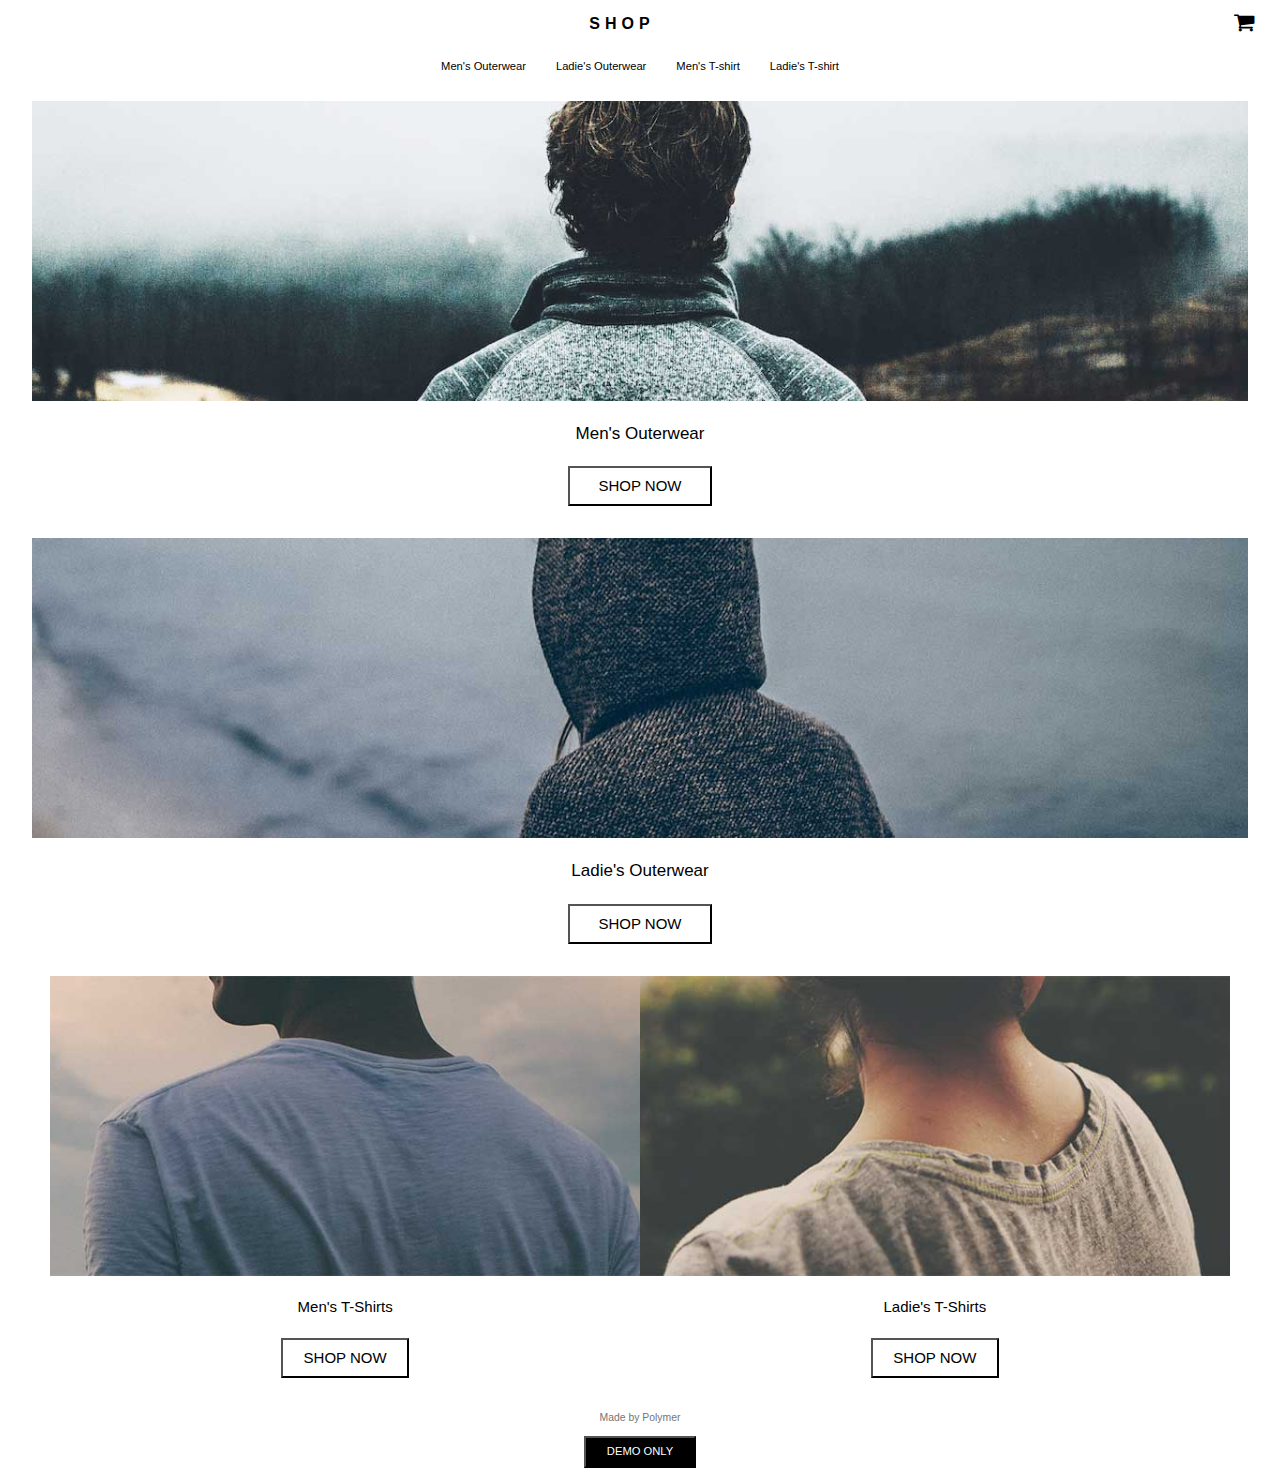
<file: index.html>
<!DOCTYPE html>
<html lang="en">
  <head>
    <meta charset="UTF-8" />
    <meta name="viewport" content="width=device-width, initial-scale=1.0" />
    <link rel="stylesheet" href="../styles/reset.css" />
    <link rel="icon" type="image/png" sizes="32x32" href="../icon.png" />
    <link
      rel="stylesheet"
      href="https://cdnjs.cloudflare.com/ajax/libs/font-awesome/4.7.0/css/font-awesome.min.css"
    />
    <link rel="stylesheet" href="../styles/styles.css" />
    <title>Home - SHOP</title>
  </head>
  <body>
    <header class="header">
      <div class="navbar">
        <input type="checkbox" id="menu-toggle" class="navdiv" />
        <label for="menu-toggle" class="burger-menu">
          <i class="fa fa-bars" style="font-size: 17px"></i>
        </label>
        <div class="menu-container">
          <nav class="menu-links">
            <a href="./mens-outerwear.html">Men's Outerwear</a>
            <a href="./ladies-outerwear.html">Ladie's Outerwear</a>
            <a href="./men-t-shirts.html">Men's T-shirt</a>
            <a href="./ladies-t-shirts.html">ladie's T-shirt</a>
          </nav>
        </div>
        <label for="menu-toggle" class="overlay"></label>
      </div>

      <a href=""><h1 class="heading">SHOP</h1></a>
      <a href="./cart.html"><i class="fa fa-shopping-cart" style="font-size: 22px"></i></a>
    </header>
    <header class="desktop-header">
      <div class="desktop-menu-container">
        <nav class="desktop-menu-links">
          <a href="./mens-outerwear.html">Men's Outerwear</a>
          <a href="./ladies-outerwear.html">Ladie's Outerwear</a>
          <a href="./men-t-shirts.html">Men's T-shirt</a>
          <a href="./ladies-t-shirts.html">Ladie's T-shirt</a>
        </nav>
      </div>
    </header>
    <main class="main-container">
        <section class="mens-outerwear">
            <a href="./mens-outerwear.html"><img src="../images/mens_outerwear.jpg" alt="this is image" id="mens-outerwear-image"></a>
            <p>Men's Outerwear</p>
            <a href="./mens-outerwear.html"><button>SHOP NOW</button></a>
        </section>
        <section class="ladies-outerwear">
            <a href="./ladies-outerwear.html"><img src="../images/ladies_outerwear.jpg" alt="this is image" id="ladies-outerwear-image"></a>
            <p>Ladie's Outerwear</p>
            <a href="./ladies-outerwear.html"><button>SHOP NOW</button></a>
        </section>
        <section class="t-shirts">
            <section class="mens-t-shirts">
                <a href="./men-t-shirts.html"><img src="../images/mens_tshirts.jpg" alt="this is image" id="mens-t-shirts-image"></a>
                <p>Men's T-Shirts</p>
                <a href="./men-t-shirts.html"><button>SHOP NOW</button></a>
            </section>
            <section class="ladies-t-shirts">
                <a href="./ladies-t-shirts.html"><img src="../images/ladies_tshirts.jpg" alt="this is image" id="ladies-t-shirts-image"></a>
                <p>Ladie's T-Shirts</p>
                <a href="./ladies-t-shirts.html"><button>SHOP NOW</button></a>
            </section>
        </section>
    </main>
    <footer class="footer-class">
        <p>Made by Polymer</p>
        <button>DEMO ONLY</button>
    </footer>
  </body>
</html>
</file>
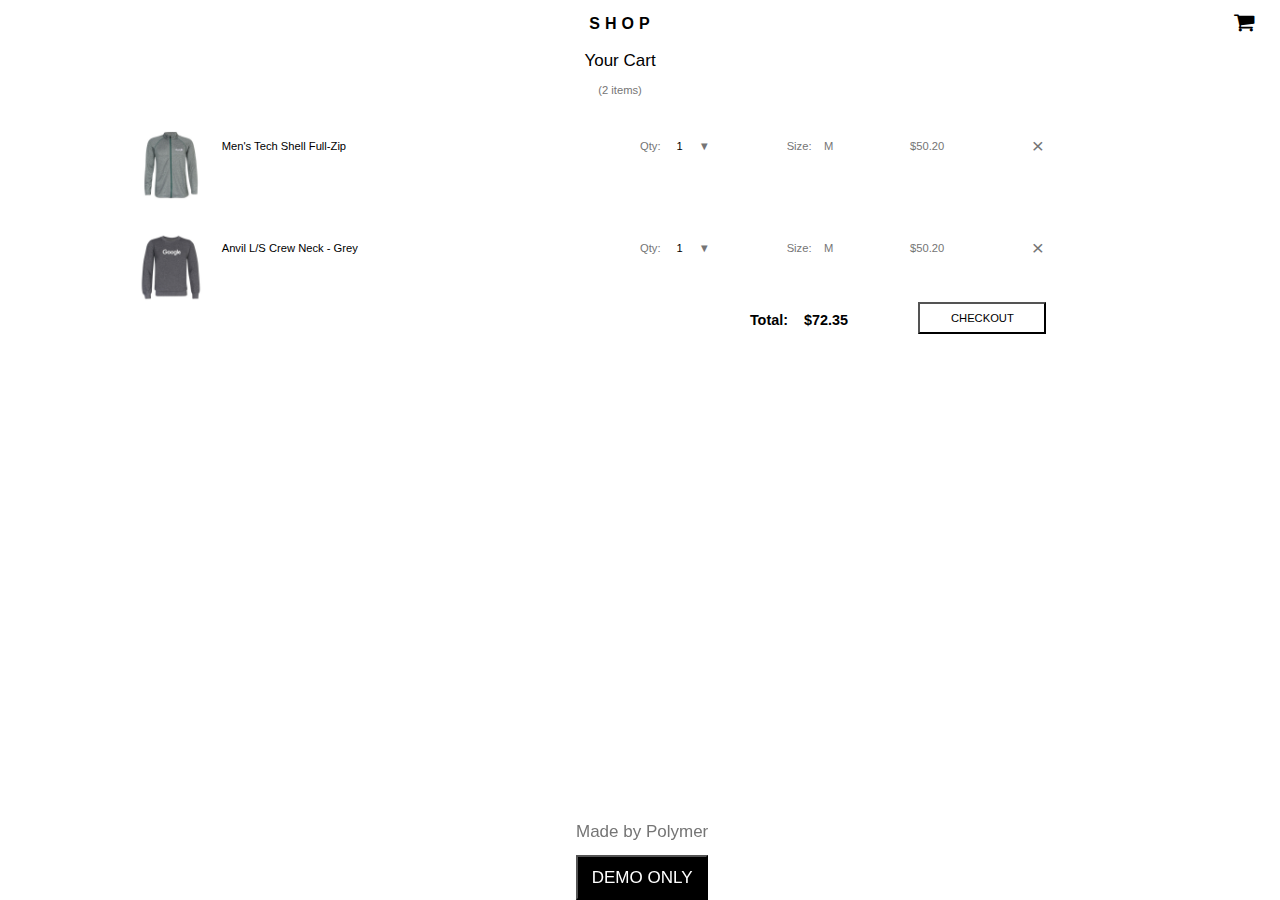
<file: cart.html>
<!DOCTYPE html>
<html lang="en">
  <head>
    <meta charset="UTF-8" />
    <meta name="viewport" content="width=device-width, initial-scale=1.0" />
    <link rel="stylesheet" href="../styles/reset.css" />
    <link rel="icon" type="image/png" sizes="32x32" href="../icon.png" />
    <link
      rel="stylesheet"
      href="https://cdnjs.cloudflare.com/ajax/libs/font-awesome/4.7.0/css/font-awesome.min.css"
    />
    <link rel="stylesheet" href="../styles/styles.css" />
    <title>Your cart - SHOP</title>
  </head>
  <body>
    <header class="header">
      <div class="navbar">
        <input type="checkbox" id="menu-toggle" class="navdiv" />
        <label for="menu-toggle" class="burger-menu">
          <i class="fa fa-bars" style="font-size: 17px"></i>
        </label>
        <div class="menu-container">
          <nav class="menu-links">
            <a href="./mens-outerwear.html">Men's Outerwear</a>
            <a href="./ladies-outerwear.html">Ladie's Outerwear</a>
            <a href="./men-t-shirts.html">Men's T-shirt</a>
            <a href="./ladies-t-shirts.html">ladie's T-shirt</a>
          </nav>
        </div>
        <label for="menu-toggle" class="overlay"></label>
      </div>

      <a href="./index.html"><h1 class="heading">SHOP</h1></a>
      <a href="./cart.html"><i class="fa fa-shopping-cart" style="font-size: 22px"></i></a>
    </header>
    <main class="cart-container">
        <section class="details-header">
            <p>Your Cart</p>
            <p class="item-numbers">(2 items)</p>
        </section>
        <section class="cart-class">
            <img src="../images/mes_outerwear/mens-outerwear-1.jpg">
            <p id="name-seperator">Men's Tech Shell Full-Zip</p>
            <section class="product-details">
                <section class="product-numbers">
                    <p>Qty:</p>
                    <p style="color: black;">1</p>
                    <p>&#9660;</p>
                </section>
                <p>Size:&nbsp;&nbsp;&nbsp;&nbsp;M</p>
                <p>&dollar;50.20</p>
            </section>
            <p class="x-symbol">&times;</p>
        </section>
        <section class="cart-class">
            <img src="../images/mes_outerwear/mens-outerwear-2.jpg">
            <p id="name-seperator">Anvil L/S Crew Neck - Grey</p>
            <section class="product-details">
                <section class="product-numbers">
                    <p>Qty:</p>
                    <p style="color: black;">1</p>
                    <p>&#9660;</p>
                </section>
                <p>Size:&nbsp;&nbsp;&nbsp;&nbsp;M</p>
                <p>&dollar;50.20</p>
            </section>
            <p class="x-symbol">&times;</p>
        </section>
        <section class="cart-total-button">
            <h1 class="total">Total:&nbsp;&nbsp;&nbsp;&nbsp;&dollar;72.35</h1>
            <a href="./checkout.html"><button class="checkout-button">CHECKOUT</button></a>
        </section>
    </main>
    
    <footer id="footer-class-cart" >
        <p>Made by Polymer</p>
        <button>DEMO ONLY</button>
      </footer>
    </body>
  </html>
</file>
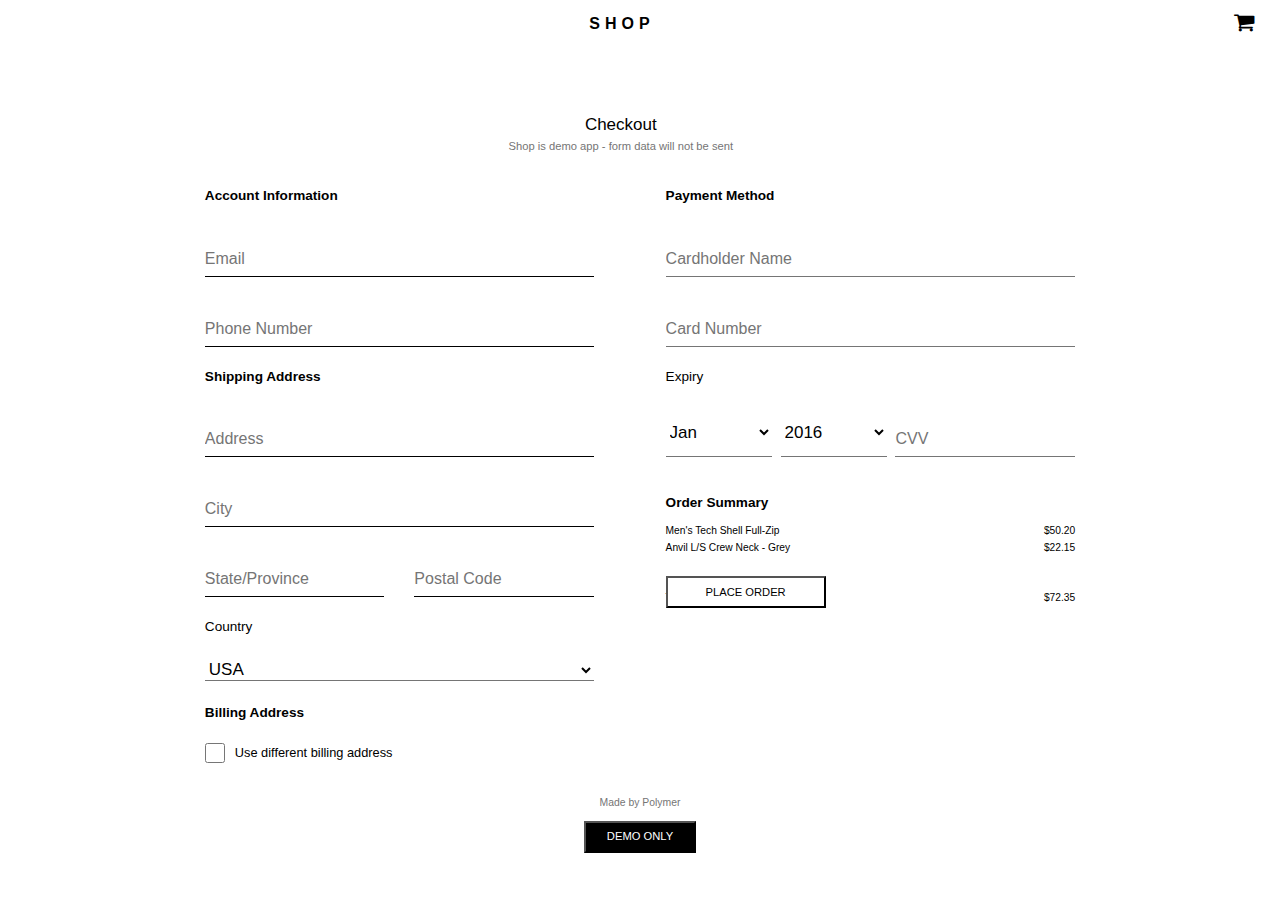
<file: checkout.html>
<!DOCTYPE html>
<html lang="en">
  <head>
    <meta charset="UTF-8" />
    <meta name="viewport" content="width=device-width, initial-scale=1.0" />
    <link rel="stylesheet" href="../styles/reset.css" />
    <link rel="icon" type="image/png" sizes="32x32" href="../icon.png" />
    <link
      rel="stylesheet"
      href="https://cdnjs.cloudflare.com/ajax/libs/font-awesome/4.7.0/css/font-awesome.min.css"
    />
    <link rel="stylesheet" href="../styles/styles.css" />
    <title>Checkout - SHOP</title>
  </head>
  <body>
    <header class="header">
      <div class="navbar">
        <input type="checkbox" id="menu-toggle" class="navdiv" />
        <label for="menu-toggle" class="burger-menu">
          <i class="fa fa-bars" style="font-size: 17px"></i>
        </label>
        <div class="menu-container">
          <nav class="menu-links">
            <a href="./mens-outerwear.html">Men's Outerwear</a>
            <a href="./ladies-outerwear.html">Ladie's Outerwear</a>
            <a href="./men-t-shirts.html">Men's T-shirt</a>
            <a href="./ladies-t-shirts.html">ladie's T-shirt</a>
          </nav>
        </div>
        <label for="menu-toggle" class="overlay"></label>
      </div>

      <a href="./index.html"><h1 class="heading">SHOP</h1></a>
      <a href="./cart.html"
        ><i class="fa fa-shopping-cart" style="font-size: 22px"></i
      ></a>
    </header>
    <main>
      <section class="form-header">
        <p>Checkout</p>
        <p class="item-numbers">
          Shop is demo app - form data will not be sent
        </p>
      </section>
      <section class="details-form">
        <section class="personal-details-main">
          <form class="personal-details" action="">
            <h2>Account Information</h2>
            <div class="input-container">
              <input type="email" name="email" placeholder="Email" required />
            </div>
            <div class="input-container">
              <input
                type="number"
                name="phone"
                placeholder="Phone Number"
                required
              />
            </div>
            <h2>Shipping Address</h2>
            <div class="input-container">
              <input
                type="text"
                name="Address"
                placeholder="Address"
                required
              />
            </div>
            <div class="input-container">
              <input type="text" name="city" placeholder="City" required />
            </div>
            <div class="costal">
              <div class="input-container">
                <input
                  type="text"
                  name="State"
                  placeholder="State/Province"
                  required
                />
              </div>
              <div class="input-container">
                <input
                  type="text"
                  name="Zip"
                  placeholder="Postal Code"
                  required
                />
              </div>
            </div>
            <p>Country</p>
            <div class="input-container">
              <select>
                <option>USA</option>
                <option>Canada</option>
              </select>
            </div>
            <h2>Billing Address</h2>
            <div class="checkbox-class">
              <input type="checkbox" />
              <label> Use different billing address</label>
            </div>
            <div id="billing-address">
              <div class="input-container">
                <input
                  type="text"
                  name="Address"
                  placeholder="Address"
                  required
                />
              </div>
              <div class="input-container">
                <input type="text" name="city" placeholder="City" required />
              </div>
              <div class="costal">
                <div class="input-container">
                  <input
                    type="text"
                    name="State"
                    placeholder="State/Province"
                    required
                  />
                </div>
                <div class="input-container">
                  <input
                    type="text"
                    name="Zip"
                    placeholder="Postal Code"
                    required
                  />
                </div>
              </div>
              <p>Country</p>
              <div class="input-container">
                <select>
                  <option>USA</option>
                  <option>Canada</option>
                </select>
              </div>
            </div>
          </form>
        </section>

        <section class="payment-details">
          <h2>Payment Method</h2>
          <div class="input-container">
            <input type="text" name="name" placeholder="Cardholder Name" />
          </div>
          <div class="input-container">
            <input type="number" placeholder="Card Number" />
          </div>
          <p>Expiry</p>
          <div class="dates-sections">
            <select>
              <option>Jan</option>
              <option>Feb</option>
              <option>Mar</option>
              <option>Apr</option>
              <option>May</option>
              <option>Jun</option>
              <option>Jul</option>
              <option>Aug</option>
              <option>Sep</option>
              <option>Oct</option>
              <option>Nov</option>
              <option>Dec</option>
            </select>
            <select>
              <option>2016</option>
              <option>2017</option>
              <option>2018</option>
              <option>2019</option>
              <option>2020</option>
              <option>2021</option>
              <option>2022</option>
              <option>2023</option>
              <option>2024</option>
              <option>2025</option>
              <option>2026</option>
              <option>2027</option>
            </select>
            <div class="input-container">
              <input type="text" placeholder="CVV" id="CVV" />
            </div>
          </div>
          <div class="order-summary">
            <h2>Order Summary</h2>
            <div class="item1 items">
              <p>Men's Tech Shell Full-Zip</p>
              <p class="item-cost">$50.20</p>
            </div>
            <div class="item2 items">
              <p class="item-cost">Anvil L/S Crew Neck - Grey</p>
              <p>$22.15</p>
            </div>
            <div class="items-total items">
              <p>Total</p>
              <p class="item-cost">$72.35</p>
            </div>
          </div>
          <button type="submit" form="myForm" class="place-order-button">
            PLACE ORDER
          </button>
        </section>
      </section>
    </main>
    <footer class="footer-class" id="Checkout-footer-class">
      <p>Made by Polymer</p>
      <button>DEMO ONLY</button>
    </footer>
  </body>
</html>
</file>
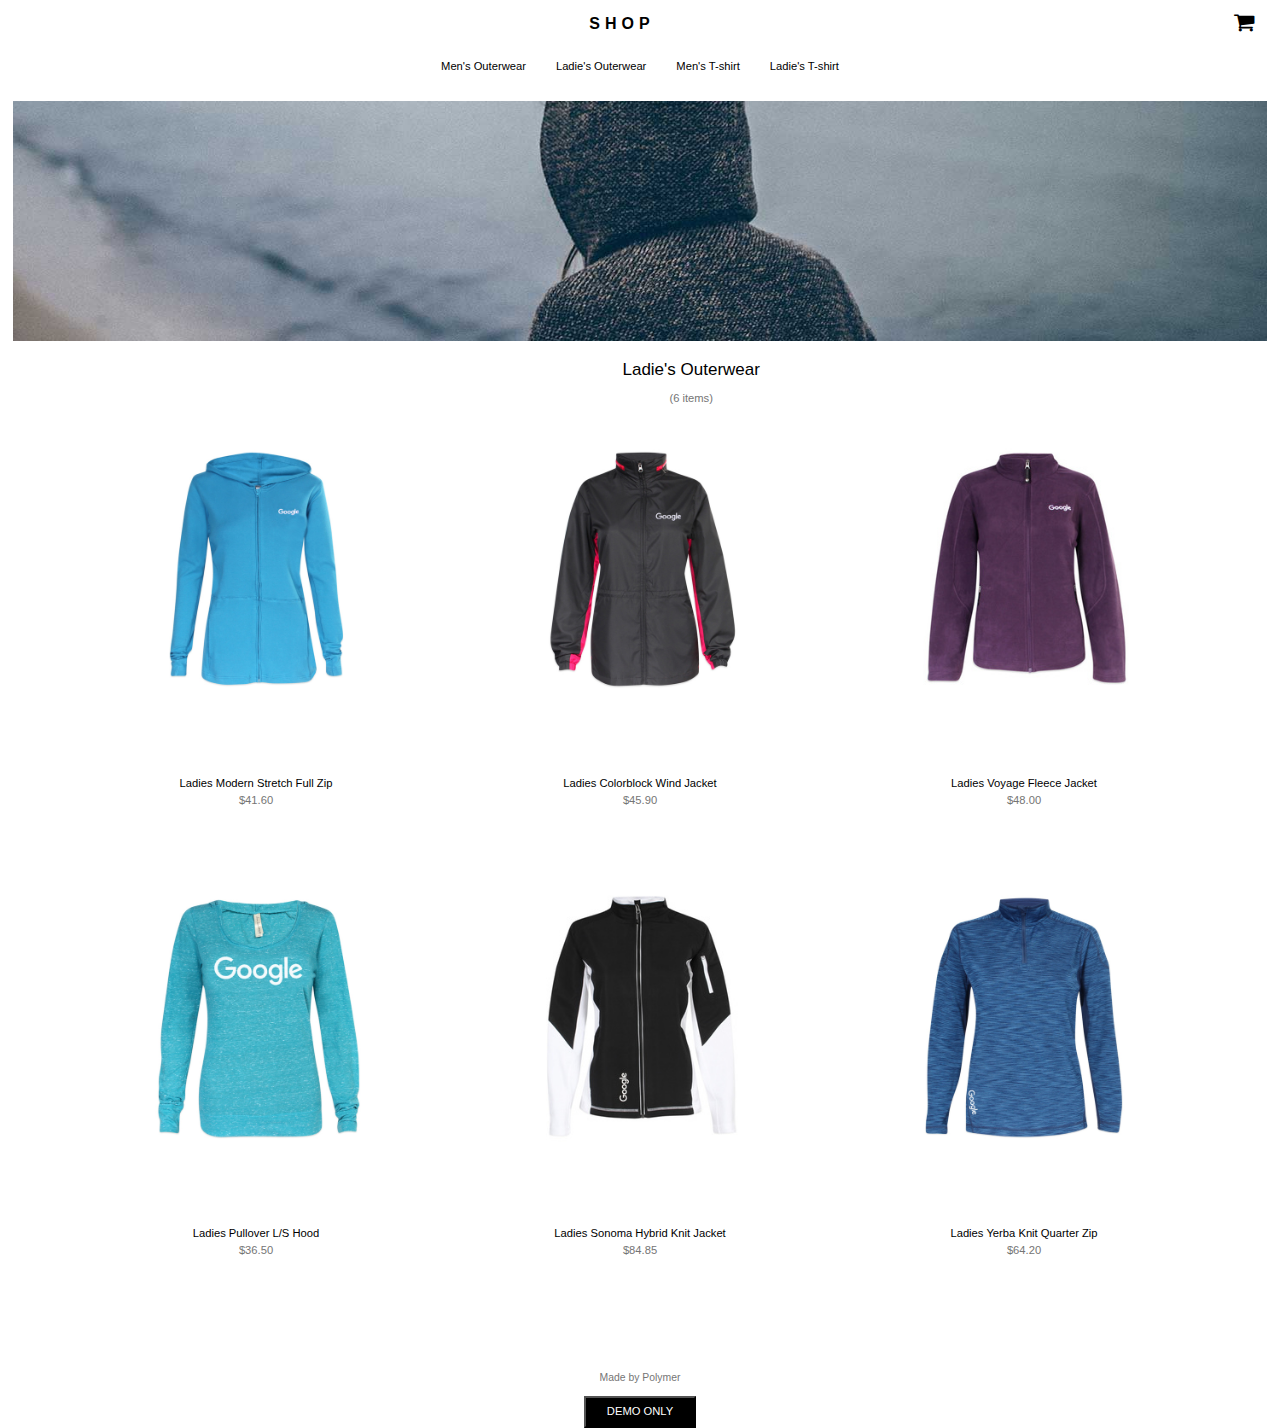
<file: ladies-outerwear.html>
<!DOCTYPE html>
<html lang="en">
  <head>
    <meta charset="UTF-8" />
    <meta name="viewport" content="width=device-width, initial-scale=1.0" />
    <link rel="stylesheet" href="../styles/reset.css" />
    <link rel="icon" type="image/png" sizes="32x32" href="../icon.png" />
    <link
      rel="stylesheet"
      href="https://cdnjs.cloudflare.com/ajax/libs/font-awesome/4.7.0/css/font-awesome.min.css"
    />
    <link rel="stylesheet" href="../styles/styles.css" />
    <title>Ladie's Outerwear - SHOP</title>
  </head>
  <body>
    <header class="header">
      <div class="navbar">
        <input type="checkbox" id="menu-toggle" class="navdiv" />
        <label for="menu-toggle" class="burger-menu">
          <i class="fa fa-bars" style="font-size: 17px"></i>
        </label>
        <div class="menu-container">
          <nav class="menu-links">
            <a href="./mens-outerwear.html">Men's Outerwear</a>
            <a href="./ladies-outerwear.html" id="ladies-outer">Ladie's Outerwear</a>
            <a href="./men-t-shirts.html">Men's T-shirt</a>
            <a href="./ladies-t-shirts.html">ladie's T-shirt</a>
          </nav>
        </div>
        <label for="menu-toggle" class="overlay"></label>
      </div>

      <a href="./index.html"><h1 class="heading">SHOP</h1></a>
      <a href="./cart.html"><i class="fa fa-shopping-cart" style="font-size: 22px"></i></a>
    </header>
    <header class="desktop-header">
      <div class="desktop-menu-container">
        <nav class="desktop-menu-links">
          <a href="./mens-outerwear.html">Men's Outerwear</a>
          <a href="./ladies-outerwear.html">Ladie's Outerwear</a>
          <a href="./men-t-shirts.html">Men's T-shirt</a>
          <a href="./ladies-t-shirts.html">Ladie's T-shirt</a>
        </nav>
      </div>
    </header>
    <img src="../images/ladies_outerwear.jpg" alt="image" id="desktop-ladies-outerwear-image">
    <main>
      <section class="details-header">
        <p>Ladie's Outerwear</p>
        <p class="item-numbers">(6 items)</p>
      </section>
      <section class="item-list">
        <section>
          <a href="./single-page.html">
            <img src="../images/Ladies_outerwear/ladies-outerwear-1.jpg" alt="images">
            <h3>Ladies Modern Stretch Full Zip</h3>
            <p>&dollar;41.60</p>
          </a>
        </section>
        <section>
          <a href="./single-page.html">
            <img src="../images/Ladies_outerwear/ladies-outerwear-2.jpg" alt="images">
            <h3>Ladies Colorblock Wind Jacket</h3>
            <p>&dollar;45.90</p>
          </a>
        </section>
        <section>
          <a href="./single-page.html">
            <img src="../images/Ladies_outerwear/ladies-outerwear-3.jpg" alt="images">
            <h3>Ladies Voyage Fleece Jacket</h3>
            <p>&dollar;48.00</p>
          </a>
        </section>
        <section>
          <a href="./single-page.html">
            <img src="../images/Ladies_outerwear/ladies-outerwear-4.jpg" alt="images">
            <h3>Ladies Pullover L/S Hood</h3>
            <p>&dollar;36.50</p>
          </a>
        </section>
        <section>
          <a href="./single-page.html">
            <img src="../images/Ladies_outerwear/ladies-outerwear-5.jpg" alt="images">
            <h3>Ladies Sonoma Hybrid Knit Jacket</h3>
            <p>&dollar;84.85</p>
          </a>
        </section>
        <section>
          <a href="./single-page.html">
            <img src="../images/Ladies_outerwear/ladies-outerwear-6.jpg" alt="images">
            <h3>Ladies Yerba Knit Quarter Zip</h3>
            <p>&dollar;64.20</p>
          </a>
        </section>
      </section>
    </main>
    <footer class="footer-class">
      <p>Made by Polymer</p>
      <button>DEMO ONLY</button>
    </footer>
  </body>
</html>
</file>
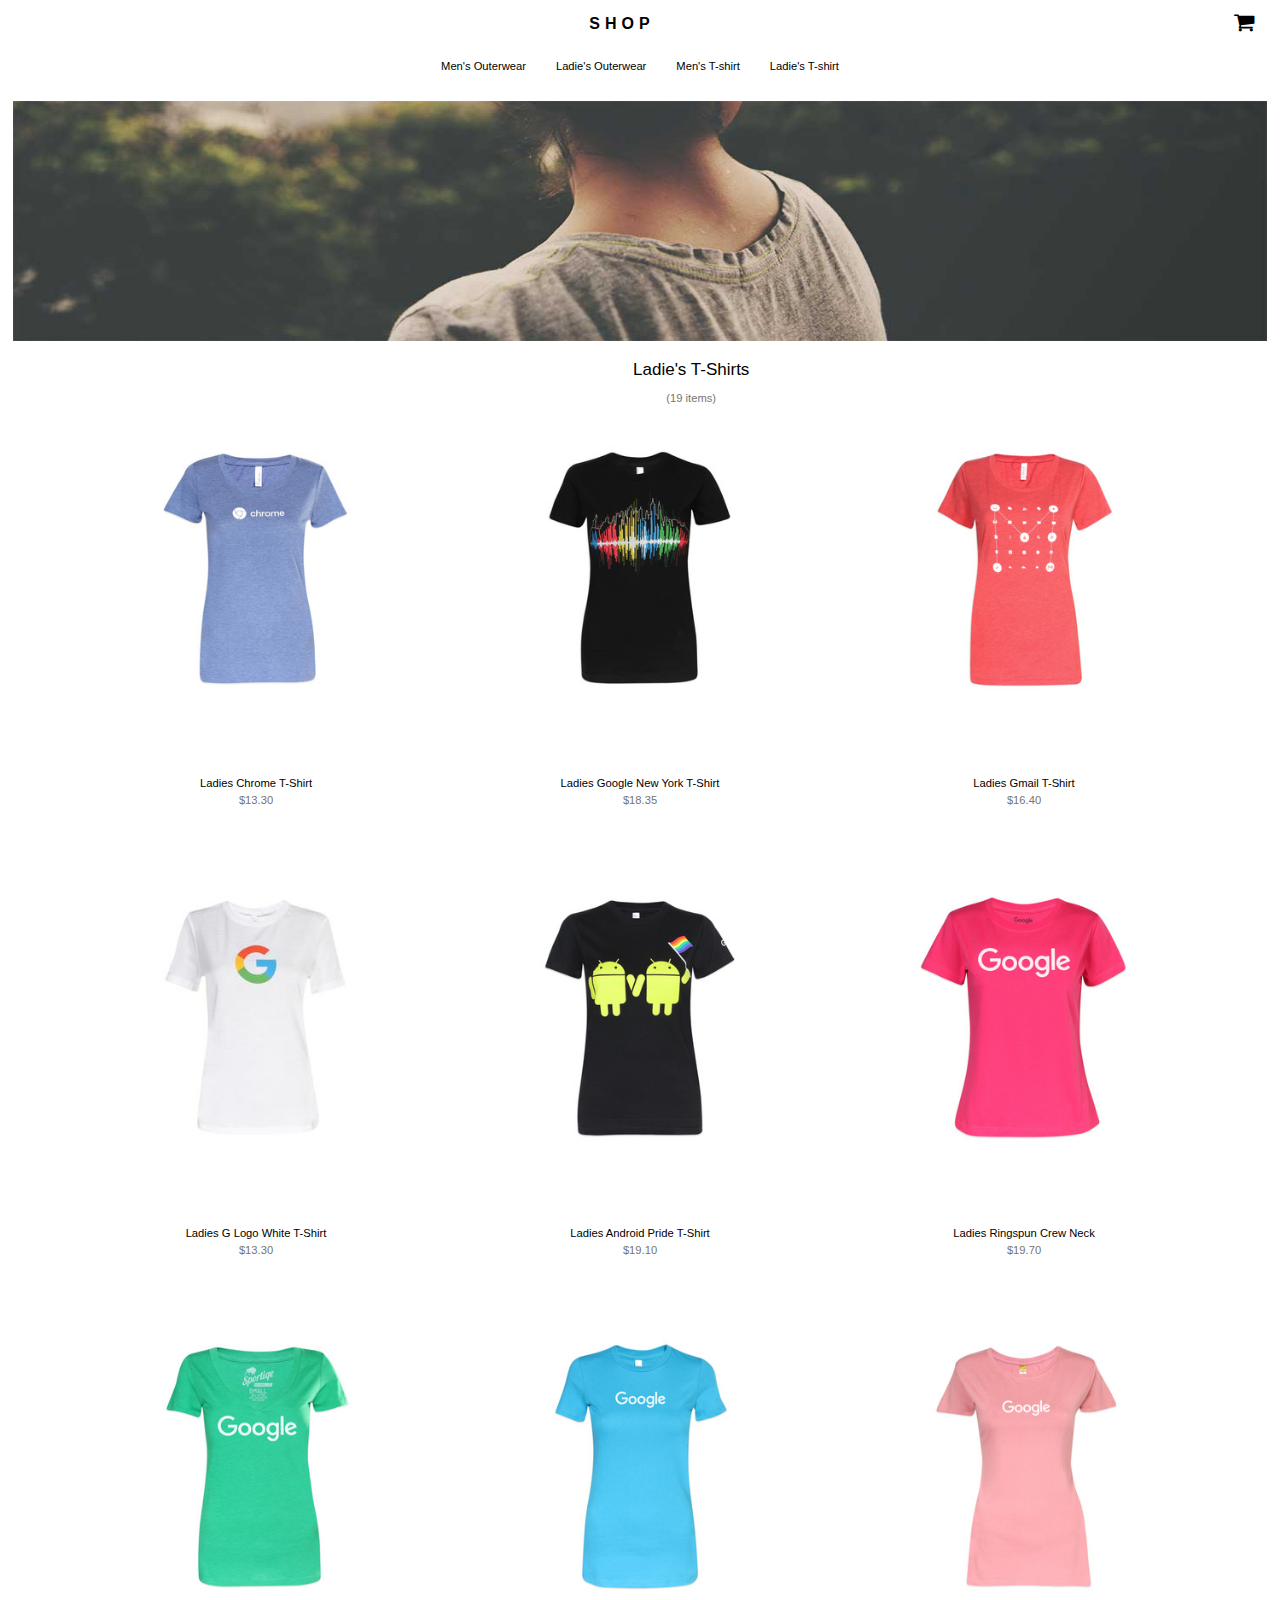
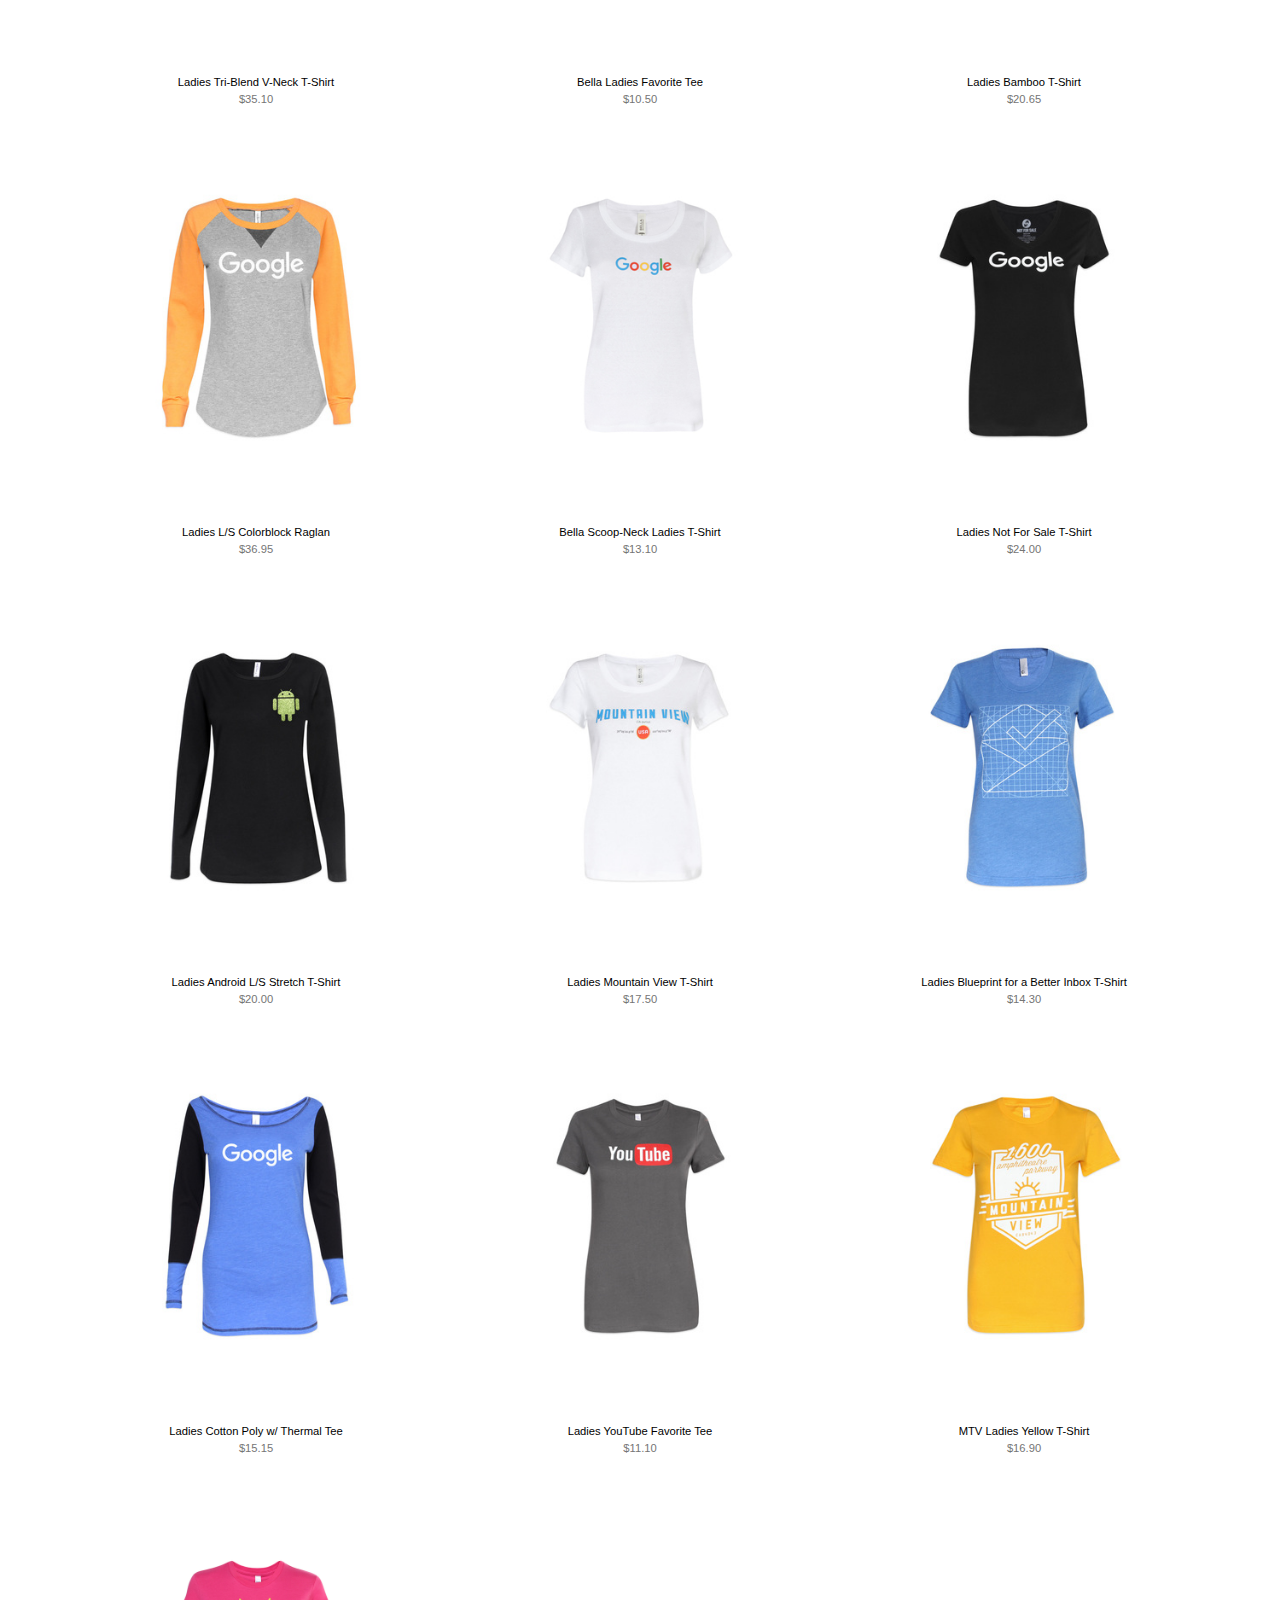
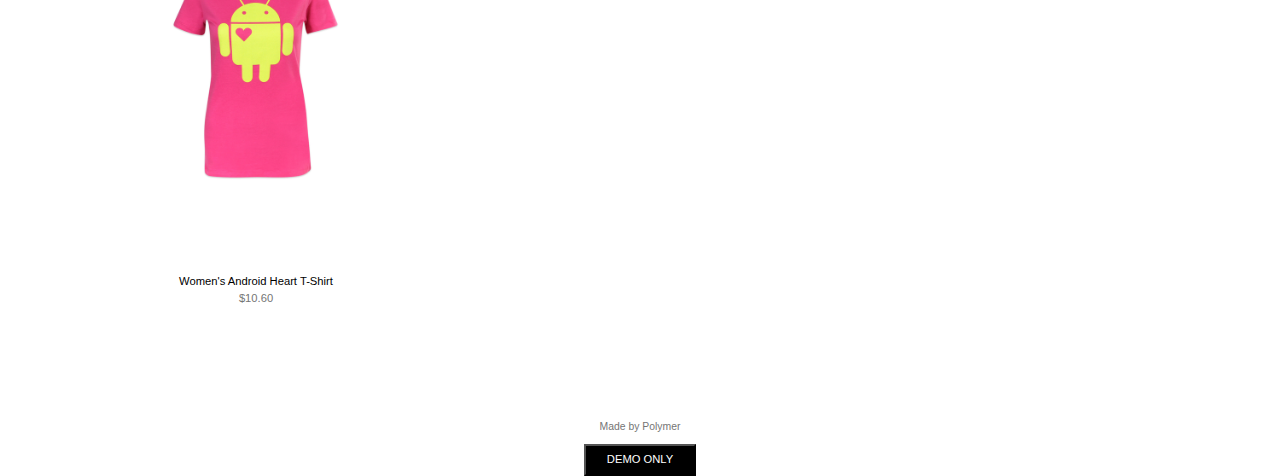
<file: ladies-t-shirts.html>
<!DOCTYPE html>
<html lang="en">
  <head>
    <meta charset="UTF-8" />
    <meta name="viewport" content="width=device-width, initial-scale=1.0" />
    <link rel="stylesheet" href="../styles/reset.css" />
    <link rel="icon" type="image/png" sizes="32x32" href="../icon.png" />
    <link
      rel="stylesheet"
      href="https://cdnjs.cloudflare.com/ajax/libs/font-awesome/4.7.0/css/font-awesome.min.css"
    />
    <link rel="stylesheet" href="../styles/styles.css" />
    <title>Ladies T-Shirts - SHOP</title>
  </head>
  <body>
    <header class="header">
      <div class="navbar">
        <input type="checkbox" id="menu-toggle" class="navdiv" />
        <label for="menu-toggle" class="burger-menu">
          <i class="fa fa-bars" style="font-size: 17px"></i>
        </label>
        <div class="menu-container">
          <nav class="menu-links">
            <a href="./mens-outerwear.html">Men's Outerwear</a>
            <a href="./ladies-outerwear.html">Ladie's Outerwear</a>
            <a href="./men-t-shirts.html">Men's T-shirt</a>
            <a href="./ladies-t-shirts.html">ladie's T-shirt</a>
          </nav>
        </div>
        <label for="menu-toggle" class="overlay"></label>
      </div>

      <a href="./index.html"><h1 class="heading">SHOP</h1></a>
      <a href="./cart.html"><i class="fa fa-shopping-cart" style="font-size: 22px"></i></a>
    </header>
    <header class="desktop-header">
      <div class="desktop-menu-container">
        <nav class="desktop-menu-links">
          <a href="./mens-outerwear.html">Men's Outerwear</a>
          <a href="./ladies-outerwear.html">Ladie's Outerwear</a>
          <a href="./men-t-shirts.html">Men's T-shirt</a>
          <a href="./ladies-t-shirts.html">Ladie's T-shirt</a>
        </nav>
      </div>
    </header>
    <img src="../images/ladies_tshirts.jpg" alt="image" id="desktop-ladies-t-shirt-image">
    <main>
      <section class="details-header">
        <p>Ladie's T-Shirts</p>
        <p class="item-numbers">(19 items)</p>
      </section>
      <section class="item-list">
        <section>
          <a href="./single-page.html">
            <img src="../images/ladies-t-shirt/ladies-t-shirt-1.jpg" alt="images">
            <h3>Ladies Chrome T-Shirt</h3>
            <p>&dollar;13.30</p>
          </a>
        </section>
        <section>
          <a href="./single-page.html">
            <img src="../images/ladies-t-shirt/ladies-t-shirt-2.jpg" alt="images">
            <h3>Ladies Google New York T-Shirt</h3>
            <p>&dollar;18.35</p>
          </a>
        </section>
        <section>
          <a href="./single-page.html">
            <img src="../images/ladies-t-shirt/ladies-t-shirt-3.jpg" alt="images">
            <h3>Ladies Gmail T-Shirt</h3>
            <p>&dollar;16.40</p>
          </a>
        </section>
        <section>
          <a href="./single-page.html">
            <img src="../images/ladies-t-shirt/ladies-t-shirt-4.jpg" alt="images">
            <h3>Ladies G Logo White T-Shirt</h3>
            <p>&dollar;13.30</p>
          </a>
        </section>
        <section>
          <a href="./single-page.html">
            <img src="../images/ladies-t-shirt/ladies-t-shirt-5.jpg" alt="images">
            <h3>Ladies Android Pride T-Shirt</h3>
            <p>&dollar;19.10</p>
          </a>
        </section>
        <section>
          <a href="./single-page.html">
            <img src="../images/ladies-t-shirt/ladies-t-shirt-6.jpg" alt="images">
            <h3>Ladies Ringspun Crew Neck</h3>
            <p>&dollar;19.70</p>
          </a>
        </section>
        <section>
          <a href="./single-page.html">
            <img src="../images/ladies-t-shirt/ladies-t-shirt-7.jpg" alt="images">
            <h3>Ladies Tri-Blend V-Neck T-Shirt</h3>
            <p>&dollar;35.10</p>
          </a>
        </section>
        <section>
          <a href="./single-page.html">
            <img src="../images/ladies-t-shirt/ladies-t-shirt-8.jpg" alt="images">
            <h3>Bella Ladies Favorite Tee</h3>
            <p>&dollar;10.50</p>
          </a>
        </section>
        <section>
          <a href="./single-page.html">
            <img src="../images/ladies-t-shirt/ladies-t-shirt-9.jpg" alt="images">
            <h3>Ladies Bamboo T-Shirt</h3>
            <p>&dollar;20.65</p>
          </a>
        </section>
        <section>
          <a href="./single-page.html">
            <img src="../images/ladies-t-shirt/ladies-t-shirt-10.jpg" alt="images">
            <h3>Ladies L/S Colorblock Raglan</h3>
            <p>&dollar;36.95</p>
          </a>
        </section>
        <section>
          <a href="./single-page.html">
            <img src="../images/ladies-t-shirt/ladies-t-shirt-11.jpg" alt="images">
            <h3>Bella Scoop-Neck Ladies T-Shirt</h3>
            <p>&dollar;13.10</p>
          </a>
        </section>
        <section>
          <a href="./single-page.html">
            <img src="../images/ladies-t-shirt/ladies-t-shirt-12.jpg" alt="images">
            <h3>Ladies Not For Sale T-Shirt</h3>
            <p>&dollar;24.00</p>
          </a>
        </section>
        <section>
          <a href="./single-page.html">
            <img src="../images/ladies-t-shirt/ladies-t-shirt-13.jpg" alt="images">
            <h3>Ladies Android L/S Stretch T-Shirt</h3>
            <p>&dollar;20.00</p>
          </a>
        </section>
        <section>
          <a href="./single-page.html">
            <img src="../images/ladies-t-shirt/ladies-t-shirt-14.jpg" alt="images">
            <h3>Ladies Mountain View T-Shirt</h3>
            <p>&dollar;17.50</p>
          </a>
        </section>
        <section>
          <a href="./single-page.html">
            <img src="../images/ladies-t-shirt/ladies-t-shirt-15.jpg" alt="images">
            <h3>Ladies Blueprint for a Better Inbox T-Shirt</h3>
            <p>&dollar;14.30</p>
          </a>
        </section>
        <section>
          <a href="./single-page.html">
            <img src="../images/ladies-t-shirt/ladies-t-shirt-16.jpg" alt="images">
            <h3>Ladies Cotton Poly w/ Thermal Tee</h3>
            <p>&dollar;15.15</p>
          </a>
        </section>
        <section>
          <a href="./single-page.html">
            <img src="../images/ladies-t-shirt/ladies-t-shirt-17.jpg" alt="images">
            <h3>Ladies YouTube Favorite Tee</h3>
            <p>&dollar;11.10</p>
          </a>
        </section>
        <section>
          <a href="./single-page.html">
            <img src="../images/ladies-t-shirt/ladies-t-shirt-18.jpg" alt="images">
            <h3>MTV Ladies Yellow T-Shirt</h3>
            <p>&dollar;16.90</p>
          </a>
        </section>
        <section>
          <a href="./single-page.html">
            <img src="../images/ladies-t-shirt/ladies-t-shirt-19.jpg" alt="images">
            <h3>Women's Android Heart T-Shirt</h3>
            <p>&dollar;10.60</p>
          </a>
        </section>
      </section>
    </main>
    <footer class="footer-class">
      <p>Made by Polymer</p>
      <button>DEMO ONLY</button>
    </footer>
  </body>
</html>
</file>
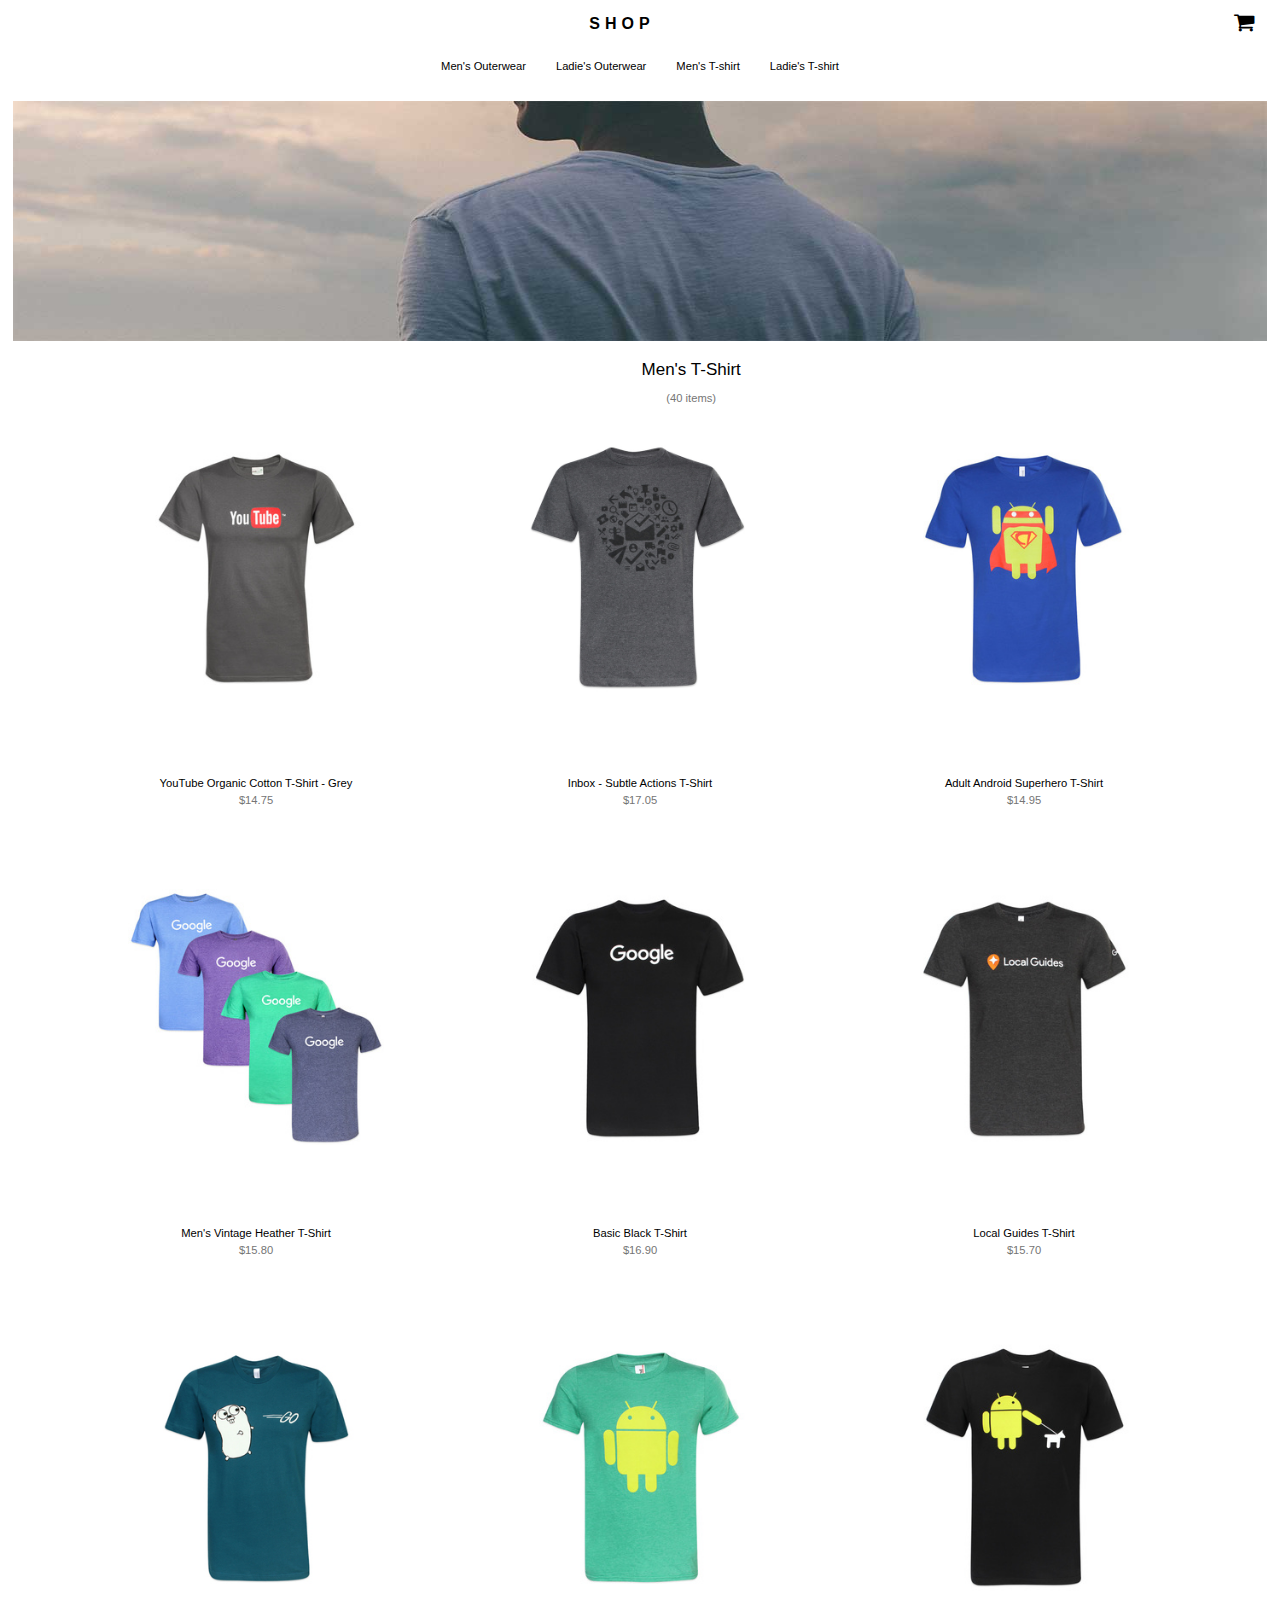
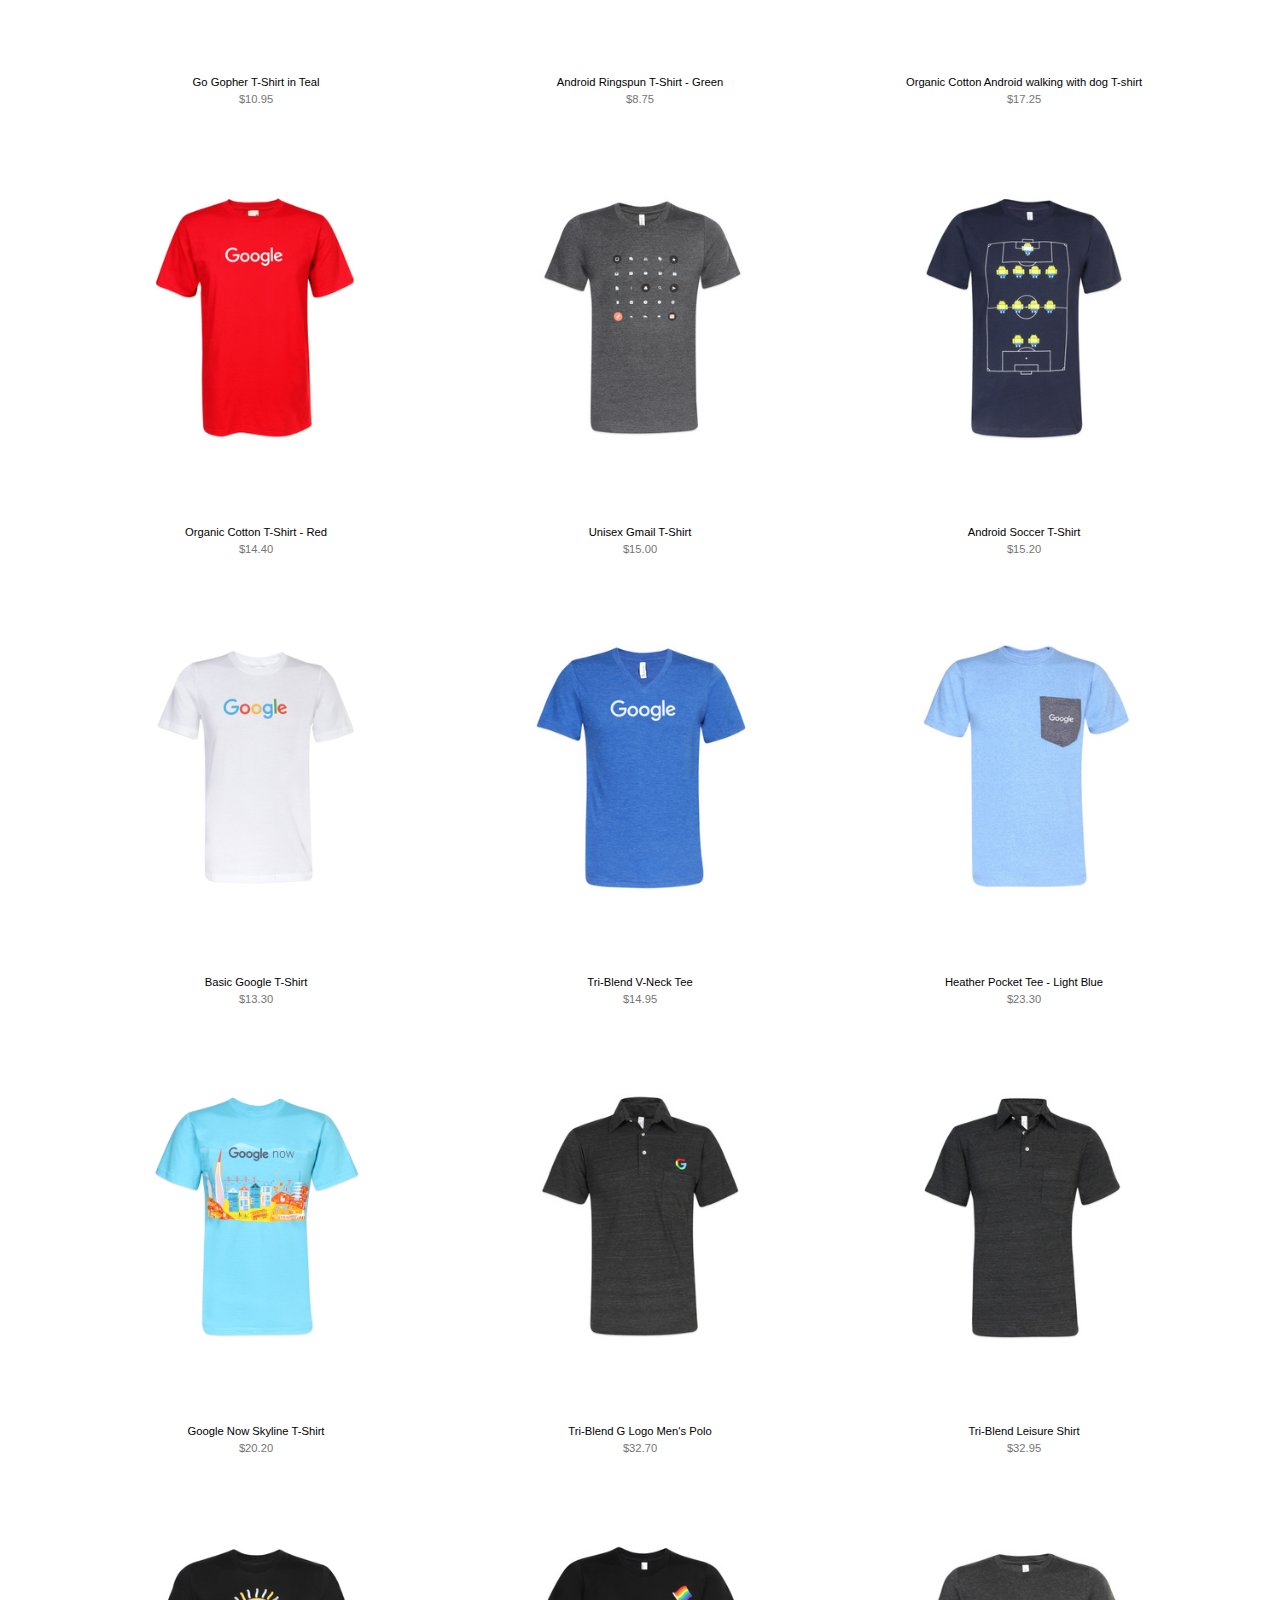
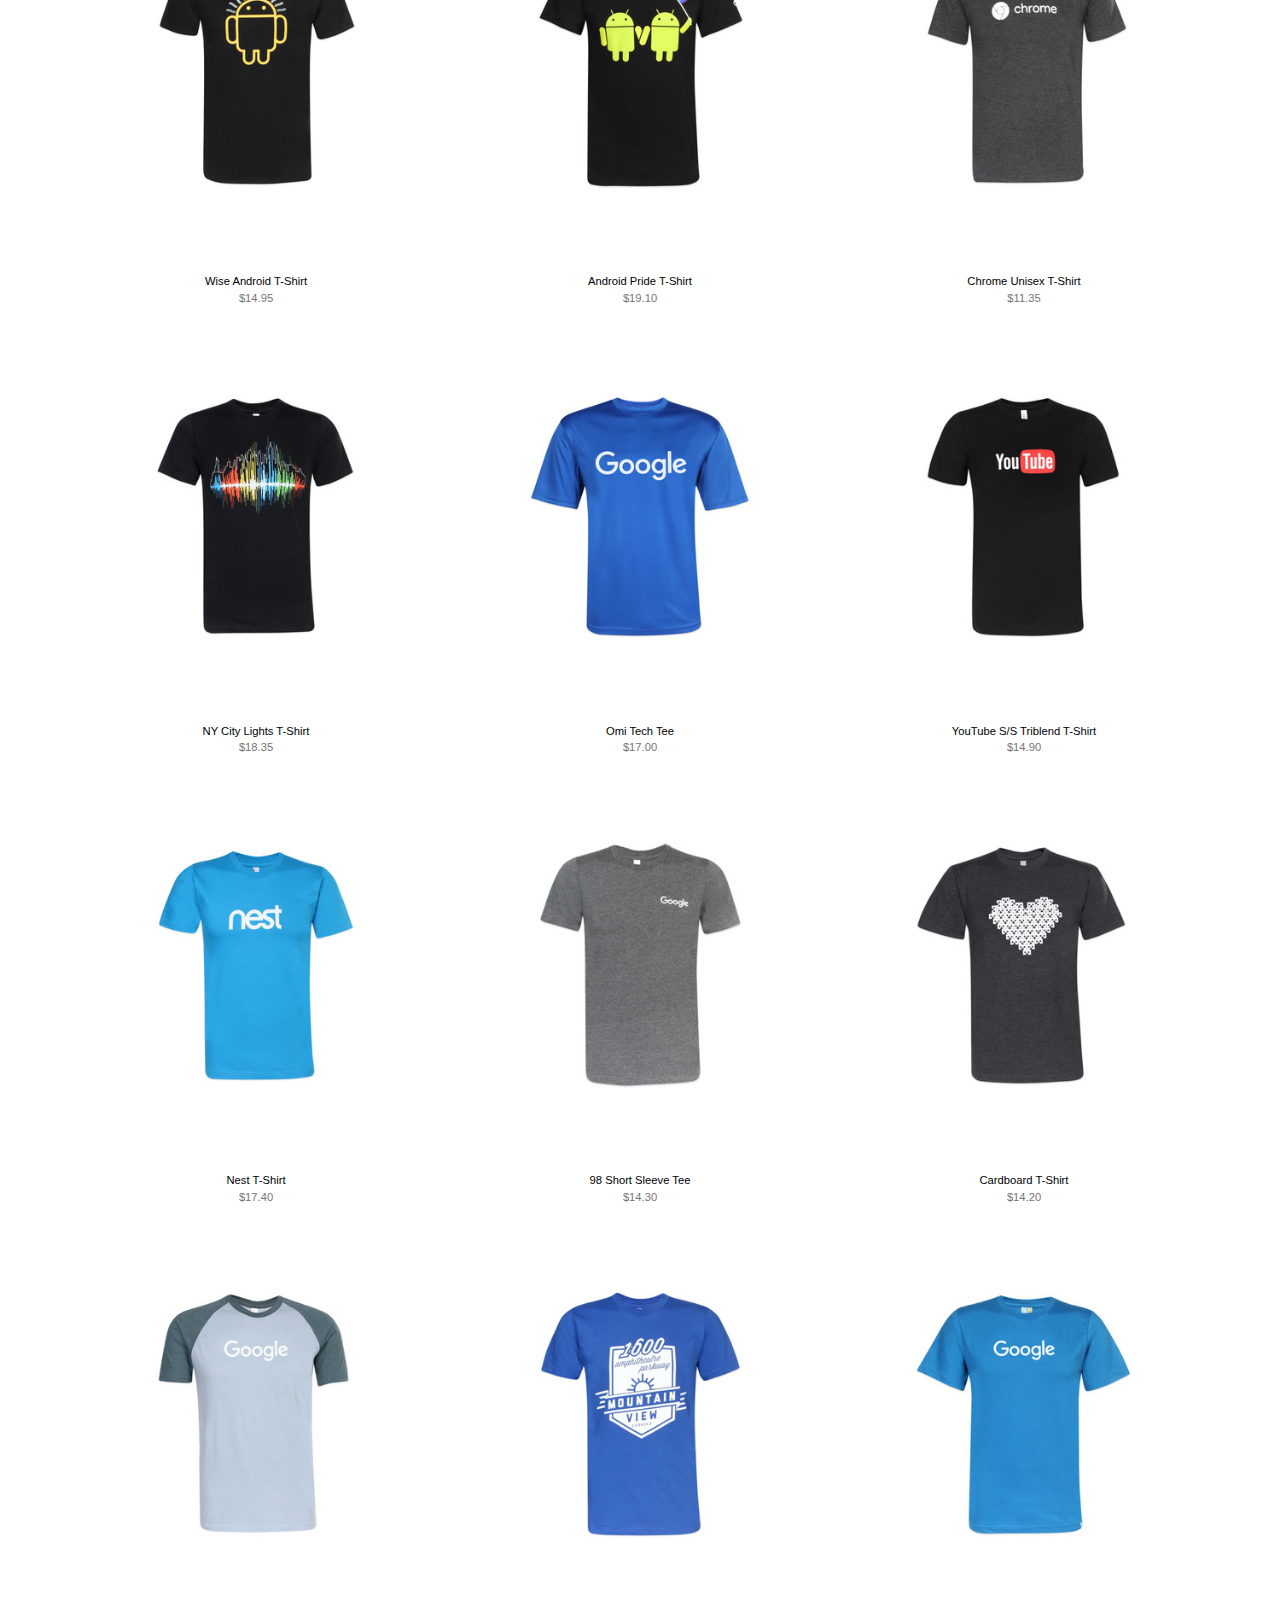
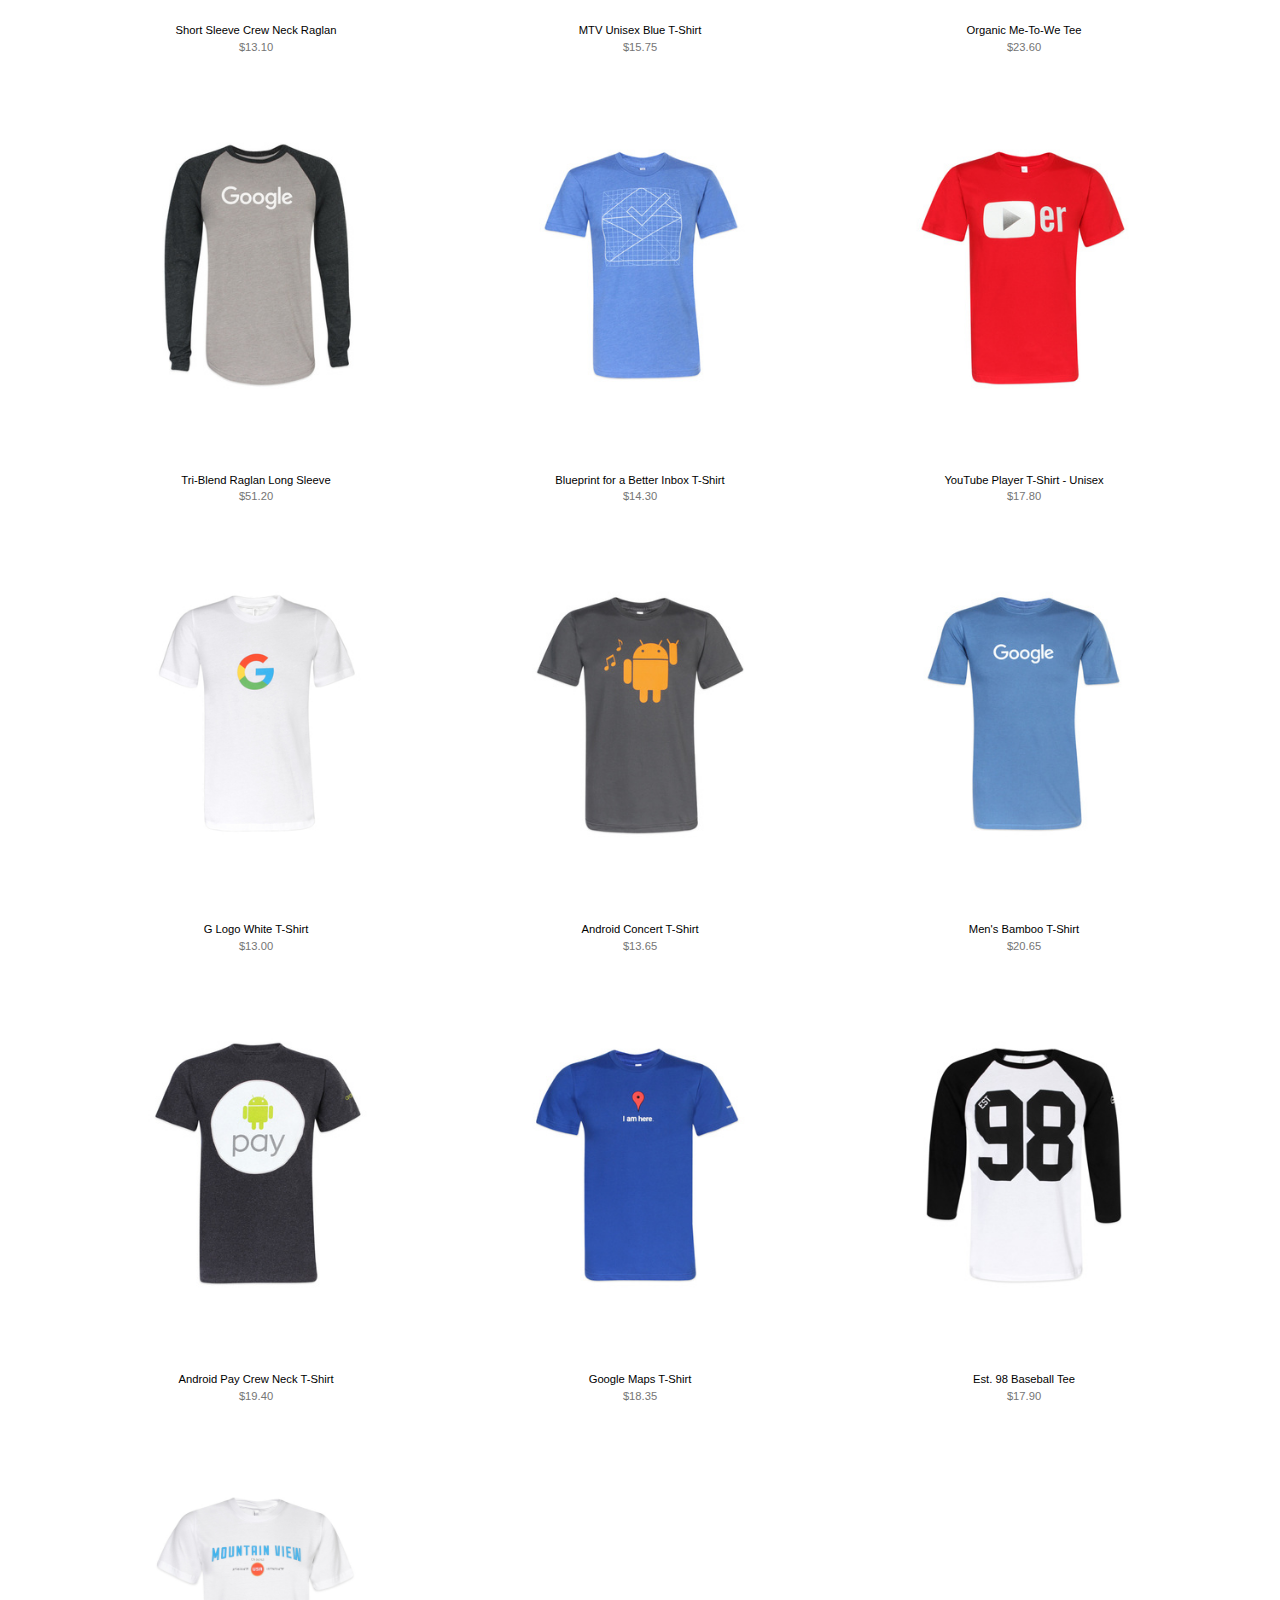
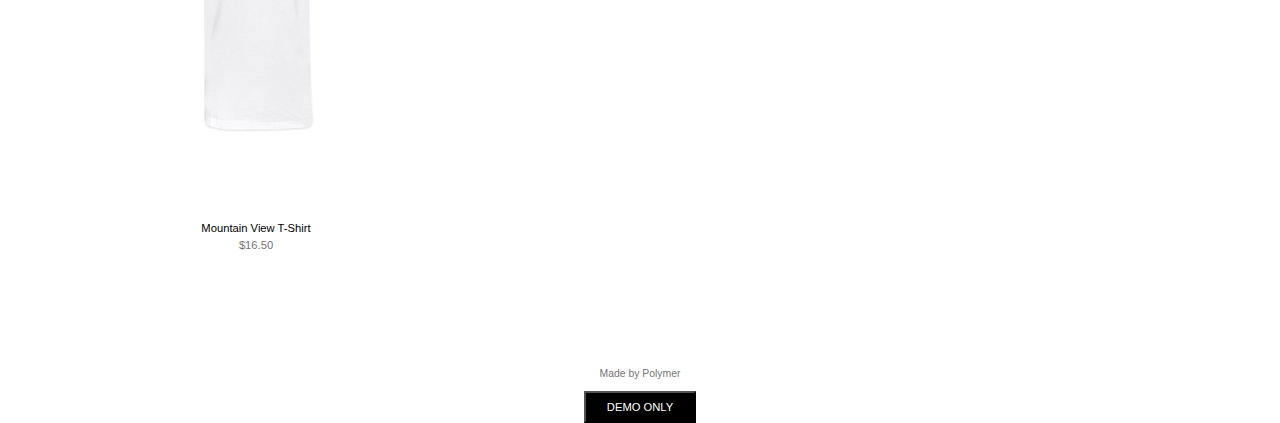
<file: men-t-shirts.html>
<!DOCTYPE html>
<html lang="en">
  <head>
    <meta charset="UTF-8" />
    <meta name="viewport" content="width=device-width, initial-scale=1.0" />
    <link rel="stylesheet" href="../styles/reset.css" />
    <link rel="icon" type="image/png" sizes="32x32" href="../icon.png" />
    <link
      rel="stylesheet"
      href="https://cdnjs.cloudflare.com/ajax/libs/font-awesome/4.7.0/css/font-awesome.min.css"
    />
    <link rel="stylesheet" href="../styles/styles.css" />
    <title>Mens's T-Shirts - SHOP</title>
  </head>
  <body>
    <header class="header">
      <div class="navbar">
        <input type="checkbox" id="menu-toggle" class="navdiv" />
        <label for="menu-toggle" class="burger-menu">
          <i class="fa fa-bars" style="font-size: 17px"></i>
        </label>
        <div class="menu-container">
          <nav class="menu-links">
            <a href="./mens-outerwear.html">Men's Outerwear</a>
            <a href="./ladies-outerwear.html">Ladie's Outerwear</a>
            <a href="./men-t-shirts.html">Men's T-shirt</a>
            <a href="./ladies-t-shirts.html">ladie's T-shirt</a>
          </nav>
        </div>
        <label for="menu-toggle" class="overlay"></label>
      </div>

      <a href="./index.html"><h1 class="heading">SHOP</h1></a>
      <a href="./cart.html"><i class="fa fa-shopping-cart" style="font-size: 22px"></i></a>
    </header>
    <header class="desktop-header">
      <div class="desktop-menu-container">
        <nav class="desktop-menu-links">
          <a href="./mens-outerwear.html">Men's Outerwear</a>
          <a href="./ladies-outerwear.html">Ladie's Outerwear</a>
          <a href="./men-t-shirts.html">Men's T-shirt</a>
          <a href="./ladies-t-shirts.html">Ladie's T-shirt</a>
        </nav>
      </div>
    </header>
    <img src="../images/mens_tshirts.jpg" alt="image" id="desktop-mens-t-shirt-image">
    <main>
      <section class="details-header">
        <p>Men's T-Shirt</p>
        <p class="item-numbers">(40 items)</p>
      </section>
      <section class="item-list">
        <section>
          <a href="./single-page.html">
            <img src="../images/mens-t-shirts/mens-t-shirts-1.jpg" alt="images">
            <h3>YouTube Organic Cotton T-Shirt - Grey</h3>
            <p>&dollar;14.75</p>
          </a>
        </section>
        <section>
          <a href="./single-page.html">
            <img src="../images/mens-t-shirts/mens-t-shirts-2.jpg" alt="images">
            <h3>Inbox - Subtle Actions T-Shirt</h3>
            <p>&dollar;17.05</p>
          </a>
        </section>
        <section>
          <a href="./single-page.html">
            <img src="../images/mens-t-shirts/mens-t-shirts-3.jpg" alt="images">
            <h3>Adult Android Superhero T-Shirt</h3>
            <p>&dollar;14.95</p>
          </a>
        </section>
        <section>
          <a href="./single-page.html">
            <img src="../images/mens-t-shirts/mens-t-shirts-4.jpg" alt="images">
            <h3>Men's Vintage Heather T-Shirt</h3>
            <p>&dollar;15.80</p>
          </a>
        </section>
        <section>
          <a href="./single-page.html">
            <img src="../images/mens-t-shirts/mens-t-shirts-5.jpg" alt="images">
            <h3>Basic Black T-Shirt</h3>
            <p>&dollar;16.90</p>
          </a>
        </section>
        <section>
          <a href="./single-page.html">
            <img src="../images/mens-t-shirts/mens-t-shirts-6.jpg" alt="images">
            <h3>Local Guides T-Shirt</h3>
            <p>&dollar;15.70</p>
          </a>
        </section>
        <section>
          <a href="./single-page.html">
            <img src="../images/mens-t-shirts/mens-t-shirts-7.jpg" alt="images">
            <h3>Go Gopher T-Shirt in Teal</h3>
            <p>&dollar;10.95</p>
          </a>
        </section>
        <section>
          <a href="">
            <img src="../images/mens-t-shirts/mens-t-shirts-8.jpg" alt="images">
            <h3>Android Ringspun T-Shirt - Green</h3>
            <p>&dollar;8.75</p>
          </a>
        </section>
        <section>
          <a href="./single-page.html">
            <img src="../images/mens-t-shirts/mens-t-shirts-9.jpg" alt="images">
            <h3>Organic Cotton Android walking with dog T-shirt</h3>
            <p>&dollar;17.25</p>
          </a>
        </section>
        <section>
          <a href="">
            <img src="../images/mens-t-shirts/mens-t-shirts-10.jpg" alt="images">
            <h3>Organic Cotton T-Shirt - Red</h3>
            <p>&dollar;14.40</p>
          </a>
        </section>
        <section>
          <a href="./single-page.html">
            <img src="../images/mens-t-shirts/mens-t-shirts-11.jpg" alt="images">
            <h3>Unisex Gmail T-Shirt</h3>
            <p>&dollar;15.00</p>
          </a>
        </section>
        <section>
          <a href="">
            <img src="../images/mens-t-shirts/mens-t-shirts-12.jpg" alt="images">
            <h3>Android Soccer T-Shirt</h3>
            <p>&dollar;15.20</p>
          </a>
        </section>
        <section>
          <a href="./single-page.html">
            <img src="../images/mens-t-shirts/mens-t-shirts-13.jpg" alt="images">
            <h3>Basic Google T-Shirt</h3>
            <p>&dollar;13.30</p>
          </a>
        </section>
        <section>
          <a href="./single-page.html">
            <img src="../images/mens-t-shirts/mens-t-shirts-14.jpg" alt="images">
            <h3>Tri-Blend V-Neck Tee</h3>
            <p>&dollar;14.95</p>
          </a>
        </section>
        <section>
          <a href="./single-page.html">
            <img src="../images/mens-t-shirts/mens-t-shirts-15.jpg" alt="images">
            <h3>Heather Pocket Tee - Light Blue</h3>
            <p>&dollar;23.30</p>
          </a>
        </section>
        <section>
          <a href="./single-page.html">
            <img src="../images/mens-t-shirts/mens-t-shirts-16.jpg" alt="images">
            <h3>Google Now Skyline T-Shirt</h3>
            <p>&dollar;20.20</p>
          </a>
        </section>
        <section>
          <a href="./single-page.html">
            <img src="../images/mens-t-shirts/mens-t-shirts-17.jpg" alt="images">
            <h3>Tri-Blend G Logo Men's Polo</h3>
            <p>&dollar;32.70</p>
          </a>
        </section>
        <section>
          <a href="./single-page.html">
            <img src="../images/mens-t-shirts/mens-t-shirts-18.jpg" alt="images">
            <h3>Tri-Blend Leisure Shirt</h3>
            <p>&dollar;32.95</p>
          </a>
        </section>
        <section>
          <a href="./single-page.html">
            <img src="../images/mens-t-shirts/mens-t-shirts-19.jpg" alt="images">
            <h3>Wise Android T-Shirt</h3>
            <p>&dollar;14.95</p>
          </a>
        </section>
        <section>
          <a href="./single-page.html">
            <img src="../images/mens-t-shirts/mens-t-shirts-20.jpg" alt="images">
            <h3>Android Pride T-Shirt</h3>
            <p>&dollar;19.10</p>
          </a>
        </section>
        <section>
          <a href="./single-page.html">
            <img src="../images/mens-t-shirts/mens-t-shirts-21.jpg" alt="images">
            <h3>Chrome Unisex T-Shirt</h3>
            <p>&dollar;11.35</p>
          </a>
        </section>
        <section>
          <a href="./single-page.html">
            <img src="../images/mens-t-shirts/mens-t-shirts-22.jpg" alt="images">
            <h3>NY City Lights T-Shirt</h3>
            <p>&dollar;18.35</p>
          </a>
        </section>
        <section>
          <a href="./single-page.html">
            <img src="../images/mens-t-shirts/mens-t-shirts-23.jpg" alt="images">
            <h3>Omi Tech Tee</h3>
            <p>&dollar;17.00</p>
          </a>
        </section>
        <section>
          <a href="./single-page.html">
            <img src="../images/mens-t-shirts/mens-t-shirts-24.jpg" alt="images">
            <h3>YouTube S/S Triblend T-Shirt</h3>
            <p>&dollar;14.90</p>
          </a>
        </section>
        <section>
          <a href="./single-page.html">
            <img src="../images/mens-t-shirts/mens-t-shirts-25.jpg" alt="images">
            <h3>Nest T-Shirt</h3>
            <p>&dollar;17.40</p>
          </a>
        </section>
        <section>
          <a href="./single-page.html">
            <img src="../images/mens-t-shirts/mens-t-shirts-26.jpg" alt="images">
            <h3>98 Short Sleeve Tee</h3>
            <p>&dollar;14.30</p>
          </a>
        </section>
        <section>
          <a href="./single-page.html">
            <img src="../images/mens-t-shirts/mens-t-shirts-27.jpg" alt="images">
            <h3>Cardboard T-Shirt</h3>
            <p>&dollar;14.20</p>
          </a>
        </section>
        <section>
          <a href="./single-page.html">
            <img src="../images/mens-t-shirts/mens-t-shirts-28.jpg" alt="images">
            <h3>Short Sleeve Crew Neck Raglan</h3>
            <p>&dollar;13.10</p>
          </a>
        </section>

        <section>
          <a href="./single-page.html">
            <img src="../images/mens-t-shirts/mens-t-shirts-29.jpg" alt="images">
            <h3>MTV Unisex Blue T-Shirt</h3>
            <p>&dollar;15.75</p>
          </a>
        </section>
        <section>
          <a href="./single-page.html">
            <img src="../images/mens-t-shirts/mens-t-shirts-30.jpg" alt="images">
            <h3>Organic Me-To-We Tee</h3>
            <p>&dollar;23.60</p>
          </a>
        </section>
        <section>
          <a href="./single-page.html">
            <img src="../images/mens-t-shirts/mens-t-shirts-31.jpg" alt="images">
            <h3>Tri-Blend Raglan Long Sleeve</h3>
            <p>&dollar;51.20</p>
          </a>
        </section>
        <section>
          <a href="./single-page.html">
            <img src="../images/mens-t-shirts/mens-t-shirts-32.jpg" alt="images">
            <h3>Blueprint for a Better Inbox T-Shirt</h3>
            <p>&dollar;14.30</p>
          </a>
        </section>
        <section>
          <a href="./single-page.html">
            <img src="../images/mens-t-shirts/mens-t-shirts-33.jpg" alt="images">
            <h3>YouTube Player T-Shirt - Unisex</h3>
            <p>&dollar;17.80</p>
          </a>
        </section>
        <section>
          <a href="">
            <img src="../images/mens-t-shirts/mens-t-shirts-34.jpg" alt="images">
            <h3>G Logo White T-Shirt</h3>
            <p>&dollar;13.00</p>
          </a>
        </section>
        <section>
          <a href="./single-page.html">
            <img src="../images/mens-t-shirts/mens-t-shirts-35.jpg" alt="images">
            <h3>Android Concert T-Shirt</h3>
            <p>&dollar;13.65</p>
          </a>
        </section>
        <section>
          <a href="./single-page.html">
            <img src="../images/mens-t-shirts/mens-t-shirts-36.jpg" alt="images">
            <h3>Men's Bamboo T-Shirt</h3>
            <p>&dollar;20.65</p>
          </a>
        </section>
        <section>
          <a href="./single-page.html">
            <img src="../images/mens-t-shirts/mens-t-shirts-37.jpg" alt="images">
            <h3>Android Pay Crew Neck T-Shirt</h3>
            <p>&dollar;19.40</p>
          </a>
        </section>
        <section>
          <a href="./single-page.html">
            <img src="../images/mens-t-shirts/mens-t-shirts-38.jpg" alt="images">
            <h3>Google Maps T-Shirt</h3>
            <p>&dollar;18.35</p>
          </a>
        </section>
        <section>
          <a href="./single-page.html">
            <img src="../images/mens-t-shirts/mens-t-shirts-39.jpg" alt="images">
            <h3>Est. 98 Baseball Tee</h3>
            <p>&dollar;17.90</p>
          </a>
        </section>
        <section>
          <a href="./single-page.html">
            <img src="../images/mens-t-shirts/mens-t-shirts-40.jpg" alt="images">
            <h3>Mountain View T-Shirt</h3>
            <p>&dollar;16.50</p>
          </a>
        </section>
    </section>
    </main>
    <footer class="footer-class">
      <p>Made by Polymer</p>
      <button>DEMO ONLY</button>
    </footer>
  </body>
</html>
</file>
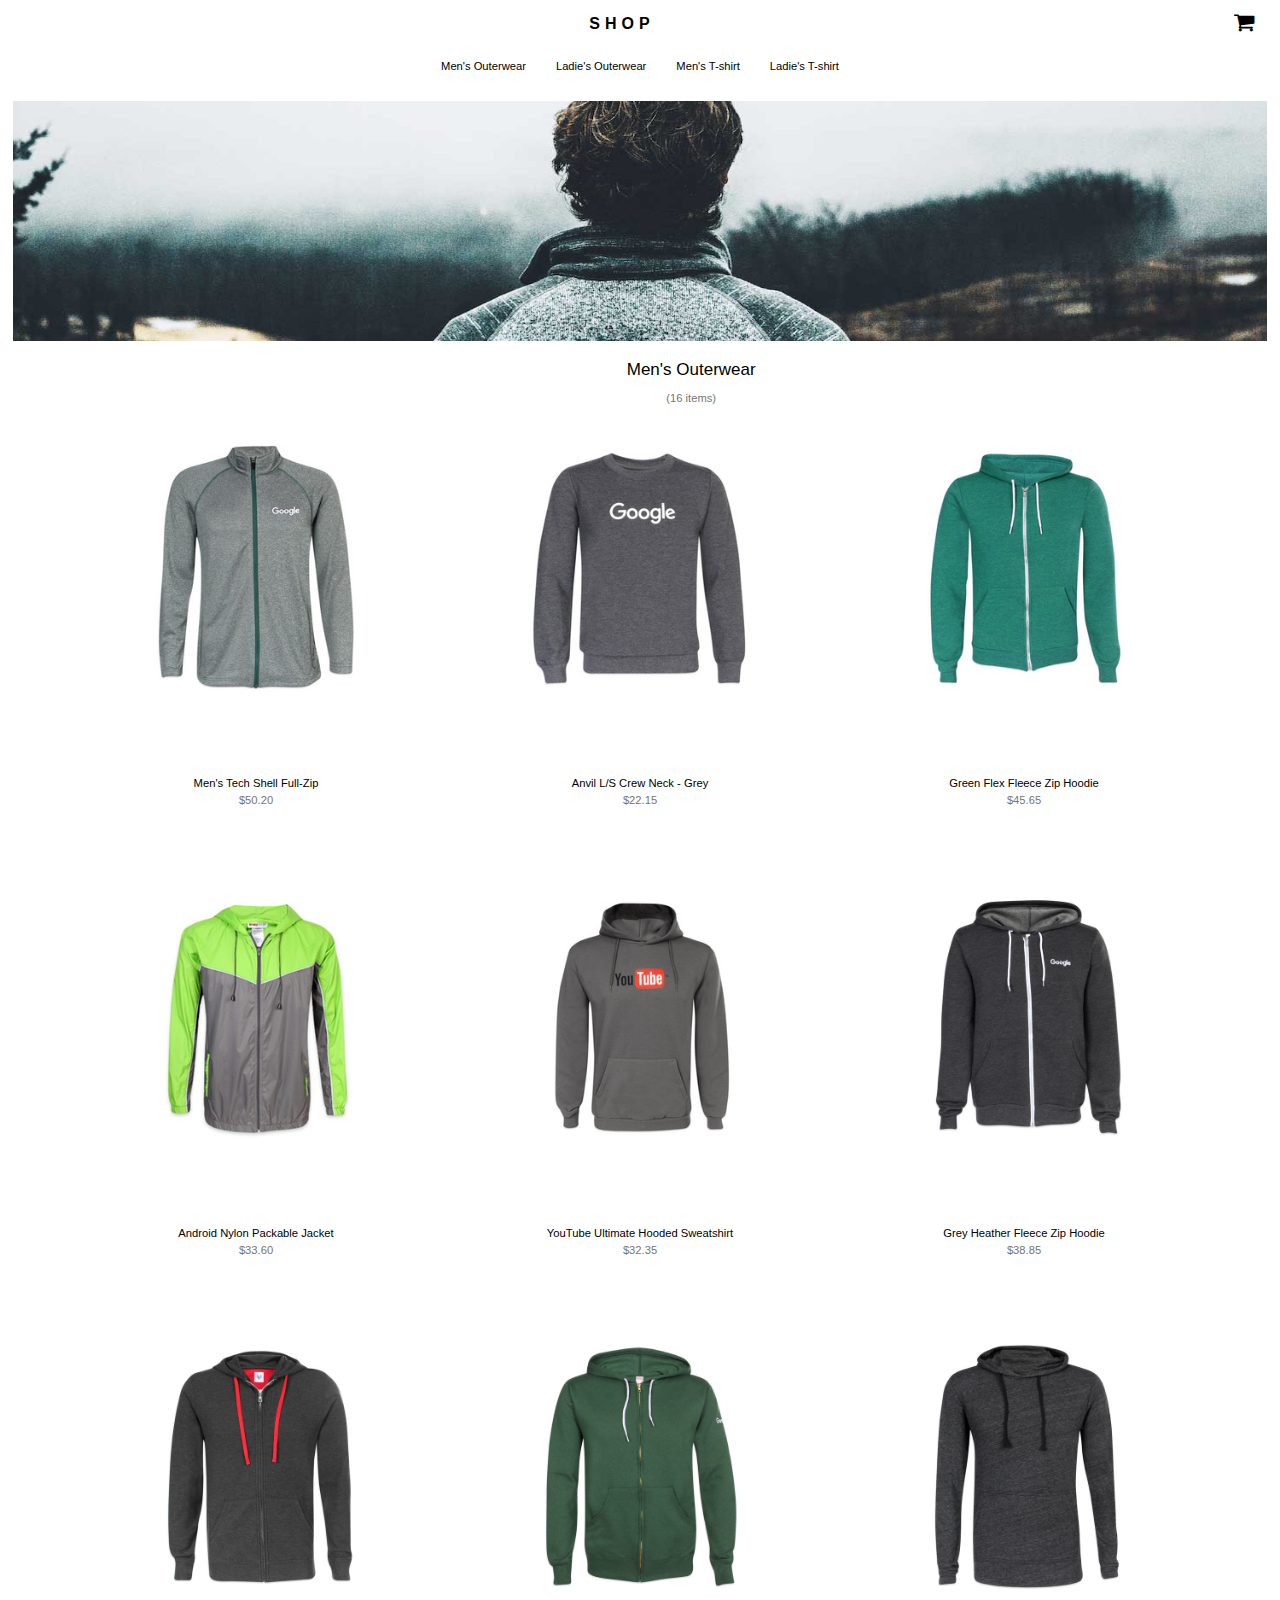
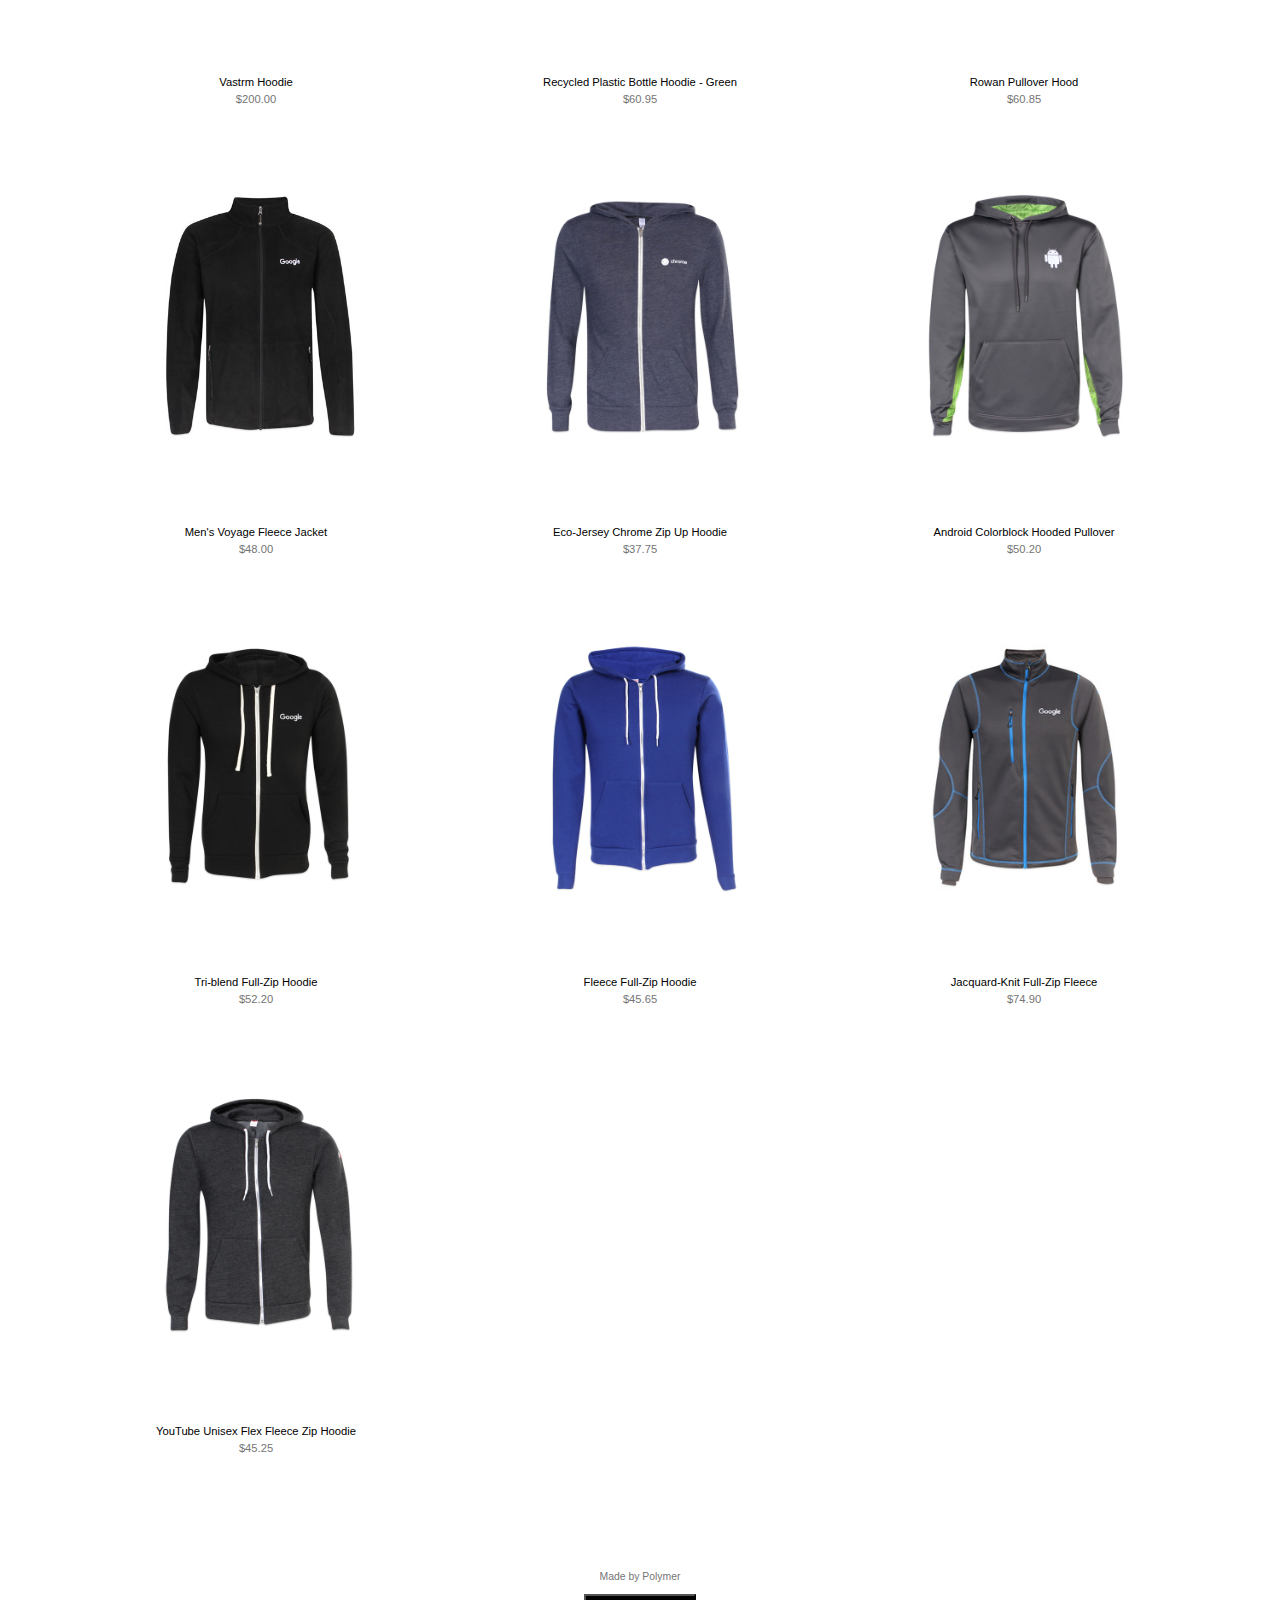
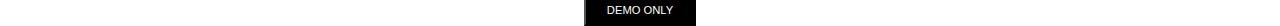
<file: mens-outerwear.html>
<!DOCTYPE html>
<html lang="en">
  <head>
    <meta charset="UTF-8" />
    <meta name="viewport" content="width=device-width, initial-scale=1.0" />
    <link rel="stylesheet" href="../styles/reset.css" />
    <link rel="icon" type="image/png" sizes="32x32" href="../icon.png" />
    <link
      rel="stylesheet"
      href="https://cdnjs.cloudflare.com/ajax/libs/font-awesome/4.7.0/css/font-awesome.min.css"
    />
    <link rel="stylesheet" href="../styles/styles.css" />
    <title>Men's Outerwear - SHOP</title>
  </head>
  <body>
    <header class="header">
      <div class="navbar">
        <input type="checkbox" id="menu-toggle" class="navdiv" />
        <label for="menu-toggle" class="burger-menu">
          <i class="fa fa-bars" style="font-size: 17px"></i>
        </label>
        <div class="menu-container">
          <nav class="menu-links">
            <a href="./mens-outerwear.html">Men's Outerwear</a>
            <a href="./ladies-outerwear.html">Ladie's Outerwear</a>
            <a href="./men-t-shirts.html">Men's T-shirt</a>
            <a href="./ladies-t-shirts.html">ladie's T-shirt</a>
          </nav>
        </div>
        <label for="menu-toggle" class="overlay"></label>
      </div>

      <a href="./index.html"><h1 class="heading">SHOP</h1></a>
      <a href="./cart.html"><i class="fa fa-shopping-cart" style="font-size: 22px"></i></a>
    </header>
    <header class="desktop-header">
      <div class="desktop-menu-container">
        <nav class="desktop-menu-links">
          <a href="./mens-outerwear.html">Men's Outerwear</a>
          <a href="./ladies-outerwear.html">Ladie's Outerwear</a>
          <a href="./men-t-shirts.html">Men's T-shirt</a>
          <a href="./ladies-t-shirts.html">Ladie's T-shirt</a>
        </nav>
      </div>
    </header>
    <img src="/images/mens_outerwear.jpg" alt="images" id="desktop-mens-outerwear-image">
    <main>
      <section class="details-header">
        <p>Men's Outerwear</p>
        <p class="item-numbers">(16 items)</p>
      </section>
      <section class="item-list">
        <section>
          <a href="./single-page.html">
            <img src="../images/mes_outerwear/mens-outerwear-1.jpg" alt="images">
            <h3>Men's Tech Shell Full-Zip</h3>
            <p>&dollar;50.20</p>
          </a>
        </section>
        <section>
          <a href="./single-page.html">
            <img src="../images/mes_outerwear/mens-outerwear-2.jpg" alt="images">
            <h3>Anvil L/S Crew Neck - Grey</h3>
            <p>&dollar;22.15</p>
          </a>
        </section>
        <section>
          <a href="./single-page.html">
            <img src="../images/mes_outerwear/mens-outerwear-3.jpg" alt="images">
            <h3>Green Flex Fleece Zip Hoodie</h3>
            <p>&dollar;45.65</p>
          </a>
        </section>
        <section>
          <a href="./single-page.html">
            <img src="../images/mes_outerwear/mens-outerwear-4.jpg" alt="images">
            <h3>Android Nylon Packable Jacket</h3>
            <p>&dollar;33.60</p>
          </a>
        </section>
        <section>
          <a href="./single-page.html">
            <img src="../images/mes_outerwear/mens-outerwear-5.jpg" alt="images">
            <h3>YouTube Ultimate Hooded Sweatshirt</h3>
            <p>&dollar;32.35</p>
          </a>
        </section>
        <section>
          <a href="./single-page.html">
            <img src="../images/mes_outerwear/mens-outerwear-6.jpg" alt="images">
            <h3>Grey Heather Fleece Zip Hoodie</h3>
            <p>&dollar;38.85</p>
          </a>
        </section>
        <section>
          <a href="./single-page.html">
            <img src="../images/mes_outerwear/mens-outerwear-7.jpg" alt="images">
            <h3>Vastrm Hoodie</h3>
            <p>&dollar;200.00</p>
          </a>
        </section>
        <section>
          <a href="./single-page.html">
            <img src="../images/mes_outerwear/mens-outerwear-8.jpg" alt="images">
            <h3>Recycled Plastic Bottle Hoodie - Green</h3>
            <p>&dollar;60.95</p>
          </a>
        </section>
        <section>
          <a href="./single-page.html">
            <img src="../images/mes_outerwear/mens-outerwear-9.jpg" alt="images">
            <h3>Rowan Pullover Hood</h3>
            <p>&dollar;60.85</p>
          </a>
        </section>
        <section>
          <a href="./single-page.html">
            <img src="../images/mes_outerwear/mens-outerwear-10.jpg" alt="images">
            <h3>Men's Voyage Fleece Jacket</h3>
            <p>&dollar;48.00</p>
          </a>
        </section>
        <section>
          <a href="./single-page.html">
            <img src="../images/mes_outerwear/mens-outerwear-11.jpg" alt="images">
            <h3>Eco-Jersey Chrome Zip Up Hoodie</h3>
            <p>&dollar;37.75</p>
          </a>
        </section>
        <section>
          <a href="./single-page.html">
            <img src="../images/mes_outerwear/mens-outerwear-12.jpg" alt="images">
            <h3>Android Colorblock Hooded Pullover</h3>
            <p>&dollar;50.20</p>
          </a>
        </section>
        <section>
          <a href="./single-page.html">
            <img src="../images/mes_outerwear/mens-outerwear-13.jpg" alt="images">
            <h3>Tri-blend Full-Zip Hoodie</h3>
            <p>&dollar;52.20</p>
          </a>
        </section>
        <section>
          <a href="./single-page.html">
            <img src="../images/mes_outerwear/mens-outerwear-14.jpg" alt="images">
            <h3>Fleece Full-Zip Hoodie</h3>
            <p>&dollar;45.65</p>
          </a>
        </section>
        <section>
          <a href="./single-page.html">
            <img src="../images/mes_outerwear/mens-outerwear-15.jpg" alt="images">
            <h3>Jacquard-Knit Full-Zip Fleece</h3>
            <p>&dollar;74.90</p>
          </a>
        </section>
        <section>
          <a href="./single-page.html">
            <img src="../images/mes_outerwear/mens-outerwear-16.jpg" alt="images">
            <h3>YouTube Unisex Flex Fleece Zip Hoodie</h3>
            <p>&dollar;45.25</p>
          </a>
        </section>
    </section>
    </main>
    <footer class="footer-class">
      <p>Made by Polymer</p>
      <button>DEMO ONLY</button>
    </footer>
  </body>
</html>
</file>
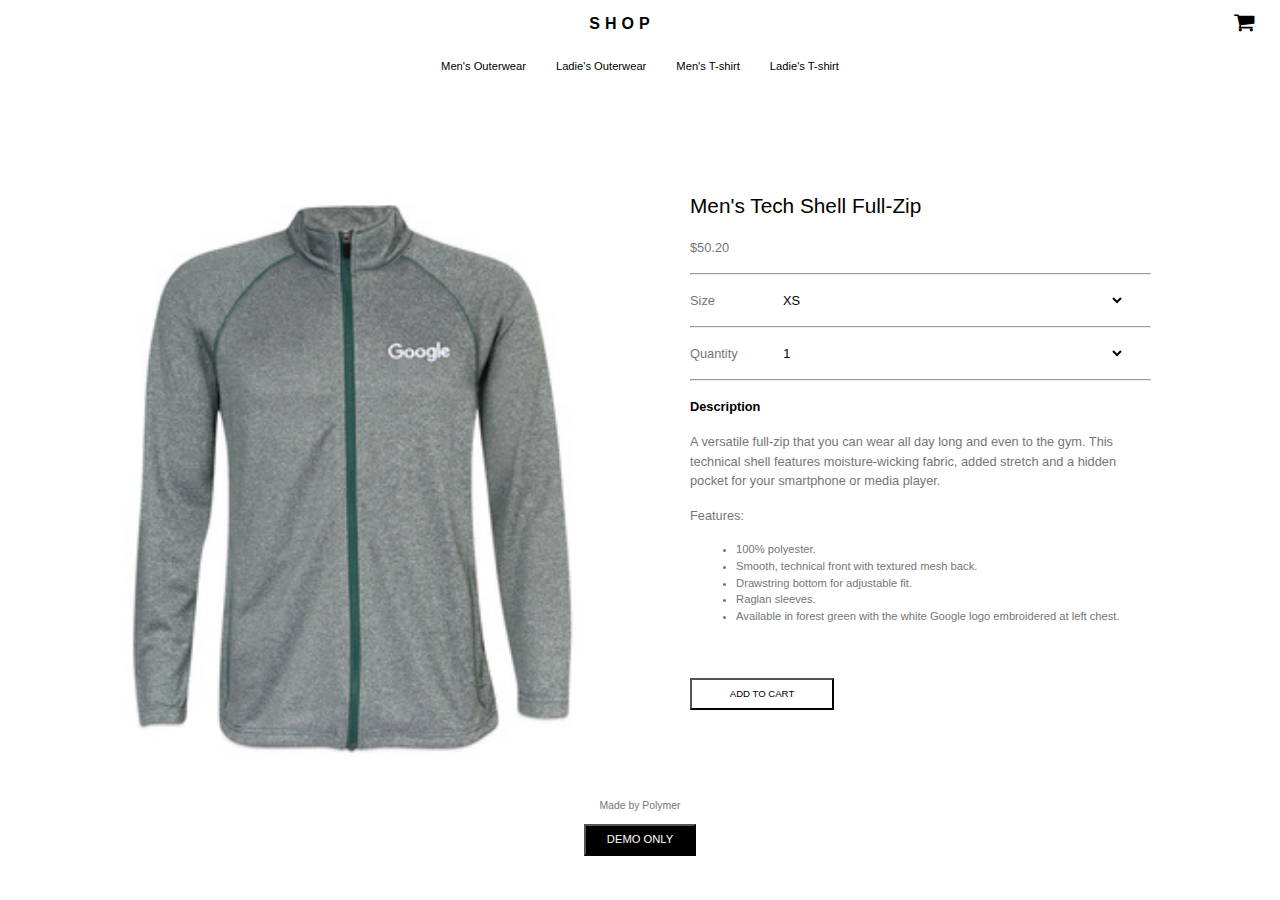
<file: single-page.html>
<!DOCTYPE html>
<html lang="en">
  <head>
    <meta charset="UTF-8" />
    <meta name="viewport" content="width=device-width, initial-scale=1.0" />
    <link rel="stylesheet" href="../styles/reset.css" />
    <link rel="icon" type="image/png" sizes="32x32" href="../icon.png" />
    <link
      rel="stylesheet"
      href="https://cdnjs.cloudflare.com/ajax/libs/font-awesome/4.7.0/css/font-awesome.min.css"
    />
    <link rel="stylesheet" href="../styles/styles.css" />
    <title>Men's Tech Shell Full-Zip - SHOP</title>
  </head>
  <body>
    <header class="header">
      <div class="navbar">
        <a href="./mens-outerwear.html"
          ><i style="font-size: 30px; font-weight: bold; margin-top: -10px"
            id="arrow">&larr;</i
          ></a
        >
        <div class="menu-container">
          <nav class="menu-links">
            <a href="./mens-outerwear.html">Men's Outerwear</a>
            <a href="./ladies-outerwear.html">Ladie's Outerwear</a>
            <a href="./men-t-shirts.html">Men's T-shirt</a>
            <a href="./ladies-t-shirts.html">ladie's T-shirt</a>
          </nav>
        </div>
        <label for="menu-toggle" class="overlay"></label>
      </div>

      <a href="./index.html"><h1 class="heading">SHOP</h1></a>
      <a href="./cart.html"
        ><i class="fa fa-shopping-cart" style="font-size: 22px"></i
      ></a>
    </header>
    <header class="desktop-header">
      <div class="desktop-menu-container">
        <nav class="desktop-menu-links">
          <a href="./mens-outerwear.html">Men's Outerwear</a>
          <a href="./ladies-outerwear.html">Ladie's Outerwear</a>
          <a href="./men-t-shirts.html">Men's T-shirt</a>
          <a href="./ladies-t-shirts.html">Ladie's T-shirt</a>
        </nav>
      </div>
    </header>
    <main class="single-page-container">
      <section class="single-page-desktop-image">
        <img
          src="../images/mes_outerwear/mens-outerwear-1.jpg"
          alt="image"
          id="single-page-image"
        />
      </section>
      <section class="single-page-inner-container">
        <h1 class="single-page-heading">Men's Tech Shell Full-Zip</h1>
        <p>$50.20</p>
        <hr />
        <section class="single-page-size">
          <p>Size</p>
            <select >
              <option>XS</option>
              <option>S</option>
              <option>M</option>
              <option>L</option>
              <option>XL</option>
            </select>
        </section>
        <hr />
        <section class="single-page-quantity">
          <p>Quantity</p>
            <select>
              <option>1</option>
              <option>2</option>
              <option>3</option>
              <option>4</option>
              <option>5</option>
            </select>
        </section>
        <hr />
        <h2>Description</h2>
        <p>
          A versatile full-zip that you can wear all day long and even to the
          gym. This technical shell features moisture-wicking fabric, added
          stretch and a hidden pocket for your smartphone or media player.
        </p>
        <p>Features:</p>
        <ul>
          <li>100% polyester.</li>
          <li>Smooth, technical front with textured mesh back.</li>
          <li>Drawstring bottom for adjustable fit.</li>
          <li>Raglan sleeves.</li>
          <li>
            Available in forest green with the white Google logo embroidered at
            left chest.
          </li>
        </ul>
        <section class="add-cart-button">
          <a href="./cart.html"><button>ADD TO CART</button></a>
        </section>
      </section>
    </main>
    <footer class="footer-class" id="single-page-footer">
      <p>Made by Polymer</p>
      <button>DEMO ONLY</button>
    </footer>
  </body>
</html>
</file>
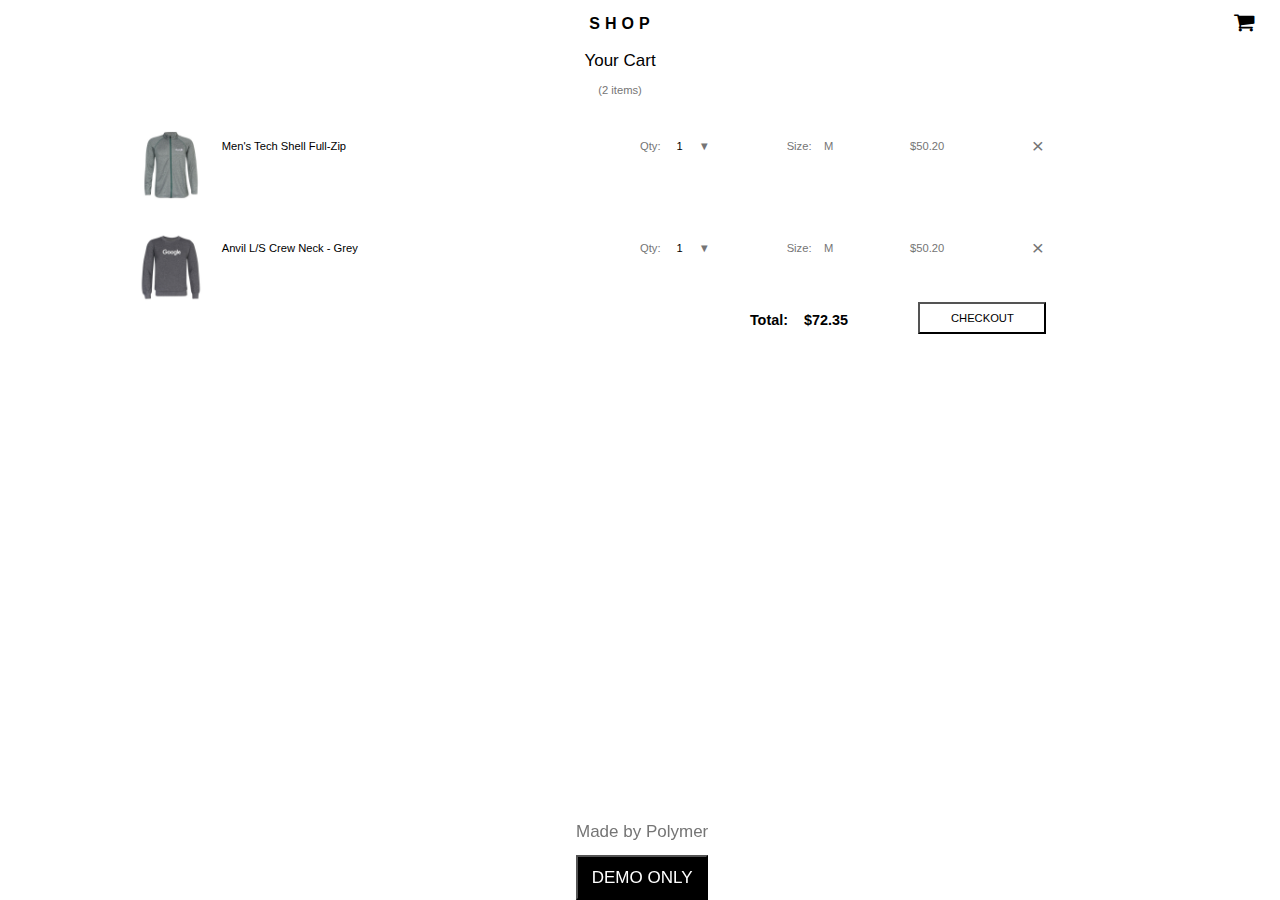
<file: pages/cart.html>
<!DOCTYPE html>
<html lang="en">
  <head>
    <meta charset="UTF-8" />
    <meta name="viewport" content="width=device-width, initial-scale=1.0" />
    <link rel="stylesheet" href="../styles/reset.css" />
    <link rel="icon" type="image/png" sizes="32x32" href="../icon.png" />
    <link
      rel="stylesheet"
      href="https://cdnjs.cloudflare.com/ajax/libs/font-awesome/4.7.0/css/font-awesome.min.css"
    />
    <link rel="stylesheet" href="../styles/styles.css" />
    <title>Your cart - SHOP</title>
  </head>
  <body>
    <header class="header">
      <div class="navbar">
        <input type="checkbox" id="menu-toggle" class="navdiv" />
        <label for="menu-toggle" class="burger-menu">
          <i class="fa fa-bars" style="font-size: 17px"></i>
        </label>
        <div class="menu-container">
          <nav class="menu-links">
            <a href="./mens-outerwear.html">Men's Outerwear</a>
            <a href="./ladies-outerwear.html">Ladie's Outerwear</a>
            <a href="./men-t-shirts.html">Men's T-shirt</a>
            <a href="./ladies-t-shirts.html">ladie's T-shirt</a>
          </nav>
        </div>
        <label for="menu-toggle" class="overlay"></label>
      </div>

      <a href="./Home.html"><h1 class="heading">SHOP</h1></a>
      <a href="./cart.html"><i class="fa fa-shopping-cart" style="font-size: 22px"></i></a>
    </header>
    <main class="cart-container">
        <section class="details-header">
            <p>Your Cart</p>
            <p class="item-numbers">(2 items)</p>
        </section>
        <section class="cart-class">
            <img src="../images/mes_outerwear/mens-outerwear-1.jpg">
            <p id="name-seperator">Men's Tech Shell Full-Zip</p>
            <section class="product-details">
                <section class="product-numbers">
                    <p>Qty:</p>
                    <p style="color: black;">1</p>
                    <p>&#9660;</p>
                </section>
                <p>Size:&nbsp;&nbsp;&nbsp;&nbsp;M</p>
                <p>&dollar;50.20</p>
            </section>
            <p class="x-symbol">&times;</p>
        </section>
        <section class="cart-class">
            <img src="../images/mes_outerwear/mens-outerwear-2.jpg">
            <p id="name-seperator">Anvil L/S Crew Neck - Grey</p>
            <section class="product-details">
                <section class="product-numbers">
                    <p>Qty:</p>
                    <p style="color: black;">1</p>
                    <p>&#9660;</p>
                </section>
                <p>Size:&nbsp;&nbsp;&nbsp;&nbsp;M</p>
                <p>&dollar;50.20</p>
            </section>
            <p class="x-symbol">&times;</p>
        </section>
        <section class="cart-total-button">
            <h1 class="total">Total:&nbsp;&nbsp;&nbsp;&nbsp;&dollar;72.35</h1>
            <a href="./checkout.html"><button class="checkout-button">CHECKOUT</button></a>
        </section>
    </main>
    
    <footer id="footer-class-cart" >
        <p>Made by Polymer</p>
        <button>DEMO ONLY</button>
      </footer>
    </body>
  </html>
</file>
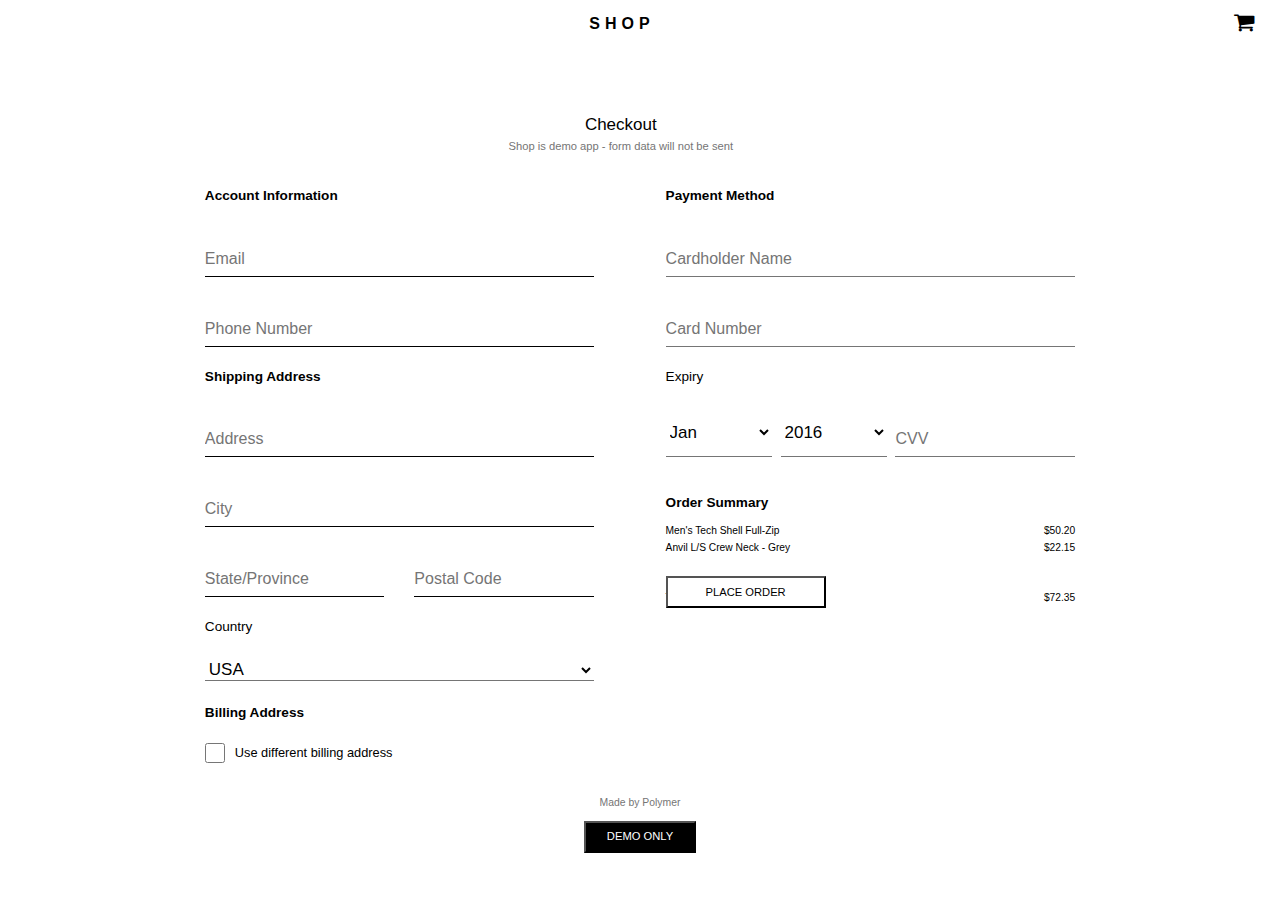
<file: pages/checkout.html>
<!DOCTYPE html>
<html lang="en">
  <head>
    <meta charset="UTF-8" />
    <meta name="viewport" content="width=device-width, initial-scale=1.0" />
    <link rel="stylesheet" href="../styles/reset.css" />
    <link rel="icon" type="image/png" sizes="32x32" href="../icon.png" />
    <link
      rel="stylesheet"
      href="https://cdnjs.cloudflare.com/ajax/libs/font-awesome/4.7.0/css/font-awesome.min.css"
    />
    <link rel="stylesheet" href="../styles/styles.css" />
    <title>Checkout - SHOP</title>
  </head>
  <body>
    <header class="header">
      <div class="navbar">
        <input type="checkbox" id="menu-toggle" class="navdiv" />
        <label for="menu-toggle" class="burger-menu">
          <i class="fa fa-bars" style="font-size: 17px"></i>
        </label>
        <div class="menu-container">
          <nav class="menu-links">
            <a href="./mens-outerwear.html">Men's Outerwear</a>
            <a href="./ladies-outerwear.html">Ladie's Outerwear</a>
            <a href="./men-t-shirts.html">Men's T-shirt</a>
            <a href="./ladies-t-shirts.html">ladie's T-shirt</a>
          </nav>
        </div>
        <label for="menu-toggle" class="overlay"></label>
      </div>

      <a href="./Home.html"><h1 class="heading">SHOP</h1></a>
      <a href="./cart.html"
        ><i class="fa fa-shopping-cart" style="font-size: 22px"></i
      ></a>
    </header>
    <main>
      <section class="form-header">
        <p>Checkout</p>
        <p class="item-numbers">
          Shop is demo app - form data will not be sent
        </p>
      </section>
      <section class="details-form">
        <section class="personal-details-main">
          <form class="personal-details">
            <h2>Account Information</h2>
            <div class="input-container">
              <input type="email" name="email" placeholder="Email" required />
            </div>
            <div class="input-container">
              <input
                type="number"
                name="phone"
                placeholder="Phone Number"
                required
              />
            </div>
            <h2>Shipping Address</h2>
            <div class="input-container">
              <input
                type="text"
                name="Address"
                placeholder="Address"
                required
              />
            </div>
            <div class="input-container">
              <input type="text" name="city" placeholder="City" required />
            </div>
            <div class="costal">
              <div class="input-container">
                <input
                  type="text"
                  name="State"
                  placeholder="State/Province"
                  required
                />
              </div>
              <div class="input-container">
                <input
                  type="text"
                  name="Zip"
                  placeholder="Postal Code"
                  required
                />
              </div>
            </div>
            <p>Country</p>
            <div class="input-container">
              <select>
                <option>USA</option>
                <option>Canada</option>
              </select>
            </div>
            <h2>Billing Address</h2>
            <div class="checkbox-class">
              <input type="checkbox" />
              <label> Use different billing address</label>
            </div>
            <div id="billing-address">
              <div class="input-container">
                <input
                  type="text"
                  name="Address"
                  placeholder="Address"
                  required
                />
              </div>
              <div class="input-container">
                <input type="text" name="city" placeholder="City" required />
              </div>
              <div class="costal">
                <div class="input-container">
                  <input
                    type="text"
                    name="State"
                    placeholder="State/Province"
                    required
                  />
                </div>
                <div class="input-container">
                  <input
                    type="text"
                    name="Zip"
                    placeholder="Postal Code"
                    required
                  />
                </div>
              </div>
              <p>Country</p>
              <div class="input-container">
                <select>
                  <option>USA</option>
                  <option>Canada</option>
                </select>
              </div>
            </div>
          </form>
        </section>

        <section class="payment-details">
          <h2>Payment Method</h2>
          <div class="input-container">
            <input type="text" name="name" placeholder="Cardholder Name" />
          </div>
          <div class="input-container">
            <input type="number" placeholder="Card Number" />
          </div>
          <p>Expiry</p>
          <div class="dates-sections">
            <select>
              <option>Jan</option>
              <option>Feb</option>
              <option>Mar</option>
              <option>Apr</option>
              <option>May</option>
              <option>Jun</option>
              <option>Jul</option>
              <option>Aug</option>
              <option>Sep</option>
              <option>Oct</option>
              <option>Nov</option>
              <option>Dec</option>
            </select>
            <select>
              <option>2016</option>
              <option>2017</option>
              <option>2018</option>
              <option>2019</option>
              <option>2020</option>
              <option>2021</option>
              <option>2022</option>
              <option>2023</option>
              <option>2024</option>
              <option>2025</option>
              <option>2026</option>
              <option>2027</option>
            </select>
            <div class="input-container">
              <input type="text" placeholder="CVV" id="CVV" />
            </div>
          </div>
          <div class="order-summary">
            <h2>Order Summary</h2>
            <div class="item1 items">
              <p>Men's Tech Shell Full-Zip</p>
              <p class="item-cost">$50.20</p>
            </div>
            <div class="item2 items">
              <p class="item-cost">Anvil L/S Crew Neck - Grey</p>
              <p>$22.15</p>
            </div>
            <div class="items-total items">
              <p>Total</p>
              <p class="item-cost">$72.35</p>
            </div>
          </div>
          <button class="place-order-button">PLACE ORDER</button>
        </section>
      </section>
    </main>
    <footer class="footer-class" id="Checkout-footer-class">
      <p>Made by Polymer</p>
      <button>DEMO ONLY</button>
    </footer>
  </body>
</html>
</file>
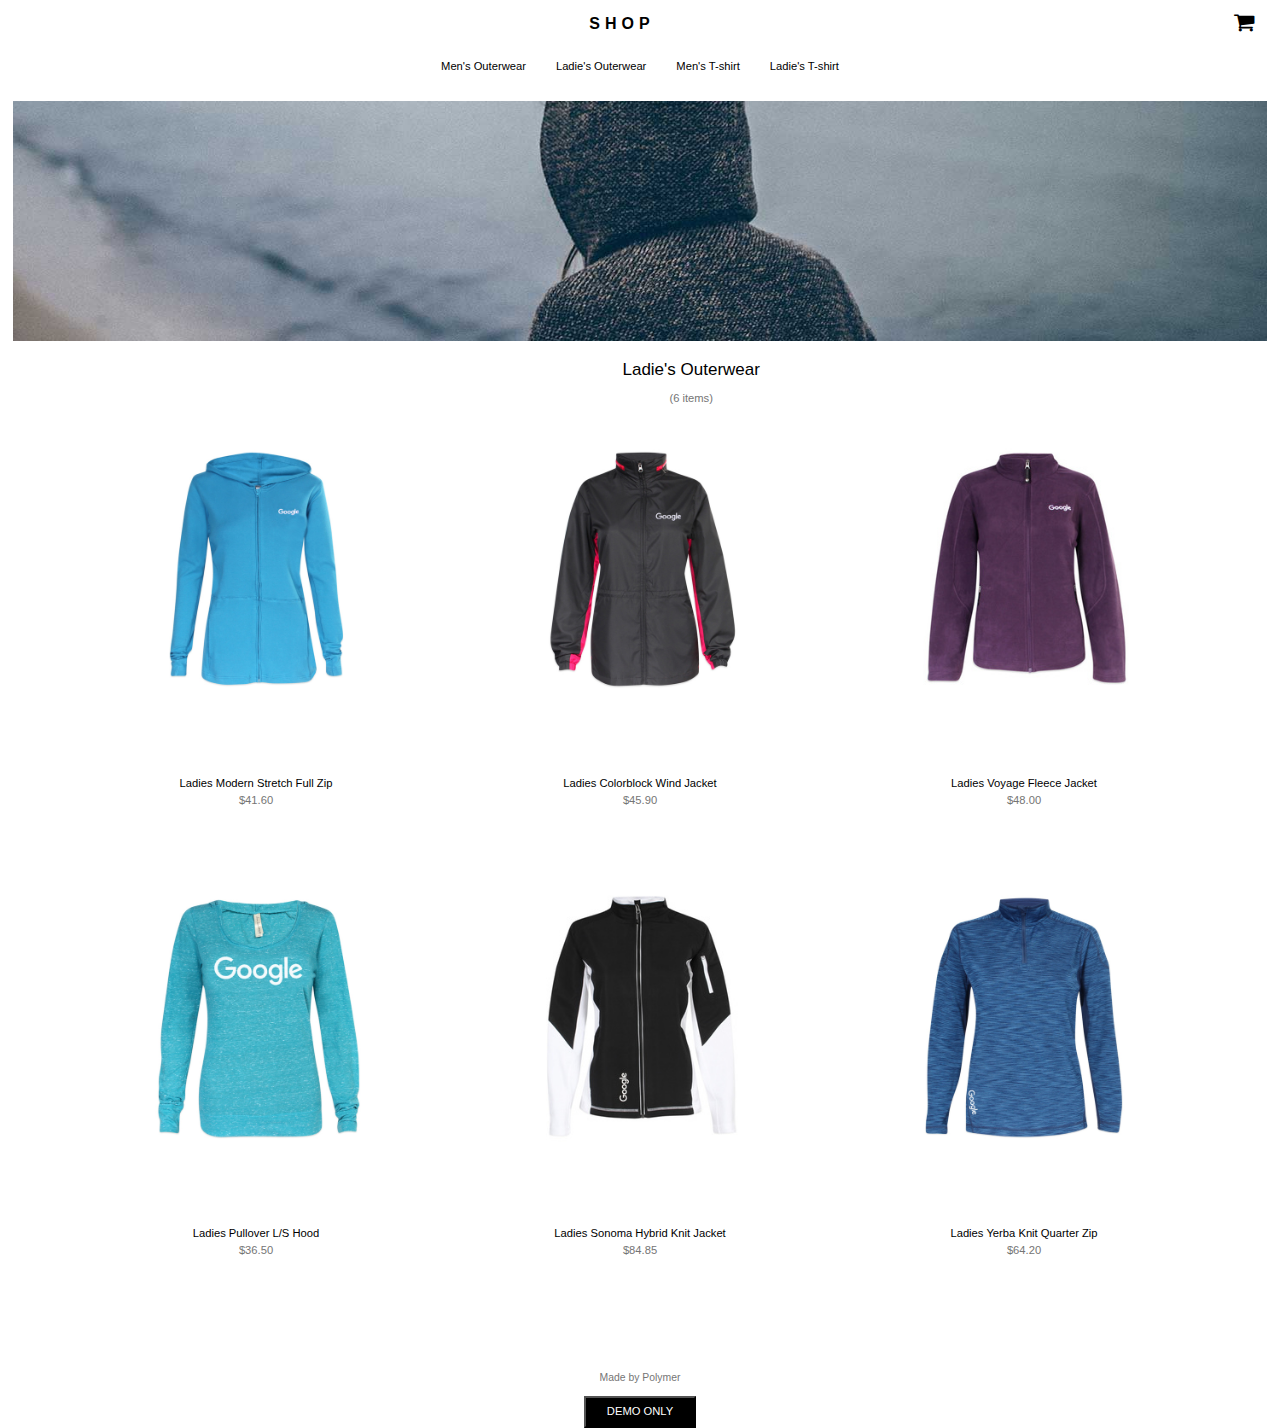
<file: pages/ladies-outerwear.html>
<!DOCTYPE html>
<html lang="en">
  <head>
    <meta charset="UTF-8" />
    <meta name="viewport" content="width=device-width, initial-scale=1.0" />
    <link rel="stylesheet" href="../styles/reset.css" />
    <link rel="icon" type="image/png" sizes="32x32" href="../icon.png" />
    <link
      rel="stylesheet"
      href="https://cdnjs.cloudflare.com/ajax/libs/font-awesome/4.7.0/css/font-awesome.min.css"
    />
    <link rel="stylesheet" href="../styles/styles.css" />
    <title>Ladie's Outerwear - SHOP</title>
  </head>
  <body>
    <header class="header">
      <div class="navbar">
        <input type="checkbox" id="menu-toggle" class="navdiv" />
        <label for="menu-toggle" class="burger-menu">
          <i class="fa fa-bars" style="font-size: 17px"></i>
        </label>
        <div class="menu-container">
          <nav class="menu-links">
            <a href="./mens-outerwear.html">Men's Outerwear</a>
            <a href="./ladies-outerwear.html" id="ladies-outer">Ladie's Outerwear</a>
            <a href="./men-t-shirts.html">Men's T-shirt</a>
            <a href="./ladies-t-shirts.html">ladie's T-shirt</a>
          </nav>
        </div>
        <label for="menu-toggle" class="overlay"></label>
      </div>

      <a href="./Home.html"><h1 class="heading">SHOP</h1></a>
      <a href="./cart.html"><i class="fa fa-shopping-cart" style="font-size: 22px"></i></a>
    </header>
    <header class="desktop-header">
      <div class="desktop-menu-container">
        <nav class="desktop-menu-links">
          <a href="./mens-outerwear.html">Men's Outerwear</a>
          <a href="./ladies-outerwear.html">Ladie's Outerwear</a>
          <a href="./men-t-shirts.html">Men's T-shirt</a>
          <a href="./ladies-t-shirts.html">Ladie's T-shirt</a>
        </nav>
      </div>
    </header>
    <img src="../images/ladies_outerwear.jpg" alt="image" id="desktop-ladies-outerwear-image">
    <main>
      <section class="details-header">
        <p>Ladie's Outerwear</p>
        <p class="item-numbers">(6 items)</p>
      </section>
      <section class="item-list">
        <section>
          <a href="./single-page.html">
            <img src="../images/Ladies_outerwear/ladies-outerwear-1.jpg" alt="images">
            <h3>Ladies Modern Stretch Full Zip</h3>
            <p>&dollar;41.60</p>
          </a>
        </section>
        <section>
          <a href="./single-page.html">
            <img src="../images/Ladies_outerwear/ladies-outerwear-2.jpg" alt="images">
            <h3>Ladies Colorblock Wind Jacket</h3>
            <p>&dollar;45.90</p>
          </a>
        </section>
        <section>
          <a href="./single-page.html">
            <img src="../images/Ladies_outerwear/ladies-outerwear-3.jpg" alt="images">
            <h3>Ladies Voyage Fleece Jacket</h3>
            <p>&dollar;48.00</p>
          </a>
        </section>
        <section>
          <a href="./single-page.html">
            <img src="../images/Ladies_outerwear/ladies-outerwear-4.jpg" alt="images">
            <h3>Ladies Pullover L/S Hood</h3>
            <p>&dollar;36.50</p>
          </a>
        </section>
        <section>
          <a href="./single-page.html">
            <img src="../images/Ladies_outerwear/ladies-outerwear-5.jpg" alt="images">
            <h3>Ladies Sonoma Hybrid Knit Jacket</h3>
            <p>&dollar;84.85</p>
          </a>
        </section>
        <section>
          <a href="./single-page.html">
            <img src="../images/Ladies_outerwear/ladies-outerwear-6.jpg" alt="images">
            <h3>Ladies Yerba Knit Quarter Zip</h3>
            <p>&dollar;64.20</p>
          </a>
        </section>
      </section>
    </main>
    <footer class="footer-class">
      <p>Made by Polymer</p>
      <button>DEMO ONLY</button>
    </footer>
  </body>
</html>
</file>
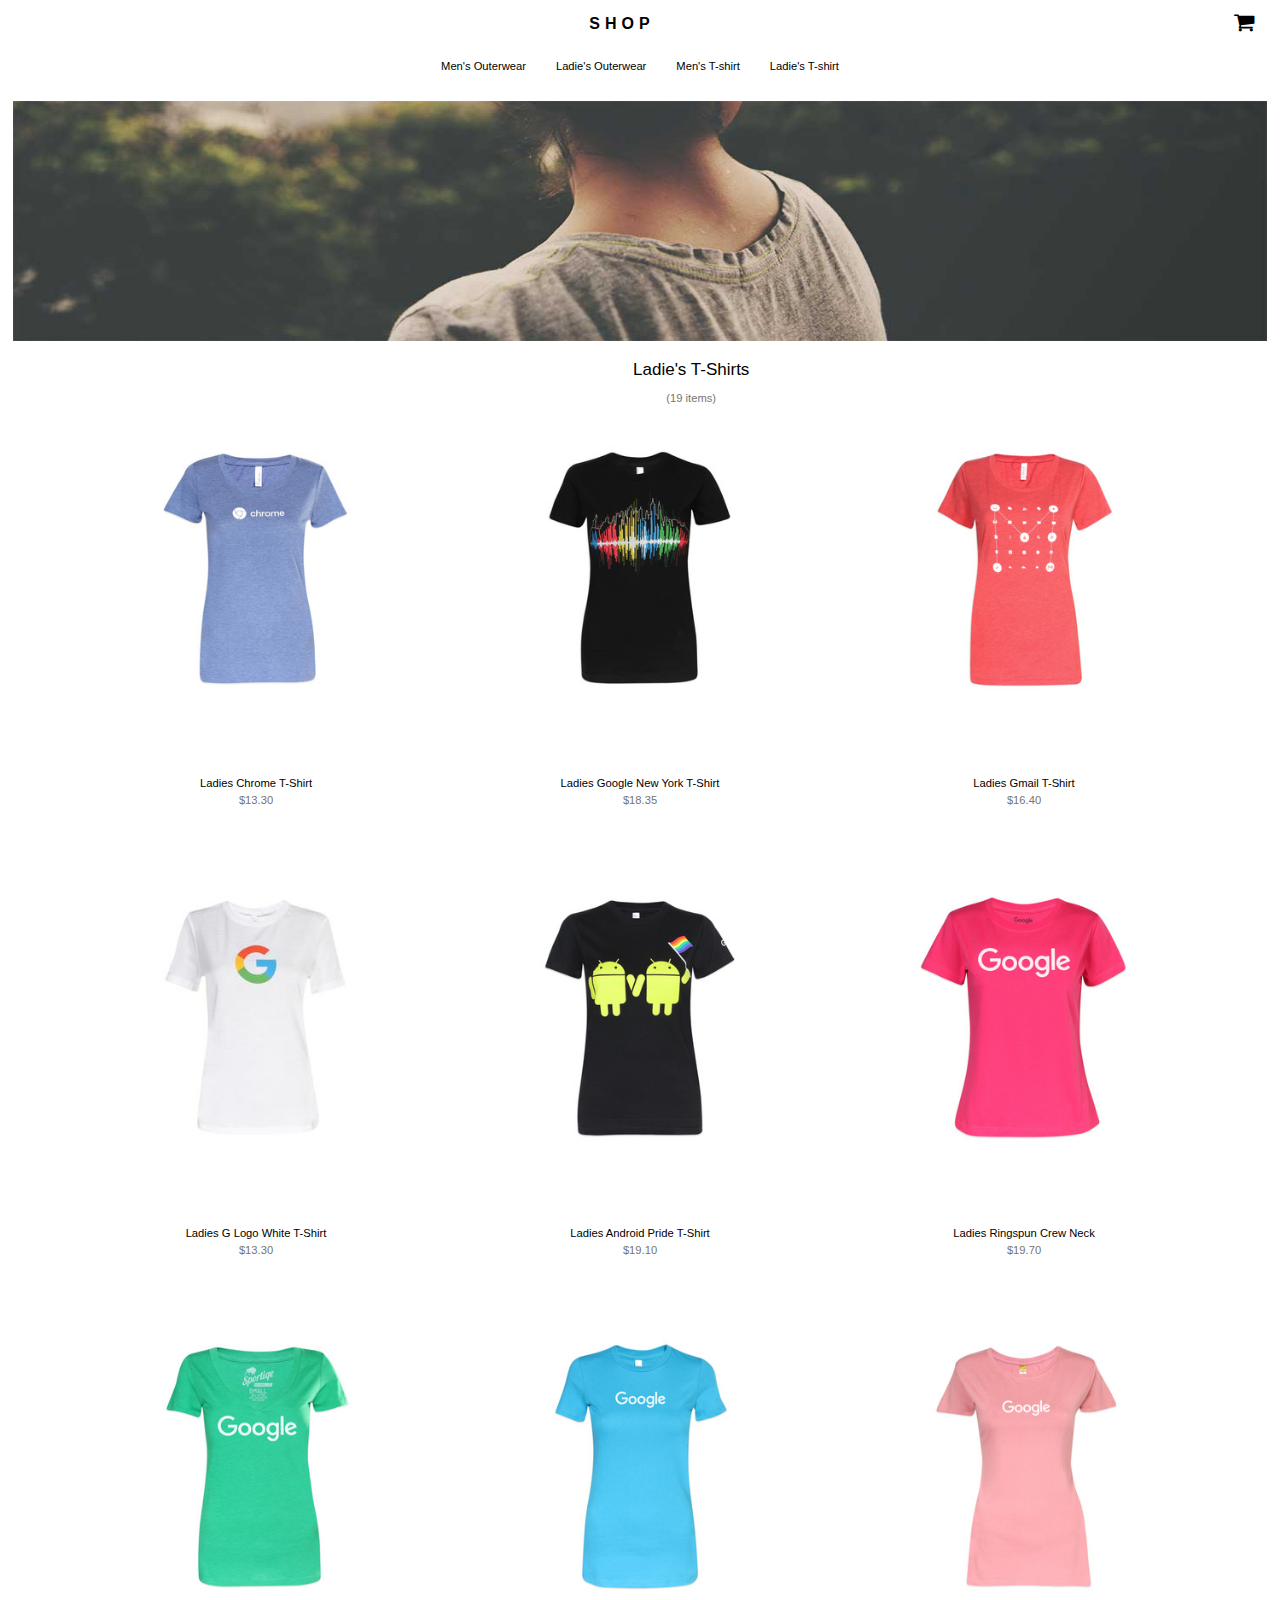
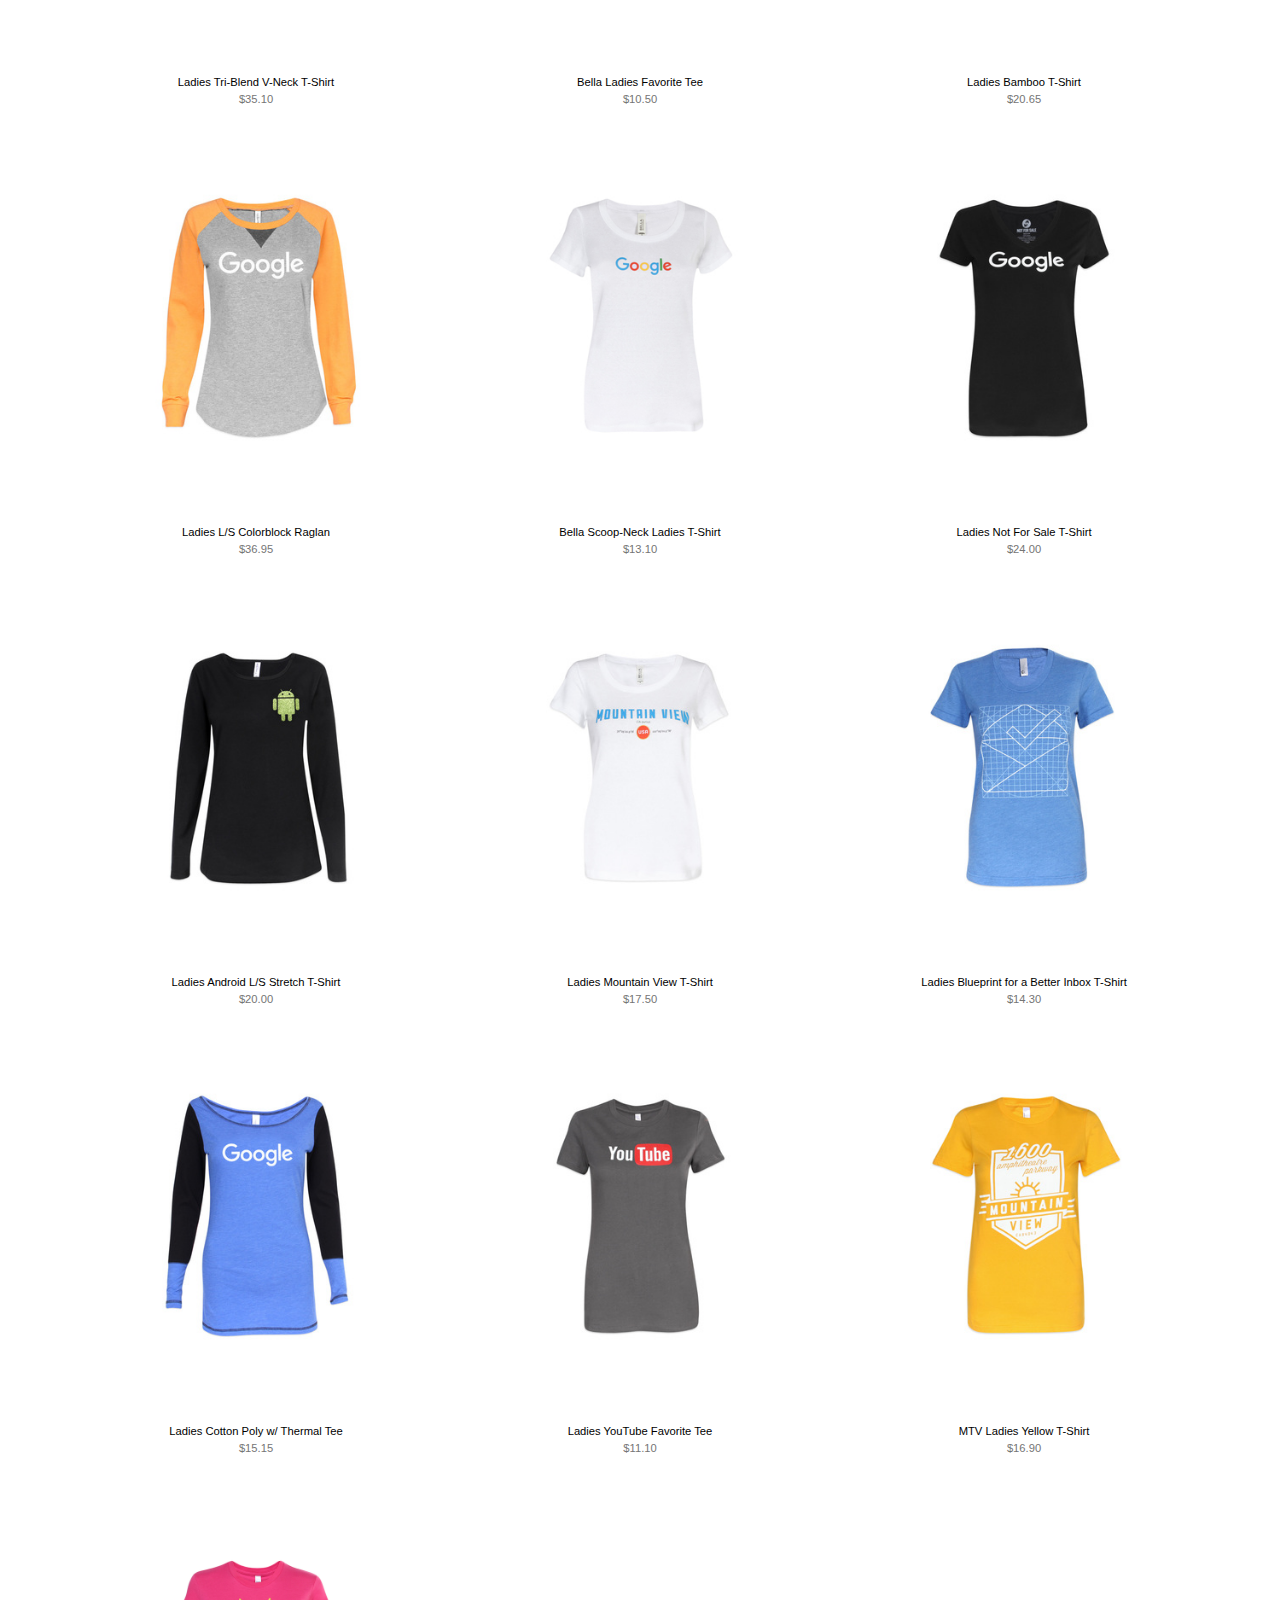
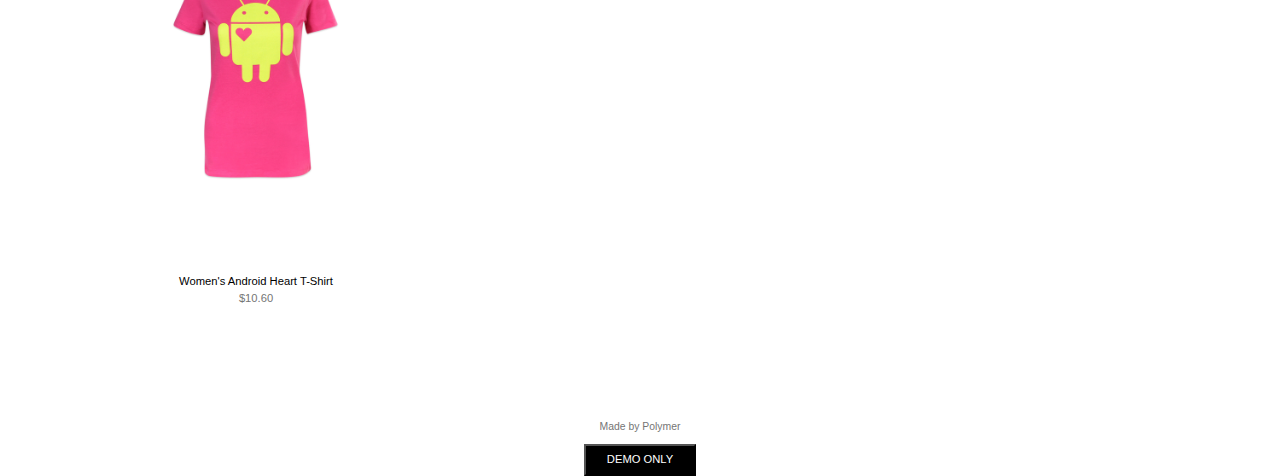
<file: pages/ladies-t-shirts.html>
<!DOCTYPE html>
<html lang="en">
  <head>
    <meta charset="UTF-8" />
    <meta name="viewport" content="width=device-width, initial-scale=1.0" />
    <link rel="stylesheet" href="../styles/reset.css" />
    <link rel="icon" type="image/png" sizes="32x32" href="../icon.png" />
    <link
      rel="stylesheet"
      href="https://cdnjs.cloudflare.com/ajax/libs/font-awesome/4.7.0/css/font-awesome.min.css"
    />
    <link rel="stylesheet" href="../styles/styles.css" />
    <title>Ladies T-Shirts - SHOP</title>
  </head>
  <body>
    <header class="header">
      <div class="navbar">
        <input type="checkbox" id="menu-toggle" class="navdiv" />
        <label for="menu-toggle" class="burger-menu">
          <i class="fa fa-bars" style="font-size: 17px"></i>
        </label>
        <div class="menu-container">
          <nav class="menu-links">
            <a href="./mens-outerwear.html">Men's Outerwear</a>
            <a href="./ladies-outerwear.html">Ladie's Outerwear</a>
            <a href="./men-t-shirts.html">Men's T-shirt</a>
            <a href="./ladies-t-shirts.html">ladie's T-shirt</a>
          </nav>
        </div>
        <label for="menu-toggle" class="overlay"></label>
      </div>

      <a href="./Home.html"><h1 class="heading">SHOP</h1></a>
      <a href="./cart.html"><i class="fa fa-shopping-cart" style="font-size: 22px"></i></a>
    </header>
    <header class="desktop-header">
      <div class="desktop-menu-container">
        <nav class="desktop-menu-links">
          <a href="./mens-outerwear.html">Men's Outerwear</a>
          <a href="./ladies-outerwear.html">Ladie's Outerwear</a>
          <a href="./men-t-shirts.html">Men's T-shirt</a>
          <a href="./ladies-t-shirts.html">Ladie's T-shirt</a>
        </nav>
      </div>
    </header>
    <img src="../images/ladies_tshirts.jpg" alt="image" id="desktop-ladies-t-shirt-image">
    <main>
      <section class="details-header">
        <p>Ladie's T-Shirts</p>
        <p class="item-numbers">(19 items)</p>
      </section>
      <section class="item-list">
        <section>
          <a href="./single-page.html">
            <img src="../images/ladies-t-shirt/ladies-t-shirt-1.jpg" alt="images">
            <h3>Ladies Chrome T-Shirt</h3>
            <p>&dollar;13.30</p>
          </a>
        </section>
        <section>
          <a href="./single-page.html">
            <img src="../images/ladies-t-shirt/ladies-t-shirt-2.jpg" alt="images">
            <h3>Ladies Google New York T-Shirt</h3>
            <p>&dollar;18.35</p>
          </a>
        </section>
        <section>
          <a href="./single-page.html">
            <img src="../images/ladies-t-shirt/ladies-t-shirt-3.jpg" alt="images">
            <h3>Ladies Gmail T-Shirt</h3>
            <p>&dollar;16.40</p>
          </a>
        </section>
        <section>
          <a href="./single-page.html">
            <img src="../images/ladies-t-shirt/ladies-t-shirt-4.jpg" alt="images">
            <h3>Ladies G Logo White T-Shirt</h3>
            <p>&dollar;13.30</p>
          </a>
        </section>
        <section>
          <a href="./single-page.html">
            <img src="../images/ladies-t-shirt/ladies-t-shirt-5.jpg" alt="images">
            <h3>Ladies Android Pride T-Shirt</h3>
            <p>&dollar;19.10</p>
          </a>
        </section>
        <section>
          <a href="./single-page.html">
            <img src="../images/ladies-t-shirt/ladies-t-shirt-6.jpg" alt="images">
            <h3>Ladies Ringspun Crew Neck</h3>
            <p>&dollar;19.70</p>
          </a>
        </section>
        <section>
          <a href="./single-page.html">
            <img src="../images/ladies-t-shirt/ladies-t-shirt-7.jpg" alt="images">
            <h3>Ladies Tri-Blend V-Neck T-Shirt</h3>
            <p>&dollar;35.10</p>
          </a>
        </section>
        <section>
          <a href="./single-page.html">
            <img src="../images/ladies-t-shirt/ladies-t-shirt-8.jpg" alt="images">
            <h3>Bella Ladies Favorite Tee</h3>
            <p>&dollar;10.50</p>
          </a>
        </section>
        <section>
          <a href="./single-page.html">
            <img src="../images/ladies-t-shirt/ladies-t-shirt-9.jpg" alt="images">
            <h3>Ladies Bamboo T-Shirt</h3>
            <p>&dollar;20.65</p>
          </a>
        </section>
        <section>
          <a href="./single-page.html">
            <img src="../images/ladies-t-shirt/ladies-t-shirt-10.jpg" alt="images">
            <h3>Ladies L/S Colorblock Raglan</h3>
            <p>&dollar;36.95</p>
          </a>
        </section>
        <section>
          <a href="./single-page.html">
            <img src="../images/ladies-t-shirt/ladies-t-shirt-11.jpg" alt="images">
            <h3>Bella Scoop-Neck Ladies T-Shirt</h3>
            <p>&dollar;13.10</p>
          </a>
        </section>
        <section>
          <a href="./single-page.html">
            <img src="../images/ladies-t-shirt/ladies-t-shirt-12.jpg" alt="images">
            <h3>Ladies Not For Sale T-Shirt</h3>
            <p>&dollar;24.00</p>
          </a>
        </section>
        <section>
          <a href="./single-page.html">
            <img src="../images/ladies-t-shirt/ladies-t-shirt-13.jpg" alt="images">
            <h3>Ladies Android L/S Stretch T-Shirt</h3>
            <p>&dollar;20.00</p>
          </a>
        </section>
        <section>
          <a href="./single-page.html">
            <img src="../images/ladies-t-shirt/ladies-t-shirt-14.jpg" alt="images">
            <h3>Ladies Mountain View T-Shirt</h3>
            <p>&dollar;17.50</p>
          </a>
        </section>
        <section>
          <a href="./single-page.html">
            <img src="../images/ladies-t-shirt/ladies-t-shirt-15.jpg" alt="images">
            <h3>Ladies Blueprint for a Better Inbox T-Shirt</h3>
            <p>&dollar;14.30</p>
          </a>
        </section>
        <section>
          <a href="./single-page.html">
            <img src="../images/ladies-t-shirt/ladies-t-shirt-16.jpg" alt="images">
            <h3>Ladies Cotton Poly w/ Thermal Tee</h3>
            <p>&dollar;15.15</p>
          </a>
        </section>
        <section>
          <a href="./single-page.html">
            <img src="../images/ladies-t-shirt/ladies-t-shirt-17.jpg" alt="images">
            <h3>Ladies YouTube Favorite Tee</h3>
            <p>&dollar;11.10</p>
          </a>
        </section>
        <section>
          <a href="./single-page.html">
            <img src="../images/ladies-t-shirt/ladies-t-shirt-18.jpg" alt="images">
            <h3>MTV Ladies Yellow T-Shirt</h3>
            <p>&dollar;16.90</p>
          </a>
        </section>
        <section>
          <a href="./single-page.html">
            <img src="../images/ladies-t-shirt/ladies-t-shirt-19.jpg" alt="images">
            <h3>Women's Android Heart T-Shirt</h3>
            <p>&dollar;10.60</p>
          </a>
        </section>
      </section>
    </main>
    <footer class="footer-class">
      <p>Made by Polymer</p>
      <button>DEMO ONLY</button>
    </footer>
  </body>
</html>
</file>
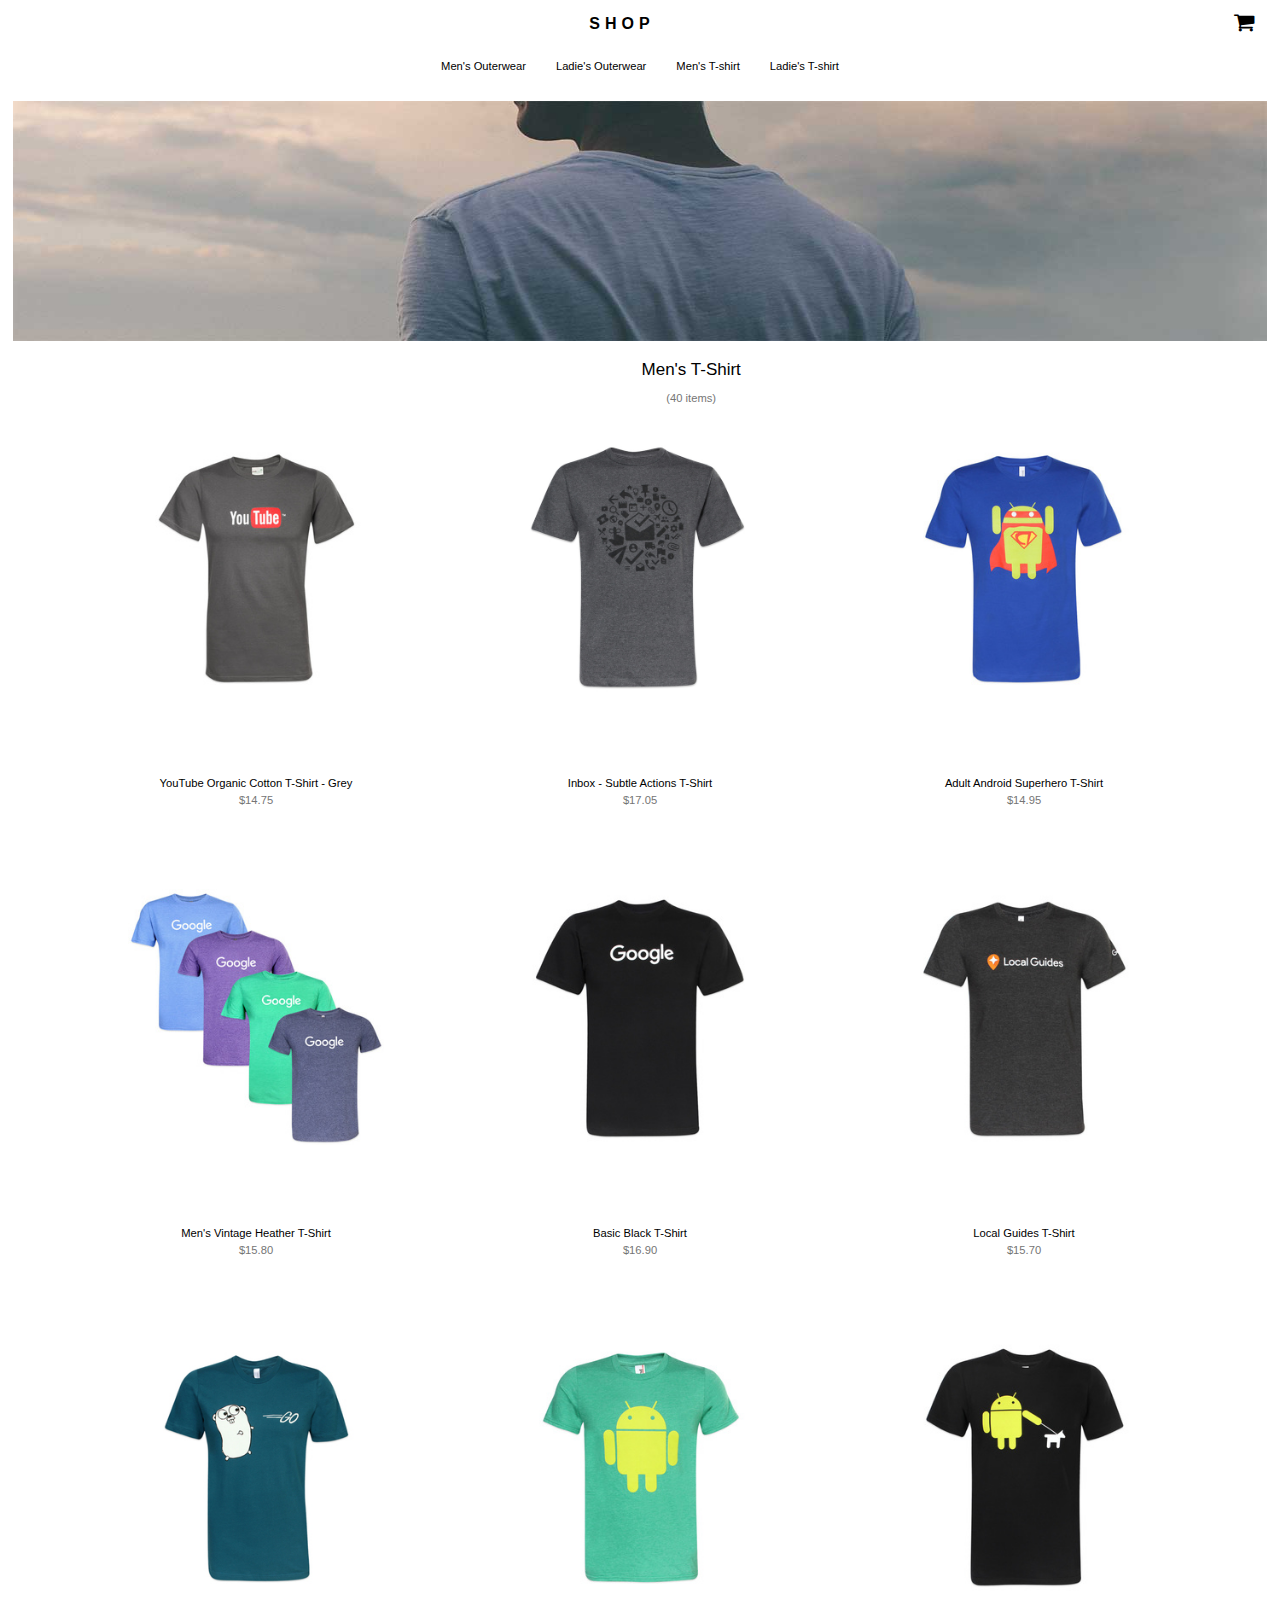
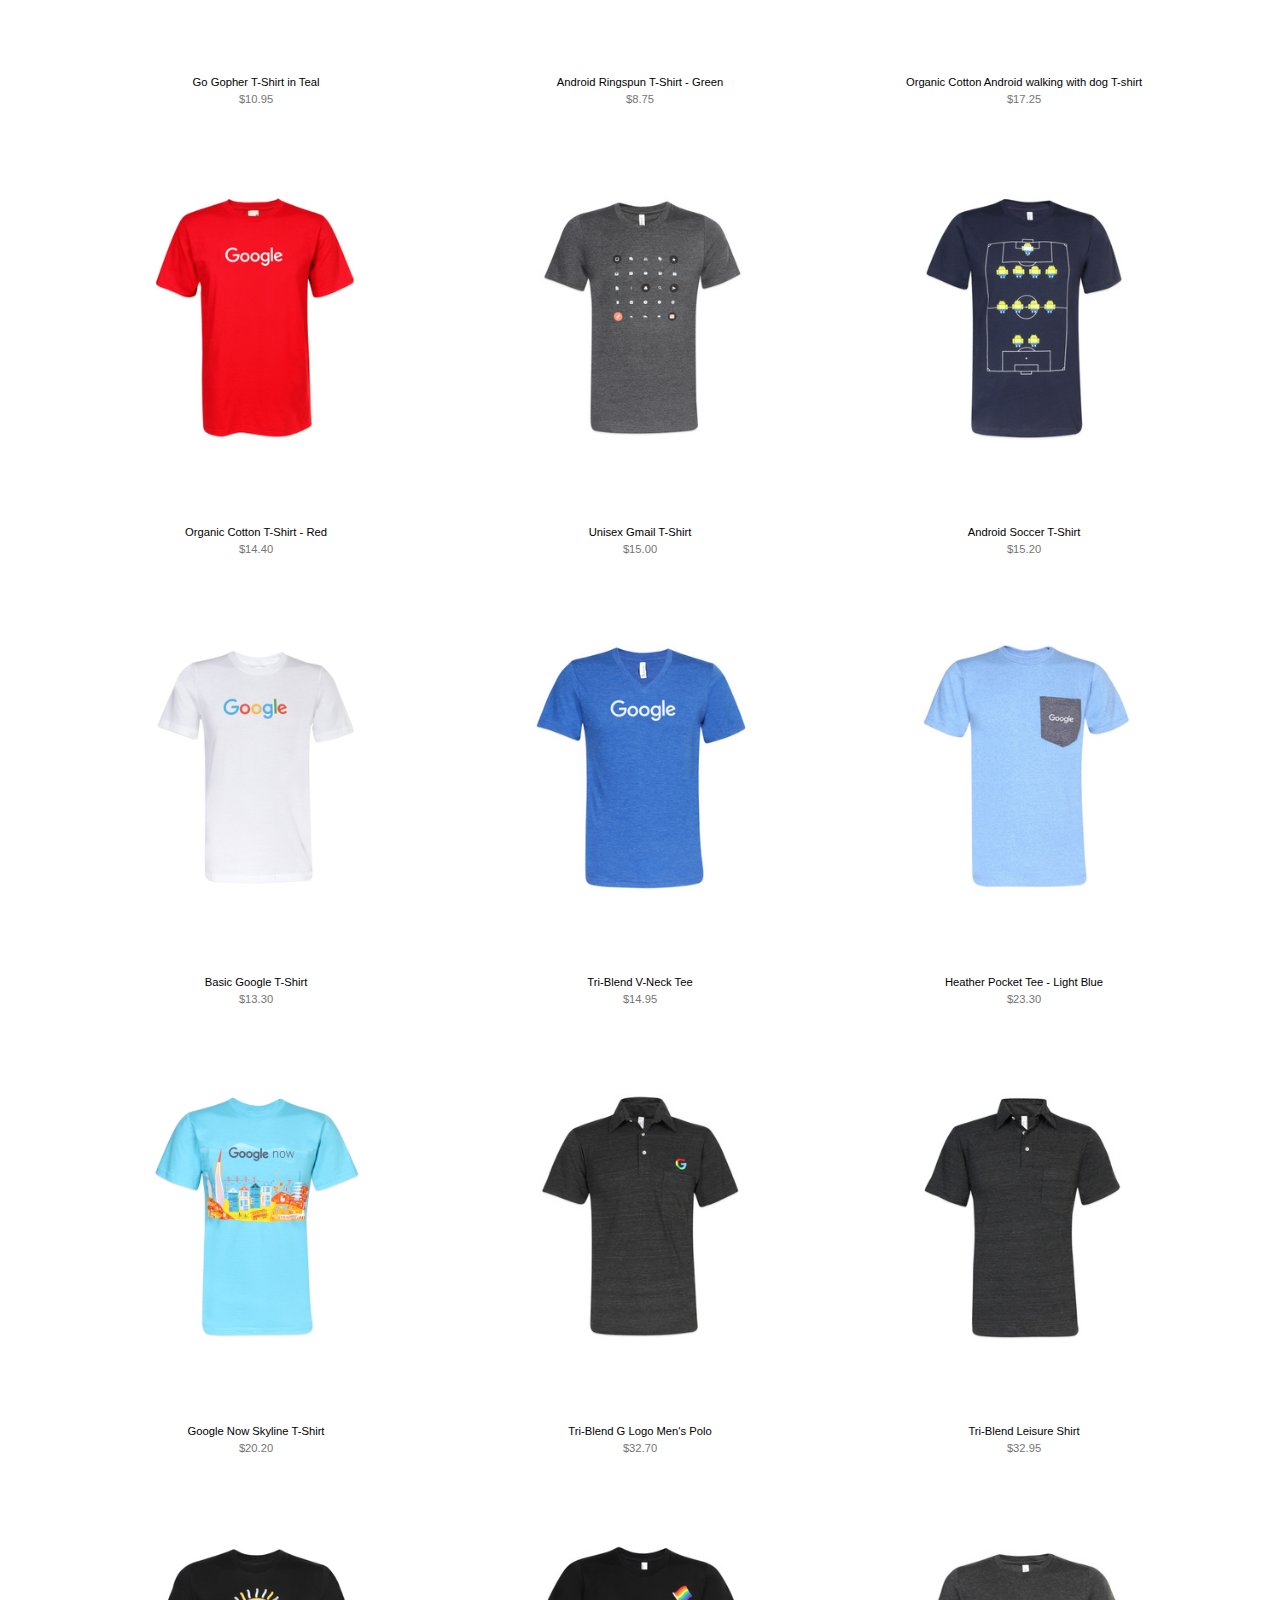
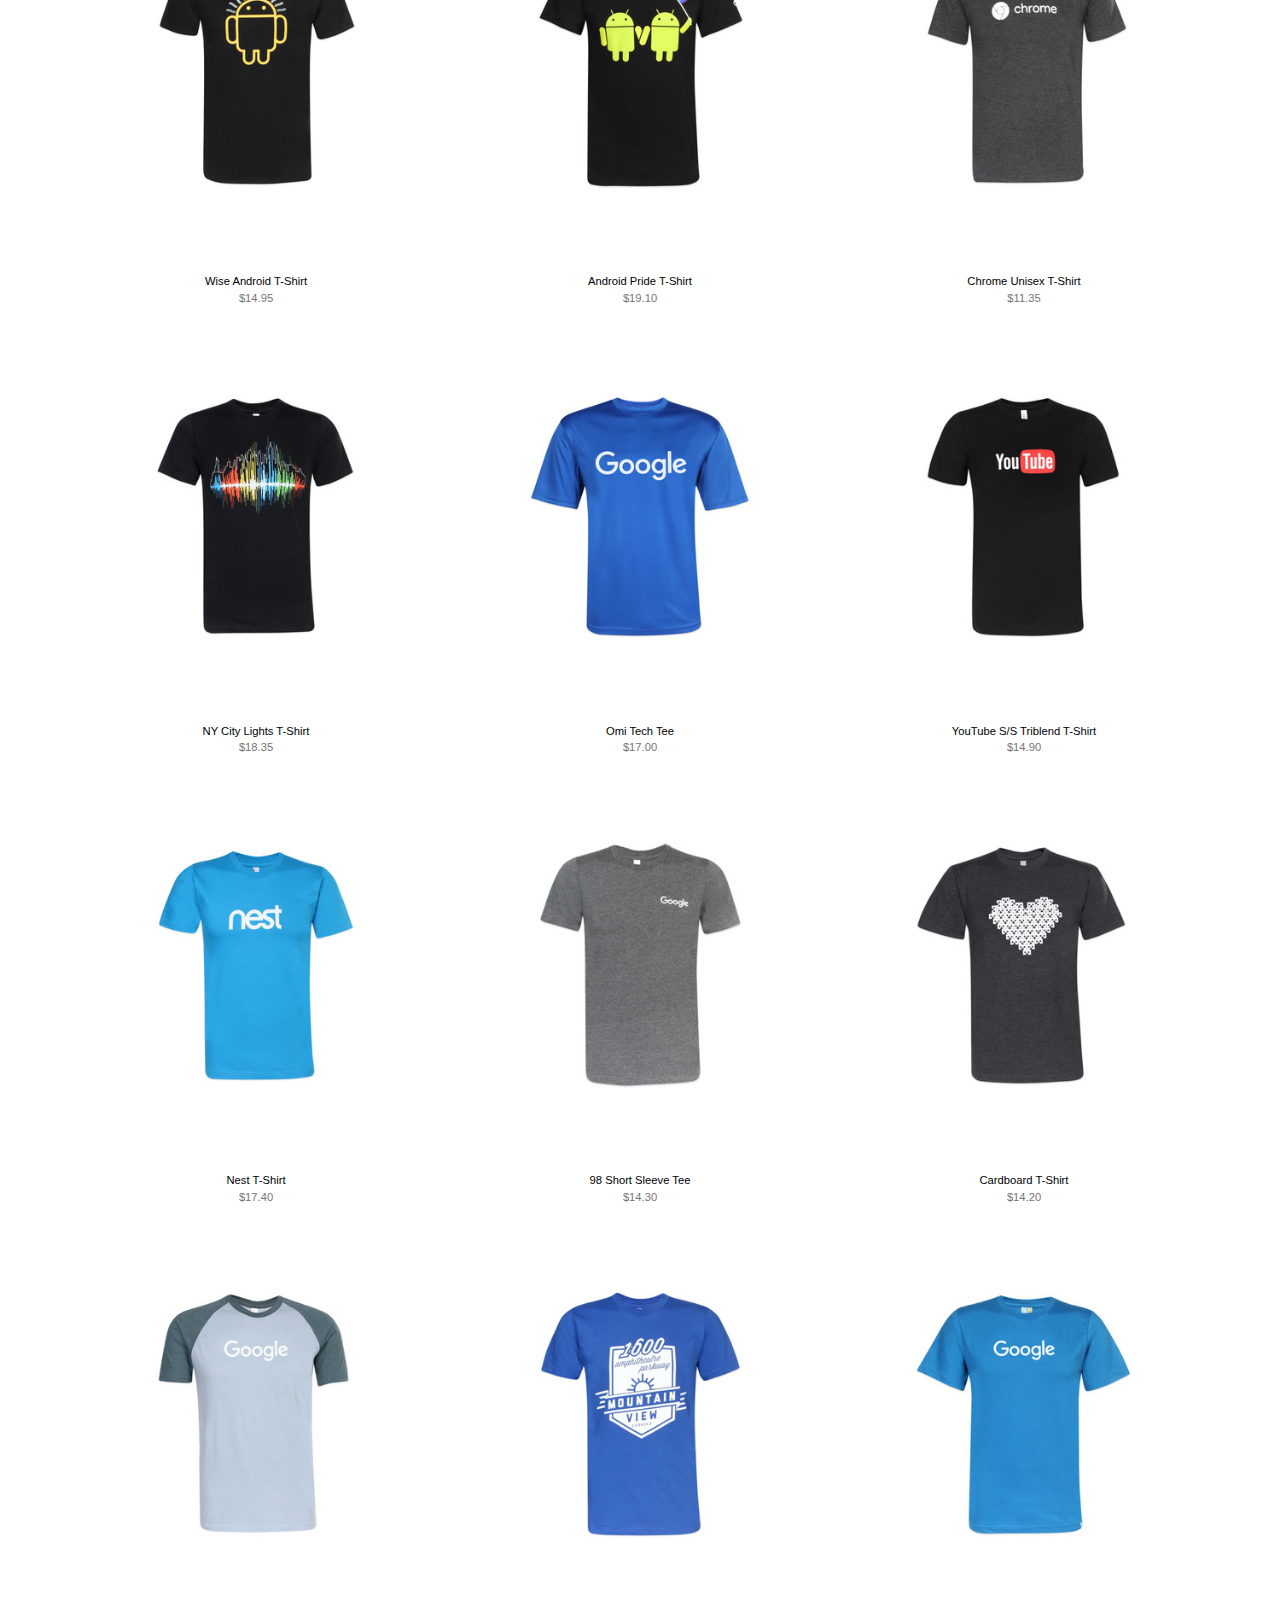
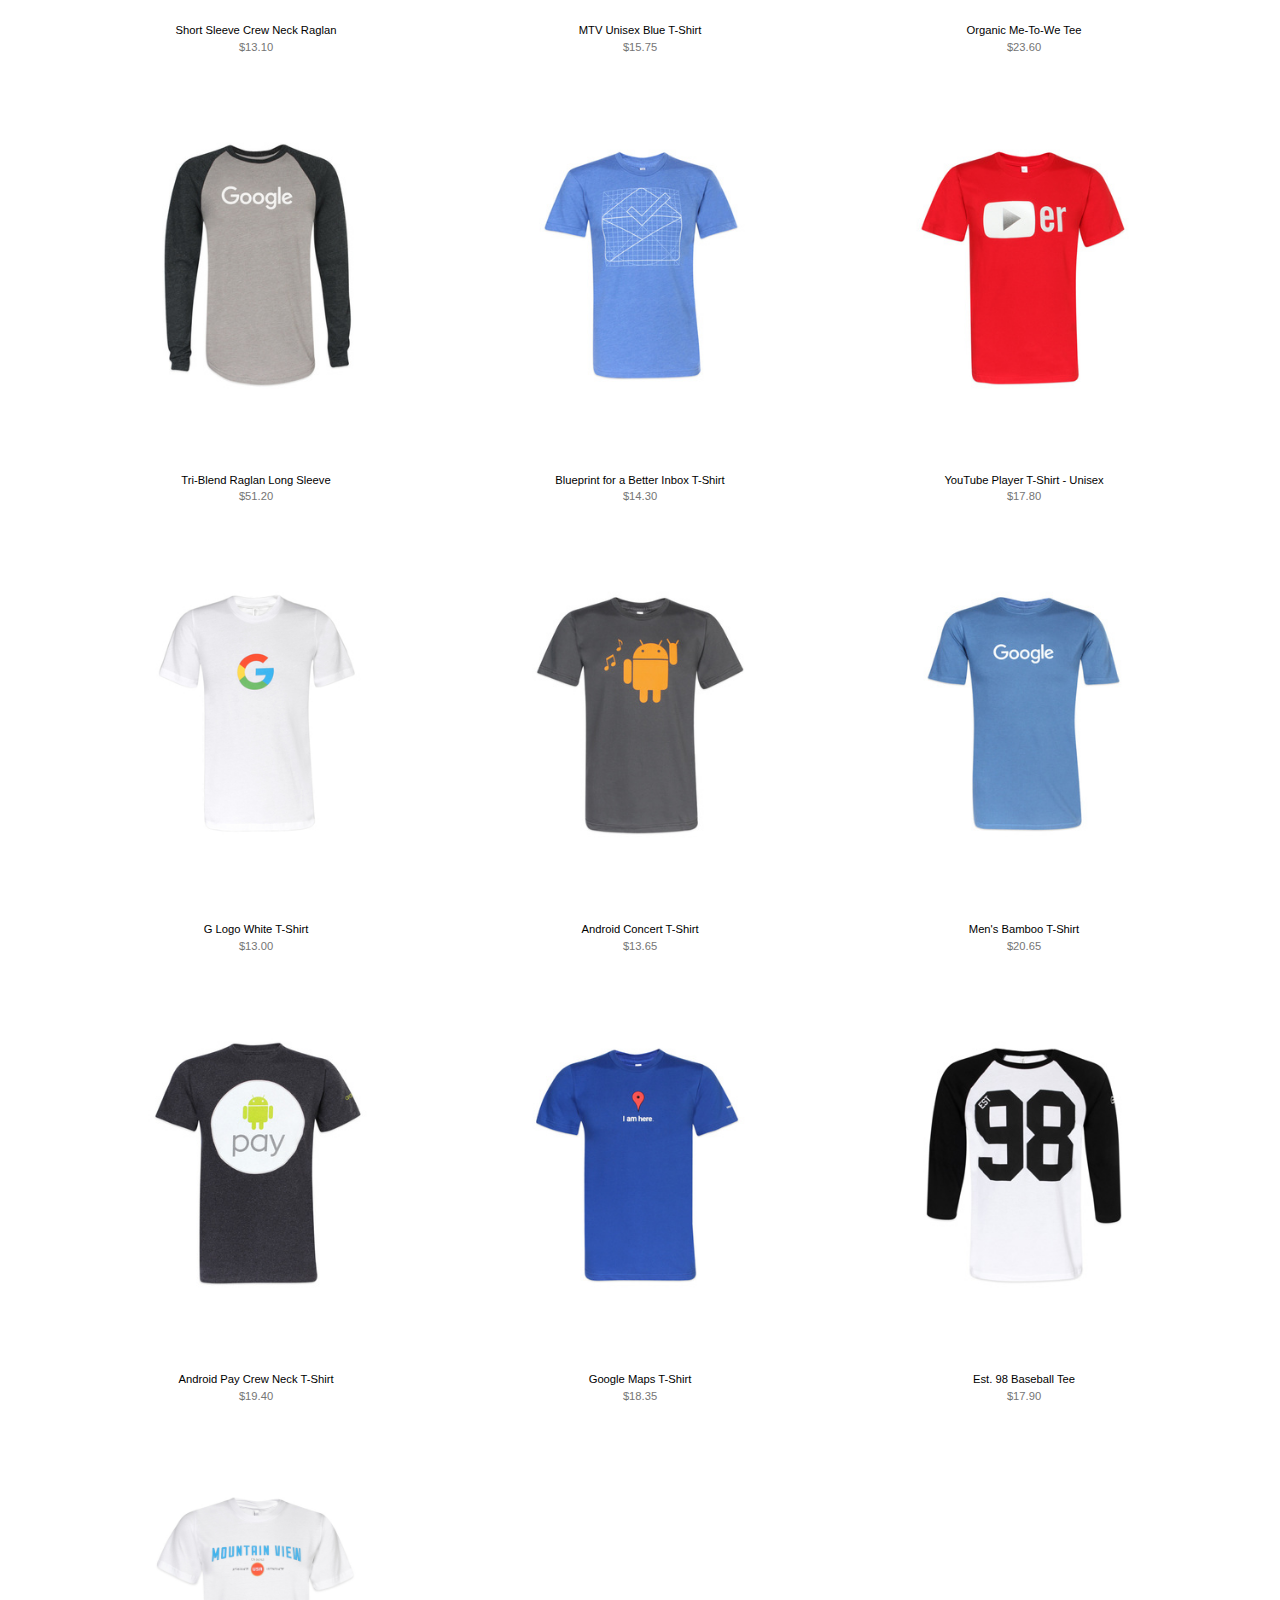
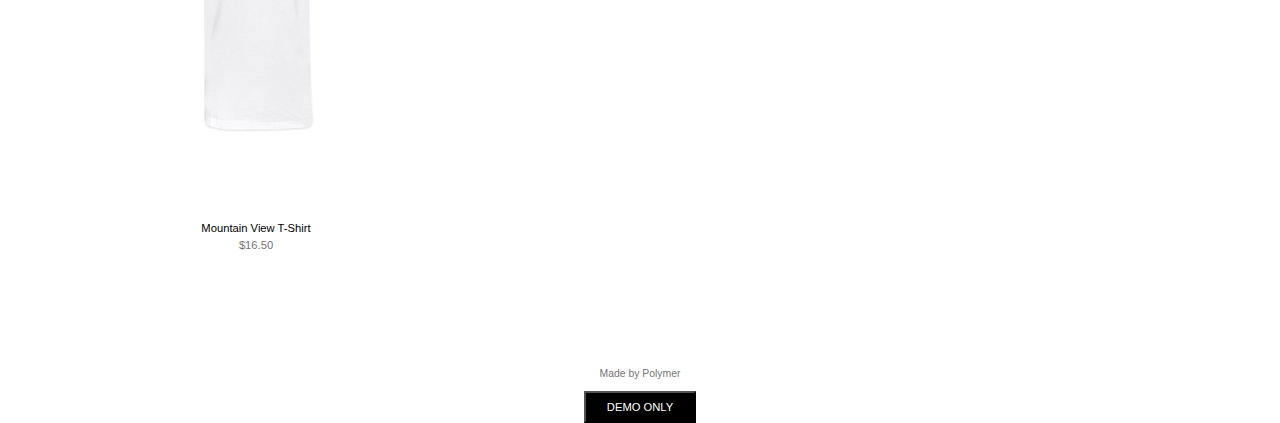
<file: pages/men-t-shirts.html>
<!DOCTYPE html>
<html lang="en">
  <head>
    <meta charset="UTF-8" />
    <meta name="viewport" content="width=device-width, initial-scale=1.0" />
    <link rel="stylesheet" href="../styles/reset.css" />
    <link rel="icon" type="image/png" sizes="32x32" href="../icon.png" />
    <link
      rel="stylesheet"
      href="https://cdnjs.cloudflare.com/ajax/libs/font-awesome/4.7.0/css/font-awesome.min.css"
    />
    <link rel="stylesheet" href="../styles/styles.css" />
    <title>Mens's T-Shirts - SHOP</title>
  </head>
  <body>
    <header class="header">
      <div class="navbar">
        <input type="checkbox" id="menu-toggle" class="navdiv" />
        <label for="menu-toggle" class="burger-menu">
          <i class="fa fa-bars" style="font-size: 17px"></i>
        </label>
        <div class="menu-container">
          <nav class="menu-links">
            <a href="./mens-outerwear.html">Men's Outerwear</a>
            <a href="./ladies-outerwear.html">Ladie's Outerwear</a>
            <a href="./men-t-shirts.html">Men's T-shirt</a>
            <a href="./ladies-t-shirts.html">ladie's T-shirt</a>
          </nav>
        </div>
        <label for="menu-toggle" class="overlay"></label>
      </div>

      <a href="./Home.html"><h1 class="heading">SHOP</h1></a>
      <a href="./cart.html"><i class="fa fa-shopping-cart" style="font-size: 22px"></i></a>
    </header>
    <header class="desktop-header">
      <div class="desktop-menu-container">
        <nav class="desktop-menu-links">
          <a href="./mens-outerwear.html">Men's Outerwear</a>
          <a href="./ladies-outerwear.html">Ladie's Outerwear</a>
          <a href="./men-t-shirts.html">Men's T-shirt</a>
          <a href="./ladies-t-shirts.html">Ladie's T-shirt</a>
        </nav>
      </div>
    </header>
    <img src="../images/mens_tshirts.jpg" alt="image" id="desktop-mens-t-shirt-image">
    <main>
      <section class="details-header">
        <p>Men's T-Shirt</p>
        <p class="item-numbers">(40 items)</p>
      </section>
      <section class="item-list">
        <section>
          <a href="./single-page.html">
            <img src="../images/mens-t-shirts/mens-t-shirts-1.jpg" alt="images">
            <h3>YouTube Organic Cotton T-Shirt - Grey</h3>
            <p>&dollar;14.75</p>
          </a>
        </section>
        <section>
          <a href="./single-page.html">
            <img src="../images/mens-t-shirts/mens-t-shirts-2.jpg" alt="images">
            <h3>Inbox - Subtle Actions T-Shirt</h3>
            <p>&dollar;17.05</p>
          </a>
        </section>
        <section>
          <a href="./single-page.html">
            <img src="../images/mens-t-shirts/mens-t-shirts-3.jpg" alt="images">
            <h3>Adult Android Superhero T-Shirt</h3>
            <p>&dollar;14.95</p>
          </a>
        </section>
        <section>
          <a href="./single-page.html">
            <img src="../images/mens-t-shirts/mens-t-shirts-4.jpg" alt="images">
            <h3>Men's Vintage Heather T-Shirt</h3>
            <p>&dollar;15.80</p>
          </a>
        </section>
        <section>
          <a href="./single-page.html">
            <img src="../images/mens-t-shirts/mens-t-shirts-5.jpg" alt="images">
            <h3>Basic Black T-Shirt</h3>
            <p>&dollar;16.90</p>
          </a>
        </section>
        <section>
          <a href="./single-page.html">
            <img src="../images/mens-t-shirts/mens-t-shirts-6.jpg" alt="images">
            <h3>Local Guides T-Shirt</h3>
            <p>&dollar;15.70</p>
          </a>
        </section>
        <section>
          <a href="./single-page.html">
            <img src="../images/mens-t-shirts/mens-t-shirts-7.jpg" alt="images">
            <h3>Go Gopher T-Shirt in Teal</h3>
            <p>&dollar;10.95</p>
          </a>
        </section>
        <section>
          <a href="">
            <img src="../images/mens-t-shirts/mens-t-shirts-8.jpg" alt="images">
            <h3>Android Ringspun T-Shirt - Green</h3>
            <p>&dollar;8.75</p>
          </a>
        </section>
        <section>
          <a href="./single-page.html">
            <img src="../images/mens-t-shirts/mens-t-shirts-9.jpg" alt="images">
            <h3>Organic Cotton Android walking with dog T-shirt</h3>
            <p>&dollar;17.25</p>
          </a>
        </section>
        <section>
          <a href="">
            <img src="../images/mens-t-shirts/mens-t-shirts-10.jpg" alt="images">
            <h3>Organic Cotton T-Shirt - Red</h3>
            <p>&dollar;14.40</p>
          </a>
        </section>
        <section>
          <a href="./single-page.html">
            <img src="../images/mens-t-shirts/mens-t-shirts-11.jpg" alt="images">
            <h3>Unisex Gmail T-Shirt</h3>
            <p>&dollar;15.00</p>
          </a>
        </section>
        <section>
          <a href="">
            <img src="../images/mens-t-shirts/mens-t-shirts-12.jpg" alt="images">
            <h3>Android Soccer T-Shirt</h3>
            <p>&dollar;15.20</p>
          </a>
        </section>
        <section>
          <a href="./single-page.html">
            <img src="../images/mens-t-shirts/mens-t-shirts-13.jpg" alt="images">
            <h3>Basic Google T-Shirt</h3>
            <p>&dollar;13.30</p>
          </a>
        </section>
        <section>
          <a href="./single-page.html">
            <img src="../images/mens-t-shirts/mens-t-shirts-14.jpg" alt="images">
            <h3>Tri-Blend V-Neck Tee</h3>
            <p>&dollar;14.95</p>
          </a>
        </section>
        <section>
          <a href="./single-page.html">
            <img src="../images/mens-t-shirts/mens-t-shirts-15.jpg" alt="images">
            <h3>Heather Pocket Tee - Light Blue</h3>
            <p>&dollar;23.30</p>
          </a>
        </section>
        <section>
          <a href="./single-page.html">
            <img src="../images/mens-t-shirts/mens-t-shirts-16.jpg" alt="images">
            <h3>Google Now Skyline T-Shirt</h3>
            <p>&dollar;20.20</p>
          </a>
        </section>
        <section>
          <a href="./single-page.html">
            <img src="../images/mens-t-shirts/mens-t-shirts-17.jpg" alt="images">
            <h3>Tri-Blend G Logo Men's Polo</h3>
            <p>&dollar;32.70</p>
          </a>
        </section>
        <section>
          <a href="./single-page.html">
            <img src="../images/mens-t-shirts/mens-t-shirts-18.jpg" alt="images">
            <h3>Tri-Blend Leisure Shirt</h3>
            <p>&dollar;32.95</p>
          </a>
        </section>
        <section>
          <a href="./single-page.html">
            <img src="../images/mens-t-shirts/mens-t-shirts-19.jpg" alt="images">
            <h3>Wise Android T-Shirt</h3>
            <p>&dollar;14.95</p>
          </a>
        </section>
        <section>
          <a href="./single-page.html">
            <img src="../images/mens-t-shirts/mens-t-shirts-20.jpg" alt="images">
            <h3>Android Pride T-Shirt</h3>
            <p>&dollar;19.10</p>
          </a>
        </section>
        <section>
          <a href="./single-page.html">
            <img src="../images/mens-t-shirts/mens-t-shirts-21.jpg" alt="images">
            <h3>Chrome Unisex T-Shirt</h3>
            <p>&dollar;11.35</p>
          </a>
        </section>
        <section>
          <a href="./single-page.html">
            <img src="../images/mens-t-shirts/mens-t-shirts-22.jpg" alt="images">
            <h3>NY City Lights T-Shirt</h3>
            <p>&dollar;18.35</p>
          </a>
        </section>
        <section>
          <a href="./single-page.html">
            <img src="../images/mens-t-shirts/mens-t-shirts-23.jpg" alt="images">
            <h3>Omi Tech Tee</h3>
            <p>&dollar;17.00</p>
          </a>
        </section>
        <section>
          <a href="./single-page.html">
            <img src="../images/mens-t-shirts/mens-t-shirts-24.jpg" alt="images">
            <h3>YouTube S/S Triblend T-Shirt</h3>
            <p>&dollar;14.90</p>
          </a>
        </section>
        <section>
          <a href="./single-page.html">
            <img src="../images/mens-t-shirts/mens-t-shirts-25.jpg" alt="images">
            <h3>Nest T-Shirt</h3>
            <p>&dollar;17.40</p>
          </a>
        </section>
        <section>
          <a href="./single-page.html">
            <img src="../images/mens-t-shirts/mens-t-shirts-26.jpg" alt="images">
            <h3>98 Short Sleeve Tee</h3>
            <p>&dollar;14.30</p>
          </a>
        </section>
        <section>
          <a href="./single-page.html">
            <img src="../images/mens-t-shirts/mens-t-shirts-27.jpg" alt="images">
            <h3>Cardboard T-Shirt</h3>
            <p>&dollar;14.20</p>
          </a>
        </section>
        <section>
          <a href="./single-page.html">
            <img src="../images/mens-t-shirts/mens-t-shirts-28.jpg" alt="images">
            <h3>Short Sleeve Crew Neck Raglan</h3>
            <p>&dollar;13.10</p>
          </a>
        </section>

        <section>
          <a href="./single-page.html">
            <img src="../images/mens-t-shirts/mens-t-shirts-29.jpg" alt="images">
            <h3>MTV Unisex Blue T-Shirt</h3>
            <p>&dollar;15.75</p>
          </a>
        </section>
        <section>
          <a href="./single-page.html">
            <img src="../images/mens-t-shirts/mens-t-shirts-30.jpg" alt="images">
            <h3>Organic Me-To-We Tee</h3>
            <p>&dollar;23.60</p>
          </a>
        </section>
        <section>
          <a href="./single-page.html">
            <img src="../images/mens-t-shirts/mens-t-shirts-31.jpg" alt="images">
            <h3>Tri-Blend Raglan Long Sleeve</h3>
            <p>&dollar;51.20</p>
          </a>
        </section>
        <section>
          <a href="./single-page.html">
            <img src="../images/mens-t-shirts/mens-t-shirts-32.jpg" alt="images">
            <h3>Blueprint for a Better Inbox T-Shirt</h3>
            <p>&dollar;14.30</p>
          </a>
        </section>
        <section>
          <a href="./single-page.html">
            <img src="../images/mens-t-shirts/mens-t-shirts-33.jpg" alt="images">
            <h3>YouTube Player T-Shirt - Unisex</h3>
            <p>&dollar;17.80</p>
          </a>
        </section>
        <section>
          <a href="">
            <img src="../images/mens-t-shirts/mens-t-shirts-34.jpg" alt="images">
            <h3>G Logo White T-Shirt</h3>
            <p>&dollar;13.00</p>
          </a>
        </section>
        <section>
          <a href="./single-page.html">
            <img src="../images/mens-t-shirts/mens-t-shirts-35.jpg" alt="images">
            <h3>Android Concert T-Shirt</h3>
            <p>&dollar;13.65</p>
          </a>
        </section>
        <section>
          <a href="./single-page.html">
            <img src="../images/mens-t-shirts/mens-t-shirts-36.jpg" alt="images">
            <h3>Men's Bamboo T-Shirt</h3>
            <p>&dollar;20.65</p>
          </a>
        </section>
        <section>
          <a href="./single-page.html">
            <img src="../images/mens-t-shirts/mens-t-shirts-37.jpg" alt="images">
            <h3>Android Pay Crew Neck T-Shirt</h3>
            <p>&dollar;19.40</p>
          </a>
        </section>
        <section>
          <a href="./single-page.html">
            <img src="../images/mens-t-shirts/mens-t-shirts-38.jpg" alt="images">
            <h3>Google Maps T-Shirt</h3>
            <p>&dollar;18.35</p>
          </a>
        </section>
        <section>
          <a href="./single-page.html">
            <img src="../images/mens-t-shirts/mens-t-shirts-39.jpg" alt="images">
            <h3>Est. 98 Baseball Tee</h3>
            <p>&dollar;17.90</p>
          </a>
        </section>
        <section>
          <a href="./single-page.html">
            <img src="../images/mens-t-shirts/mens-t-shirts-40.jpg" alt="images">
            <h3>Mountain View T-Shirt</h3>
            <p>&dollar;16.50</p>
          </a>
        </section>
    </section>
    </main>
    <footer class="footer-class">
      <p>Made by Polymer</p>
      <button>DEMO ONLY</button>
    </footer>
  </body>
</html>
</file>
<file: styles/styles.css>
body {
  margin: 0;
  font-size: 17px;
  font-family: "Roboto", "Noto", sans-serif;
  line-height: 1.5;
  font-weight: 500;
  width: 100%;
}
.header {
  display: flex;
  flex-direction: row;
  justify-content: space-between;
  align-items: center;
  padding: 10px;
  position: relative;
  height: 3rem;
  width: 100%;
}
.desktop-header {
  display: none;
}
.navbar {
  display: flex;
  align-items: center;
  position: relative;
  justify-content: space-around;
}
.burger-menu {
  cursor: pointer;
  position: relative;
  margin-left: 0.6rem;
  /* z-index: 2; */
}
.navdiv:checked + .burger-menu {
  visibility: hidden;
  opacity: 0;
}
.menu-container {
  /* display: none; */
  position: fixed;
  left: 0;
  top: 0;
  height: 100%;
  width: 60%;
  background-color: white;
  z-index: 1;
  transform: translateX(-100%);
}
.menu-links {
  margin-top: 20px;
  display: flex;
  flex-direction: column;
  padding: 10px;
  width: 100%;
  height: 100%;
}
.menu-links a {
  padding: 10px;
  font-size: 0.8rem;
  text-decoration: none;
  color: #757575;
}
.navdiv:checked ~ .menu-container {
  display: flex;
  transition: transform 0.5s ease-in-out;
  transform: translateX(0);
}
.overlay {
  display: none;
  position: fixed;
  top: 0;
  left: 0;
  width: 100%;
  height: 100%;
  background: rgba(0, 0, 0, 0.2);
  transition: opacity 0.3s ease-in-out;
}
.navdiv:checked ~ .overlay {
  display: block;
}
.navdiv {
  display: none;
}
a {
  text-decoration: none;
}
.heading {
  letter-spacing: 5px;
  position: relative;
  text-decoration: none;
  color: black;
  font-size: 16px;
  font-weight: bold;
}
.fa-shopping-cart {
  font-size: 16px;
  margin-right: 1rem;
}
.mens-outerwear {
  display: flex;
  flex-direction: column;
  justify-self: center;
  align-items: center;
  gap: 20px;
}
#mens-outerwear-image {
  object-fit: cover;
  width: 100%;
  height: 300px;
}
.mens-outerwear button {
  /* text-align: center; */
  width: 9rem;
  height: 2.5rem;
  font-size: 15px;
  background-color: white;
}
.ladies-outerwear {
  margin-top: 2rem;
  display: flex;
  flex-direction: column;
  justify-self: center;
  align-items: center;
  gap: 20px;
}
#ladies-outerwear-image {
  object-fit: cover;
  width: 100%;
  height: 300px;
}
.ladies-outerwear button {
  width: 9rem;
  height: 2.5rem;
  font-size: 15px;
  background-color: white;
}
.t-shirts {
  display: flex;
  flex-direction: row;
  margin-top: 2rem;
  font-size: 15px;
}
.mens-t-shirts {
  display: flex;
  flex-direction: column;
  justify-self: center;
  align-items: center;
  gap: 20px;
}
.ladies-t-shirts {
  display: flex;
  flex-direction: column;
  justify-self: center;
  align-items: center;
  gap: 20px;
}
#mens-t-shirts-image {
  object-fit: cover;
  width: 100%;
  height: 300px;
}
#ladies-t-shirts-image {
  object-fit: cover;
  width: 100%;
  height: 300px;
}
.mens-t-shirts button {
  width: 8rem;
  height: 2.5rem;
  font-size: 15px;
  background-color: white;
}
.ladies-t-shirts button {
  width: 8rem;
  height: 2.5rem;
  font-size: 15px;
  background-color: white;
}
.footer-class {
  display: flex;
  flex-direction: column;
  gap: 0.6rem;
  margin-top: 2rem;
  font-size: 18px;
  justify-self: center;
  align-items: center;
}
.footer-class p {
  color: #757575;
  font-size: 0.65rem;
}
.footer-class button {
  width: 7rem;
  height: 2rem;
  padding: 5px;
  font-size: 0.7rem;
  background-color: black;
  color: white;
}
.details-header {
  font-weight: 700px;
  display: flex;
  flex-direction: column;
  justify-self: center;
  align-items: center;
  gap: 0.5rem;
}
.item-numbers {
  color: #757575;
  font-size: 0.7rem;
}
#desktop-mens-outerwear-image {
  display: none;
}
#desktop-ladies-outerwear-image {
  display: none;
}
#desktop-mens-t-shirt-image {
  display: none;
}
#desktop-ladies-t-shirt-image {
  display: none;
}
.item-list {
  display: grid;
  grid-template-columns: repeat(2, 40%);
  place-content: space-evenly;
  font-size: 0.6rem;
  margin-top: 2rem;
  place-items: center;
}
.item-list h3 {
  text-align: center;
  color: black;
  margin-top: 2rem;
}
.item-list p {
  text-align: center;
  color: #757575;
  font-size: 0.7rem;
  margin-bottom: 2rem;
}
.x-symbol {
  position: absolute;
  margin-left: 85%;
  font-size: 1.3rem;
  color: #757575;
  margin-top: 0;
}
.cart-class {
  display: flex;
  flex-direction: row;
  margin-left: 1.5rem;
  margin-top: 2rem;
}
#name-seperator {
  position: absolute;
  left: 5.9rem;
  margin-top: 0.5rem;
  font-size: 0.7rem;
}
.cart-class img {
  width: 70px;
  height: 70px;
}
.product-details {
  position: fixed;
  display: flex;
  flex-direction: row;
  justify-self: flex-end;
  align-items: flex-end;
  font-size: 0.7rem;
  margin-top: 2.2rem;
  right: 35px;
  gap: 1.5rem;
  color: #757575;
}
.product-numbers {
  display: flex;
  flex-direction: row;
  gap: 1rem;
}
.checkout-button {
  position: fixed;
  bottom: 0px;
  width: 100%;
  height: 4rem;
  background-color: rgba(23, 44, 80, 255);
  color: white;
  font-size: 0.9rem;
}
#footer-class-cart {
  display: none;
}
.total {
  margin-top: 1.5rem;
  position: fixed;
  right: 1.5rem;
  font-size: 1rem;
  font-weight: bold;
}
.form-header {
  display: flex;
  flex-direction: column;
  justify-content: center;
  align-items: center;
}
.details-form {
  display: flex;
  flex-direction: column;
  margin: 0.5rem 1.5rem 0 1.5rem;
}
.details-form h2 {
  font-size: 0.8em;
  font-weight: bold;
}
.details-form p {
  font-size: 0.8em;
}
.personal-details {
  display: flex;
  flex-direction: column;
  width: 95%;
  gap: 20px;
}

.input-container {
  position: relative;
  margin-bottom: 0px;
}
.input-container::after {
  content: "";
  position: absolute;
  bottom: 0px;
  left: 50%;
  width: 0;
  height: 2px;
  background-color: black;
  transition: width 0.4s ease-in-out, left 0.4s ease-in-out;
}
.input-container:focus-within::after {
  width: 100%;
  left: 0;
}
.personal-details input {
  width: 100%;
  padding: 20px 0 5px 0;
  border: none;
  border-bottom: 1px solid black;
  outline: none;
  background: transparent;
  font-size: 16px;
}
.costal {
  display: flex;
  flex-direction: row;
  gap: 30px;
}
.personal-details select {
  border: none;
  border-bottom: 0.1px solid #757575;
  padding-top: 0px;
  min-width: 100%;
}
.checkbox-class {
  display: flex;
  flex-direction: row;
  gap: 10px;
}
.checkbox-class input {
  width: 20px;
  height: 20px;
}
.checkbox-class {
  font-size: 0.8rem;
}
#billing-address {
  display: none;
  flex-direction: column;
  gap: 30px;
}
.personal-details:has(.checkbox-class input:checked) #billing-address {
  display: flex;
}
.payment-details {
  display: flex;
  flex-direction: column;
  width: 95%;
  gap: 20px;
  margin-top: 10%;
}
.payment-details input {
  width: 100%;
  padding: 20px 0 5px 0;
  border: none;
  border-bottom: 1px solid #757575;
  outline: none;
  background: transparent;
  font-size: 16px;
}
.dates-sections {
  display: flex;
  flex-direction: row;
  gap: 2%;
}
.dates-sections select {
  border-bottom: 1px solid #757575;
  width: 30%;
  padding-top: 15px;
  padding-bottom: 0px;
}
#CVV {
  position: relative;
  padding-bottom: 10px;
  padding-top: 20px;
  font-size: 16px;
  min-width: 100%;
  background: transparent;
  margin-bottom: 0;
  /* height: 80px; */
}
.order-summary {
  display: flex;
  flex-direction: column;
  gap: 0.1rem;
  margin-top: 1rem;
  margin-bottom: 2rem;
}
.items {
  display: flex;
  flex-direction: row;
  justify-content: space-between;
  font-size: 1.1rem;
}
.item1 {
  margin-top: 0.5rem;
}
.items-total {
  margin-top: 8%;
  margin-bottom: 30%;
}
input:focus::placeholder {
  transform: translatey(-20px);
  transition: 0.3s;
  z-index: 4;
  color: black;
  font-size: 0.7rem;
}
#Checkout-footer-class {
  display: none;
}
.place-order-button {
  position: fixed;
  bottom: 0;
  left: 0;
  width: 100%;
  height: 3.5rem;
  background-color: rgba(4, 36, 93, 0.953);
  color: white;
}
.single-page-container {
  display: flex;
  flex-direction: column;
  justify-self: center;
  /* align-content: center; */
  width: 90%;
  gap: 1rem;
}
.single-page-inner-container {
  display: flex;
  flex-direction: column;
  row-gap: 1rem;
  font-size: 1rem;
  color: #757575;
}
#single-page-image {
  width: 100%;
  height: 100%;
}
.single-page-heading {
  font-size: 1.3rem;
  color: black;
}
.single-page-container hr {
  margin-top: 0.4rem;
}
.single-page-container .single-page-size {
  display: flex;
}
.single-page-container .single-page-size {
  display: flex;
  gap: 4rem;
}
.single-page-container .single-page-size select,
.single-page-container .single-page-quantity select {
  width: 75%;
}
.single-page-container .single-page-quantity {
  display: flex;
  gap: 2rem;
}
.single-page-container h2 {
  font-size: 1rem;
  color: black;
  font-weight: bold;
}
.single-page-container ul {
  font-size: 0.9rem;
  margin-left: 10%;
  margin-bottom: 50%;
}
#single-page-footer {
  display: none;
}
.add-cart-button button {
  position: fixed;
  bottom: 0;
  left: 0;
  width: 100%;
  height: 4rem;
  background-color: rgba(23, 44, 80, 255);
  color: white;
}
@media screen and (min-width: 700px) {
  .desktop-header {
    display: flex;
    justify-content: center;
    padding-bottom: 1rem;
  }
  .desktop-menu-links {
    display: flex;
    justify-items: center;
    gap: 10px;
    font-size: 0.7rem;
  }
  .desktop-menu-links a {
    color: black;
    padding: 10px;
  }
  .desktop-menu-links a:focus {
    background-color: rgba(62, 59, 59, 0.414);
  }
  .navdiv {
    display: none;
  }
  .burger-menu {
    display: none;
  }
  #desktop-mens-outerwear-image {
    display: block;
    width: 100%;
    height: 12rem;
    margin-bottom: 1rem;
  }
  #desktop-ladies-outerwear-image {
    display: block;
    width: 100%;
    height: 12rem;
    margin-bottom: 1rem;
  }
  #desktop-mens-t-shirt-image {
    display: block;
    width: 100%;
    height: 12rem;
    margin-bottom: 1rem;
  }
  #desktop-ladies-t-shirt-image {
    display: block;
    width: 100%;
    height: 12rem;
    margin-bottom: 1rem;
  }
  .item-list {
    grid-template-columns: repeat(3, 30%);
    place-content: space-evenly;
  }
  .product-details {
    position: absolute;
    margin-top: 0.5rem;
    right: 15%;
  }
  .cart-total-button {
    display: flex;
    justify-content: end;
    gap: 10px;
  }
  .cart-total-button button {
    position: static;
    background-color: white;
    color: black;
    width: 8rem;
    height: 2rem;
    font-size: 0.7rem;
    margin-right: 5rem;
  }
  .total {
    position: absolute;
    right: 15rem;
    margin-top: 0.5rem;
  }
  #footer-class-cart {
    position: fixed;
    display: flex;
    flex-direction: column;
    gap: 10px;
    bottom: 0;
    margin-left: 45%;
    color: #757575;
  }
  #footer-class-cart button {
    background-color: black;
    color: white;
    padding: 0.5rem;
  }
  .details-form {
    flex-direction: row;
    gap: 5%;
    width: 100%;
    overflow: hidden;
    margin-top: 2rem;
    overflow: hidden;
    justify-content: center;
  }
  .details-header {
    margin-left: -5%;
  }
  .personal-details-main {
    width: 40%;
  }
  .payment-details {
    width: 40%;
    margin-top: 0;
  }
  #CVV {
    width: 15%;
  }
  .dates-sections select {
    padding-bottom: 3%;
  }
  #Checkout-footer-class {
    display: flex;
  }
  .place-order-button {
    position: absolute;
    width: 10rem;
    top: 36rem;
    left: 55%;
    height: 2rem;
    background-color: white;
    color: black;
    font-size: 0.7rem;
  }
  .form-header {
    margin-top: 5%;
    margin-left: -3%;
  }
  .single-page-container {
    flex-direction: row;
    margin-top: 7%;
    font-size: 0.1rem;
    gap: 50px;
  }
  .single-page-desktop-image {
    width: 50%;
    height: 60%;
  }
  .single-page-inner-container {
    width: 40%;
    font-size: 0.8rem;
  }
  .single-page-container h2 {
    font-size: 0.8rem;
  }
  .single-page-container ul {
    font-size: 0.7rem;
  }
  .single-page-container .single-page-size select,
  .single-page-container .single-page-quantity select {
    width: 75%;
    padding: 0px;
  }
  .single-page-container .single-page-quantity {
    gap: 2.6rem;
  }
  .single-page-container hr {
    margin-top: 0;
  }
  .add-cart-button button {
    position: static;
    width: 9rem;
    height: 2rem;
    background-color: white;
    color: black;
    top: 0;
    margin-bottom: 10%;
    font-size: 0.6rem;
  }
  .single-page-container ul {
    margin-bottom: 8%;
  }
  #single-page-footer {
    display: flex;
  }
  #arrow {
    display: none;
  }
}
@media screen and (min-width: 1200px) {
  .main-container {
    width: 95%;
    margin-left: 2.5%;
  }
  .t-shirts {
    width: 97%;
    margin-left: 1.5%;
  }
  #desktop-mens-outerwear-image {
    width: 98%;
    margin-left: 1%;
    height: 15rem;
  }
  #desktop-ladies-outerwear-image {
    width: 98%;
    margin-left: 1%;
    height: 15rem;
  }
  #desktop-mens-t-shirt-image {
    width: 98%;
    margin-left: 1%;
    height: 15rem;
  }
  #desktop-ladies-t-shirt-image {
    width: 98%;
    margin-left: 1%;
    height: 15rem;
  }
  .item-list {
    grid-template-columns: repeat(3, 20%);
  }
  .item-list h3 {
    margin-top: 5rem;
  }
  .item-list p {
    margin-bottom: 5rem;
  }
  .details-header {
    margin-left: 8%;
  }
  .cart-container {
    display: flex;
    flex-direction: column;
    width: 86%;
    margin-left: 2%;
  }
  .cart-class {
    margin-left: 10%;
  }
  .product-details {
    right: 20%;
    width: 30%;
    gap: 20%;
  }
  .total {
    right: 27rem;
    font-size: 0.9rem;
  }
  .x-symbol {
    margin-left: 70%;
  }
  #name-seperator {
    position: relative;
    left: 1rem;
  }
  .details-form {
    width: 80%;
    margin-left: 10%;
  }
  #CVV {
    width: 11.5%;
    padding-bottom: 5px;
  }
  .items {
    font-size: 0.8rem;
  }
  .place-order-button {
    left: 52%;
  }
}
</file>
